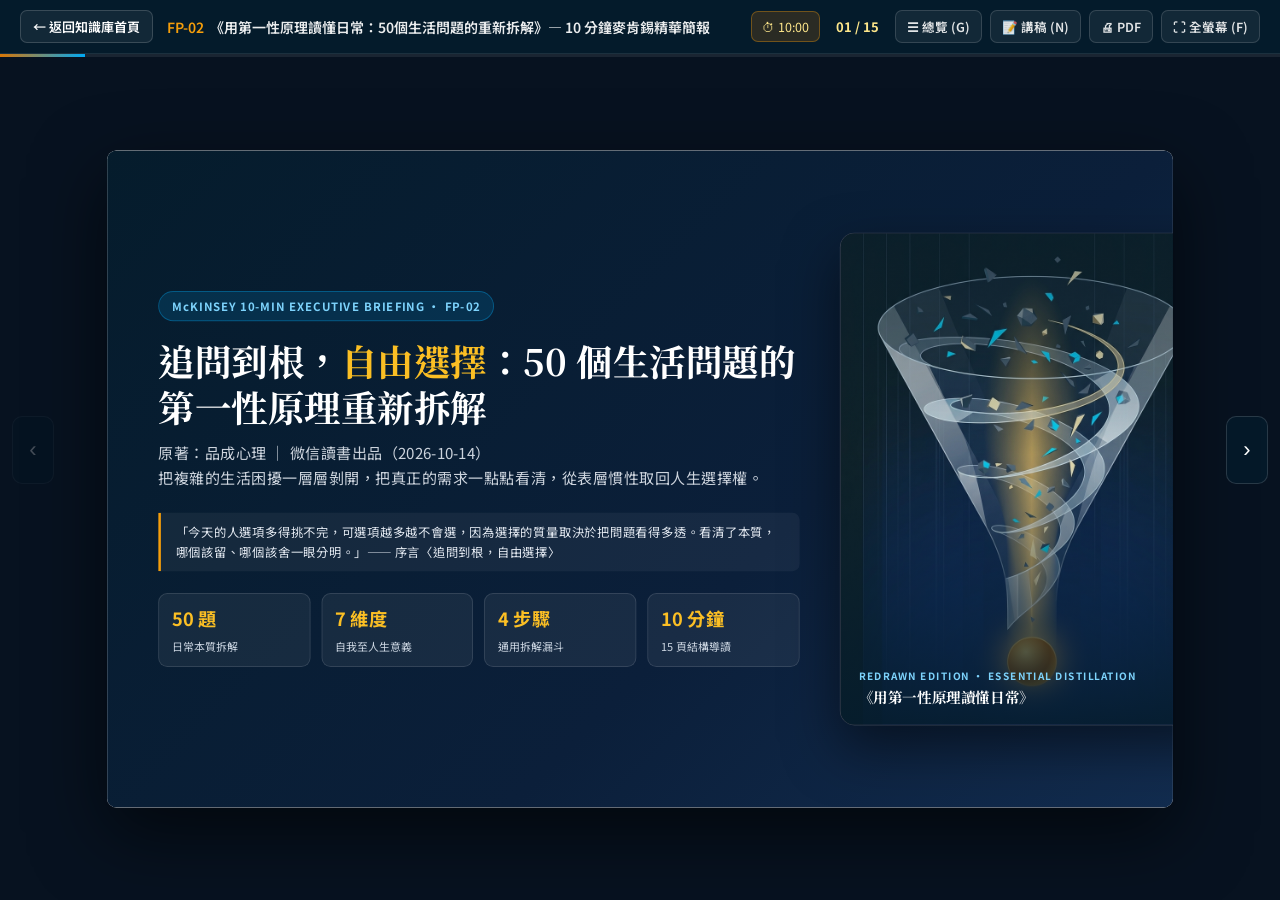
<file: decks/fp-daily-50-pincheng.html>
<!DOCTYPE html>
<html lang="zh-Hant">
<head>
  <meta charset="UTF-8" />
  <meta name="viewport" content="width=device-width, initial-scale=1.0" />
  <title>《用第一性原理讀懂日常》10 分鐘麥肯錫精華簡報 ｜ 第一性原理知識庫</title>
  <link rel="preconnect" href="https://fonts.googleapis.com" />
  <link rel="preconnect" href="https://fonts.gstatic.com" crossorigin />
  <link href="https://fonts.googleapis.com/css2?family=Noto+Sans+TC:wght@400;500;600;700;800&family=Noto+Serif+TC:wght@600;700&display=swap" rel="stylesheet" />
  <link rel="stylesheet" href="../assets/css/deck.css" />
</head>
<body>
  <!-- Top Toolbar -->
  <header class="deck-topbar">
    <div class="deck-left">
      <a href="../index.html" class="btn-back-home">← 返回知識庫首頁</a>
      <div class="deck-title-bar"><span>FP-02</span>《用第一性原理讀懂日常：50個生活問題的重新拆解》— 10 分鐘麥肯錫精華簡報</div>
    </div>
    <div class="deck-controls">
      <span class="timer-pill" id="timer-pill" title="點擊開始/暫停 10 分鐘演講計時（雙擊重置）">⏱ 10:00</span>
      <span class="slide-counter" id="slide-counter">01 / 15</span>
      <button type="button" class="ctrl-btn" id="btn-grid" title="縮圖總覽與頁內檢索 (G)">☰ 總覽 (G)</button>
      <button type="button" class="ctrl-btn" id="btn-notes" title="切換三段式講者備忘稿 (N)">📝 講稿 (N)</button>
      <button type="button" class="ctrl-btn" id="btn-print" title="列印或匯出 PDF">🖨 PDF</button>
      <button type="button" class="ctrl-btn" id="btn-fullscreen" title="全螢幕簡報 (F)">⛶ 全螢幕 (F)</button>
    </div>
  </header>

  <div class="progress-track"><div class="progress-fill" id="progress-fill"></div></div>

  <button type="button" class="nav-arrow prev" id="btn-prev" aria-label="上一頁">‹</button>
  <button type="button" class="nav-arrow next" id="btn-next" aria-label="下一頁">›</button>

  <main class="stage-wrapper" id="stage-wrapper">
    <div class="stage-scaler" id="stage-scaler">

      <!-- ==================== SLIDE 1: COVER ==================== -->
      <section class="slide cover-slide active" id="slide-1" data-kicker="封面與核心主張" data-title="追問到根，自由選擇：拆解七大人生維度五十個日常難題"
        data-note-conclusion="品成心理《用第一性原理讀懂日常》的核心主張是「追問到根，自由選擇」——現代人選項極多卻越選越焦慮，根源在於看不清問題本質。"
        data-note-evidence="全書由微信讀書出品（2026年10月），涵蓋七個生活維度共 50 個高頻命題，每題都以「本質是 X，不是 Y」的對立結構呈現，並結合東西方經典與現代心理/經濟學實證。"
        data-note-transition="第 2 頁先用一張全書結構骨架圖，看懂這 50 個問題是如何從內在自我一路展開到終極人生意義。">
        <div class="cover-grid">
          <div>
            <div class="cover-eyebrow">McKINSEY 10-MIN EXECUTIVE BRIEFING · FP-02</div>
            <h1 class="cover-title">追問到根，<span>自由選擇</span>：50 個生活問題的第一性原理重新拆解</h1>
            <p class="cover-subtitle">
              原著：品成心理 ｜ 微信讀書出品（2026-10-14）<br>
              把複雜的生活困擾一層層剝開，把真正的需求一點點看清，從表層慣性取回人生選擇權。
            </p>
            <div class="cover-quote">
              「今天的人選項多得挑不完，可選項越多越不會選，因為選擇的質量取決於把問題看得多透。看清了本質，哪個該留、哪個該舍一眼分明。」—— 序言〈追問到根，自由選擇〉
            </div>
            <div class="cover-metrics">
              <div class="cover-metric-box"><strong>50 題</strong><span>日常本質拆解</span></div>
              <div class="cover-metric-box"><strong>7 維度</strong><span>自我至人生意義</span></div>
              <div class="cover-metric-box"><strong>4 步驟</strong><span>通用拆解漏斗</span></div>
              <div class="cover-metric-box"><strong>10 分鐘</strong><span>15 頁結構導讀</span></div>
            </div>
          </div>
          <div class="cover-art-frame">
            <img src="../assets/images/book-fp-daily-50-cover.jpg" alt="《用第一性原理讀懂日常》重新繪製封面插畫：螺旋漏斗萃取黃金本質核心" />
            <div class="cover-art-scrim"></div>
            <div class="cover-art-caption">
              <span class="tag">REDRAWN EDITION · ESSENTIAL DISTILLATION</span>
              <strong>《用第一性原理讀懂日常》</strong>
            </div>
          </div>
        </div>
      </section>

      <!-- ==================== SLIDE 2: ARCHITECTURE ==================== -->
      <section class="slide" id="slide-2" data-kicker="全書邏輯骨架" data-title="四步追問法貫穿七大人生維度，從自我內核走向選擇自由"
        data-note-conclusion="全書架構不是隨機的 50 篇散文，而是由內而外、由基礎到意義的七層同心圓展開，每一條都套用同一套「四步追問法」。"
        data-note-evidence="序言確立四步方法論與馬斯克/蘇格拉底/《大學》源頭；第一至七部分依序涵蓋：自我成長(11條)、思維認知(8條)、事業成就(6條)、財富金錢(5條)、關係情感(10條)、健康身體(5條)、人生意義(5條)，合計 50 條。"
        data-note-transition="先掌握全書地圖後，第 3 頁我們解剖這把「追問之刀」本身：第一性原理四步法如何把火箭發射成本砍掉 92%？">
        <div class="slide-header">
          <div>
            <div class="slide-kicker">01 · 全書架構總覽 <span class="archetype-badge">版型 2 + 4：結構骨架圖</span></div>
            <h2 class="action-title">全書以「四步追問法」為總引擎，由內而外重新校準 7 大人生維度的 50 個底層定義</h2>
          </div>
          <div class="slide-page-badge">P02 / 15</div>
        </div>
        <div class="slide-body">
          <div class="svg-box" style="flex:1;">
            <svg viewBox="0 0 1120 390" xmlns="http://www.w3.org/2000/svg" aria-label="七大人生維度與四步引擎骨架圖">
              <!-- Top Engine -->
              <rect x="20" y="14" width="1080" height="72" rx="10" fill="#051C2C"/>
              <text x="42" y="42" fill="#FBBF24" font-size="15" font-weight="700">序言 · 總方法論引擎：第一性原理四步法（馬斯克 SpaceX 2% 原材料 ✕ 蘇格拉底反詰法 ✕ 《大學》物有本末）</text>
              <text x="42" y="68" fill="#CBD5E1" font-size="12.5">① 拋開大家習慣的做法 ➔ ② 連問為什麼直到無法再分（本質） ➔ ③ 鎖定必須滿足的條件 ➔ ④ 重建滿足該條件的新解法</text>

              <!-- 7 Dimension Cards -->
              <rect x="20" y="108" width="144" height="205" rx="8" fill="#F8FAFC" stroke="#1E3A8A" stroke-width="1.8"/>
              <rect x="20" y="108" width="144" height="32" rx="6" fill="#1E3A8A"/>
              <text x="92" y="129" text-anchor="middle" fill="#fff" font-size="12.5" font-weight="700">一、自我與成長</text>
              <text x="92" y="162" text-anchor="middle" fill="#D97706" font-size="18" font-weight="800">#1–#11</text>
              <text x="30" y="188" fill="#334155" font-size="11.5">• 自律＝習慣</text>
              <text x="30" y="208" fill="#334155" font-size="11.5">• 專注＝放棄</text>
              <text x="30" y="228" fill="#334155" font-size="11.5">• 情緒＝接納</text>
              <text x="30" y="248" fill="#334155" font-size="11.5">• 反內耗＝行動</text>
              <text x="30" y="268" fill="#334155" font-size="11.5">• 鬆弛＝放執念</text>
              <text x="30" y="294" fill="#1E3A8A" font-size="11" font-weight="700">（11 條內在秩序）</text>

              <rect x="176" y="108" width="144" height="205" rx="8" fill="#F8FAFC" stroke="#1E3A8A" stroke-width="1.8"/>
              <rect x="176" y="108" width="144" height="32" rx="6" fill="#1E3A8A"/>
              <text x="248" y="129" text-anchor="middle" fill="#fff" font-size="12.5" font-weight="700">二、思維與認知</text>
              <text x="248" y="162" text-anchor="middle" fill="#D97706" font-size="18" font-weight="800">#12–#19</text>
              <text x="186" y="188" fill="#334155" font-size="11.5">• 升級＝換框架</text>
              <text x="186" y="208" fill="#334155" font-size="11.5">• 祛魅＝看真實</text>
              <text x="186" y="228" fill="#334155" font-size="11.5">• 學習＝應用</text>
              <text x="186" y="248" fill="#334155" font-size="11.5">• 決策＝目的</text>
              <text x="186" y="268" fill="#334155" font-size="11.5">• 覆盤＝提規律</text>
              <text x="186" y="294" fill="#1E3A8A" font-size="11" font-weight="700">（8 條認知工具）</text>

              <rect x="332" y="108" width="144" height="205" rx="8" fill="#F8FAFC" stroke="#00A9F4" stroke-width="1.8"/>
              <rect x="332" y="108" width="144" height="32" rx="6" fill="#0369A1"/>
              <text x="404" y="129" text-anchor="middle" fill="#fff" font-size="12.5" font-weight="700">三、事業與成就</text>
              <text x="404" y="162" text-anchor="middle" fill="#D97706" font-size="18" font-weight="800">#20–#25</text>
              <text x="342" y="188" fill="#334155" font-size="11.5">• 職場＝價值</text>
              <text x="342" y="208" fill="#334155" font-size="11.5">• 長期＝複利</text>
              <text x="342" y="228" fill="#334155" font-size="11.5">• 管理＝成就人</text>
              <text x="342" y="248" fill="#334155" font-size="11.5">• 反脆弱＝用波動</text>
              <text x="342" y="268" fill="#334155" font-size="11.5">• 匠心＝合道</text>
              <text x="342" y="294" fill="#0369A1" font-size="11" font-weight="700">（6 條產出槓桿）</text>

              <rect x="488" y="108" width="144" height="205" rx="8" fill="#FFFDF7" stroke="#D97706" stroke-width="1.8"/>
              <rect x="488" y="108" width="144" height="32" rx="6" fill="#B45309"/>
              <text x="560" y="129" text-anchor="middle" fill="#fff" font-size="12.5" font-weight="700">四、財富與金錢</text>
              <text x="560" y="162" text-anchor="middle" fill="#B45309" font-size="18" font-weight="800">#26–#30</text>
              <text x="498" y="188" fill="#334155" font-size="11.5">• 投資＝風控</text>
              <text x="498" y="208" fill="#334155" font-size="11.5">• 斷舍離＝留重要</text>
              <text x="498" y="228" fill="#334155" font-size="11.5">• 營銷＝價值交換</text>
              <text x="498" y="248" fill="#334155" font-size="11.5">• 保險＝互助</text>
              <text x="498" y="268" fill="#334155" font-size="11.5">• 財富＝資產</text>
              <text x="498" y="294" fill="#B45309" font-size="11" font-weight="700">（5 條存量守則）</text>

              <rect x="644" y="108" width="144" height="205" rx="8" fill="#F8FAFC" stroke="#00A9F4" stroke-width="1.8"/>
              <rect x="644" y="108" width="144" height="32" rx="6" fill="#0369A1"/>
              <text x="716" y="129" text-anchor="middle" fill="#fff" font-size="12.5" font-weight="700">五、關係與情感</text>
              <text x="716" y="162" text-anchor="middle" fill="#D97706" font-size="18" font-weight="800">#31–#40</text>
              <text x="654" y="188" fill="#334155" font-size="11.5">• 家庭＝責任</text>
              <text x="654" y="208" fill="#334155" font-size="11.5">• 親子＝陪伴</text>
              <text x="654" y="228" fill="#334155" font-size="11.5">• 社交＝品質</text>
              <text x="654" y="248" fill="#334155" font-size="11.5">• 邊界＝分你我</text>
              <text x="654" y="268" fill="#334155" font-size="11.5">• 情緒價值＝接納</text>
              <text x="654" y="294" fill="#0369A1" font-size="11" font-weight="700">（10 條關係契約）</text>

              <rect x="800" y="108" width="144" height="205" rx="8" fill="#F0FDFA" stroke="#0F766E" stroke-width="1.8"/>
              <rect x="800" y="108" width="144" height="32" rx="6" fill="#0F766E"/>
              <text x="872" y="129" text-anchor="middle" fill="#fff" font-size="12.5" font-weight="700">六、健康與身體</text>
              <text x="872" y="162" text-anchor="middle" fill="#0F766E" font-size="18" font-weight="800">#41–#45</text>
              <text x="810" y="188" fill="#334155" font-size="11.5">• 健康＝身心愉悅</text>
              <text x="810" y="208" fill="#334155" font-size="11.5">• 減肥＝攝入&lt;消耗</text>
              <text x="810" y="228" fill="#334155" font-size="11.5">• 睡眠＝規律</text>
              <text x="810" y="248" fill="#334155" font-size="11.5">• 飲食＝均衡</text>
              <text x="810" y="268" fill="#334155" font-size="11.5">• 運動＝可持續</text>
              <text x="810" y="294" fill="#0F766E" font-size="11" font-weight="700">（5 條生理秩序）</text>

              <rect x="956" y="108" width="144" height="205" rx="8" fill="#051C2C"/>
              <rect x="956" y="108" width="144" height="32" rx="6" fill="#D97706"/>
              <text x="1028" y="129" text-anchor="middle" fill="#fff" font-size="12.5" font-weight="700">七、人生與意義</text>
              <text x="1028" y="162" text-anchor="middle" fill="#FBBF24" font-size="18" font-weight="800">#46–#50</text>
              <text x="966" y="188" fill="#E2E8F0" font-size="11.5">• 幸福＝意義</text>
              <text x="966" y="208" fill="#E2E8F0" font-size="11.5">• 心流＝投入</text>
              <text x="966" y="228" fill="#E2E8F0" font-size="11.5">• 實現＝成自己</text>
              <text x="966" y="248" fill="#E2E8F0" font-size="11.5">• 自洽＝一致</text>
              <text x="966" y="268" fill="#FBBF24" font-size="11.5" font-weight="700">• 自由＝能選擇</text>
              <text x="966" y="294" fill="#7DD3FC" font-size="11" font-weight="700">（5 條終極歸宿）</text>

              <!-- Bottom convergence -->
              <rect x="20" y="330" width="1080" height="46" rx="8" fill="#FEF3C7" stroke="#F59E0B"/>
              <text x="560" y="358" text-anchor="middle" fill="#92400E" font-size="13.5" font-weight="700">最終收斂：每一條都遵循「是 X，不是 Y」結構 ➔ 看清根源之後，在選項過剩的時代為自己拿回專屬選擇權（#50 自由）</text>
            </svg>
          </div>
        </div>
        <div class="source-footer"><span>來源：《用第一性原理讀懂日常：50個生活問題的重新拆解》目錄與序言</span><span>McKinsey Architecture Map</span></div>
      </section>

      <!-- ==================== SLIDE 3: METHOD & SPACEX ==================== -->
      <section class="slide" id="slide-3" data-kicker="序言 · 方法論源流" data-title="類比思維困於高價慣性，第一性四步法看穿 2% 原材料降本 92%"
        data-note-conclusion="類比思維看別人怎麼做就跟著做；第一性原理四步法追問到不可再分的基本事實（如火箭原料僅佔售價約 2%），砍掉中間冗餘重建系統，實現 92% 成本降幅。"
        data-note-evidence="2001 年馬斯克赴俄買退役彈道導彈，報價從 800 萬漲到 1800 萬美元；當時傳統近地軌道發射均價約 $18,500/kg。馬斯克拆解鋁/鈦/銅/碳纖維原料約佔 2%（對比特斯拉汽車原料佔 20-25%），發現貴在「未上天零件不用」舊規矩、4-5 層外包加價、與政府成本加成合同。SpaceX 自製＋回收佔整枚價約 3/4 的一級火箭，將獵鷹 9 號降至 $2,700/kg、重型獵鷹降至 $1,400/kg（降幅達 92%）。"
        data-note-transition="掌握這套四步拆解漏斗後，第 4 頁起我們正式進入第一維度「自我與成長」（#1–#6）。">
        <div class="slide-header">
          <div>
            <div class="slide-kicker">02 · 序言：第一性原理四步拆解法 <span class="archetype-badge">版型 1 + 6：標竿實證與對立</span></div>
            <h2 class="action-title">破除「向來如此」的類比惰性：SpaceX 看穿原料僅 2% 實現單位發射成本降 92%</h2>
          </div>
          <div class="slide-page-badge">P03 / 15</div>
        </div>
        <div class="slide-body">
          <div class="split-55-45">
            <div class="svg-box">
              <svg viewBox="0 0 610 400" xmlns="http://www.w3.org/2000/svg" aria-label="SpaceX 入軌成本降幅與火箭價格結構拆解">
                <text x="18" y="26" fill="#051C2C" font-size="14.5" font-weight="700">SpaceX 第一性原理實證：近地軌道每公斤載荷發射成本對比</text>
                <!-- Bar chart -->
                <rect x="20" y="46" width="570" height="175" rx="8" fill="#F8FAFC" stroke="#CBD5E1"/>
                <text x="36" y="76" fill="#475569" font-size="12.5" font-weight="700">傳統航天均價</text>
                <rect x="145" y="58" width="380" height="26" rx="4" fill="#94A3B8"/>
                <text x="532" y="76" fill="#334155" font-size="12.5" font-weight="700">$18,500 / kg</text>

                <text x="36" y="122" fill="#1E3A8A" font-size="12.5" font-weight="700">獵鷹 9 號</text>
                <rect x="145" y="104" width="56" height="26" rx="4" fill="#00A9F4"/>
                <text x="210" y="122" fill="#0369A1" font-size="12.5" font-weight="700">~$2,700 / kg</text>

                <text x="36" y="168" fill="#B45309" font-size="12.5" font-weight="700">重型獵鷹</text>
                <rect x="145" y="150" width="29" height="26" rx="4" fill="#D97706"/>
                <text x="184" y="168" fill="#B45309" font-size="13" font-weight="800">$1,400 / kg（整體降幅 92%！）</text>

                <text x="36" y="205" fill="#475569" font-size="11.5">拆解真相：鋁/鈦/銅/碳纖維原料僅佔 ~2%（汽車 20–25%）；98% 貴在 4–5 層外包、60年代零件與成本加成合同</text>

                <!-- 4 steps funnel -->
                <rect x="20" y="238" width="570" height="150" rx="10" fill="#051C2C"/>
                <text x="38" y="264" fill="#FBBF24" font-size="13.5" font-weight="700">通用四步操作法（本書 50 個生活問題全部套用此漏斗）</text>
                <rect x="36" y="280" width="128" height="92" rx="6" fill="#132E52"/>
                <text x="48" y="302" fill="#7DD3FC" font-size="12.5" font-weight="700">1. 放下慣例</text>
                <text x="48" y="324" fill="#E2E8F0" font-size="11">擱置別人怎麼做，</text>
                <text x="48" y="342" fill="#E2E8F0" font-size="11">問這件事本身是什麼</text>

                <rect x="174" y="280" width="134" height="92" rx="6" fill="#1E3A8A" stroke="#F59E0B"/>
                <text x="186" y="302" fill="#FBBF24" font-size="12.5" font-weight="700">2. 追問至底 ★</text>
                <text x="186" y="324" fill="#fff" font-size="11">連問為什麼到無可再</text>
                <text x="186" y="342" fill="#fff" font-size="11">問（不可再分的事實）</text>

                <rect x="318" y="280" width="128" height="92" rx="6" fill="#132E52"/>
                <text x="330" y="302" fill="#7DD3FC" font-size="12.5" font-weight="700">3. 鎖定條件</text>
                <text x="330" y="324" fill="#E2E8F0" font-size="11">先不急找答案，問它</text>
                <text x="330" y="342" fill="#E2E8F0" font-size="11">「必須滿足什麼條件」</text>

                <rect x="456" y="280" width="118" height="92" rx="6" fill="#0F766E"/>
                <text x="468" y="302" fill="#FDE68A" font-size="12.5" font-weight="700">4. 重建解法</text>
                <text x="468" y="324" fill="#fff" font-size="11">找滿足條件之物，</text>
                <text x="468" y="342" fill="#fff" font-size="11">如自製＋回收一級</text>
              </svg>
            </div>
            <div style="display:flex;flex-direction:column;gap:11px;">
              <div class="mck-card red">
                <h4>類比思維 vs. 第一性原理</h4>
                <ul class="mck-list">
                  <li><strong>類比思維：</strong>看見別人賣千萬美元就認定火箭本來這麼貴，只能在價格與細節微調打轉。</li>
                  <li><strong>第一性原理：</strong>砍掉中間商並回收佔整枚約 3/4 價格的一級火箭，透過複用攤薄固定成本。</li>
                </ul>
              </div>
              <div class="mck-card gold">
                <h4>三大哲學思想源流匯聚</h4>
                <ul class="mck-list">
                  <li><strong>亞里士多德：</strong>系統中存在無法由其他命題推導、不可違背或刪除的最基本前提。</li>
                  <li><strong>蘇格拉底（助產術）：</strong>不給現成答案，用連續追問逼出對方自己想明白的本質。</li>
                  <li><strong>《大學》：</strong>「物有本末，事有終始，知所先後，則近道矣。」</li>
                </ul>
              </div>
              <div class="callout-navy">
                <strong>本方法最難的一步：</strong>第 2 步「往下追問」——多數人停在別人給的表象名詞，唯有問到根，才擁有自由選擇的底氣。
              </div>
            </div>
          </div>
        </div>
        <div class="source-footer"><span>來源：《用第一性原理讀懂日常》序言〈追問到根，自由選擇〉（含 SpaceX 公開數據）</span><span>Methodological Foundation</span></div>
      </section>

      <!-- ==================== SLIDE 4: DIM 1A (#1-6) ==================== -->
      <section class="slide" id="slide-4" data-kicker="一 · 自我與成長 (#1–#6)" data-title="別跟有限意志力硬扛：用習慣、物理隔離、情緒疏導與內驅立序"
        data-note-conclusion="自我管理的前六條共同破除「硬扛意志力」迷思：自律靠習慣、專注靠放棄、情緒靠疏導接納、興趣靠無酬內驅、慎獨靠不自欺。"
        data-note-evidence="#1 鮑邁斯特蘿蔔與巧克力實驗＆《掌控習慣》＆村上春樹作息；#2 杜威「我們從對經驗的反思中學習」＆曾子三省＆王陽明事上磨鍊；#3 喬布斯回蘋果把 300 多型號砍到 10 個；#4 韋格納白熊實驗＆ACT接納承諾療法＆大禹疏導治水；#5 德西實驗（給錢再撤錢，參與時間反短於無報酬組）；#6 《大學》毋自欺＆東漢楊震「四知」拒金。"
        data-note-transition="打通自律與情緒底座後，第 5 頁處理現代人最痛的五題：中庸、反內耗、自我價值、鬆弛感與無為 (#7–#11)。">
        <div class="slide-header">
          <div>
            <div class="slide-kicker">03 · 維度一：自我與成長 A (#1–#6) <span class="archetype-badge">版型 6：六組本質對照表</span></div>
            <h2 class="action-title">高能量自我秩序不靠咬牙硬扛，而在設計習慣、隔離誘惑、接納情緒與不自欺</h2>
          </div>
          <div class="slide-page-badge">P04 / 15</div>
        </div>
        <div class="slide-body">
          <table class="mck-table">
            <thead>
              <tr>
                <th style="width:14%;">議題</th>
                <th style="width:20%;">第一性原理（是 X）</th>
                <th style="width:16%;">常見誤區（不是 Y）</th>
                <th style="width:28%;">關鍵實證與東西方印證</th>
                <th style="width:22%;">立即可用最小行動</th>
              </tr>
            </thead>
            <tbody>
              <tr>
                <td><strong>#1 自律</strong></td>
                <td class="hl">習慣（低能耗重複）</td>
                <td>意志力硬撐</td>
                <td>鮑邁斯特自我損耗實驗；村上春樹四點起床不用鬧鐘之數十年固定作息</td>
                <td>目標拆成飯後 5 個俯臥撐，固定時間做滿 1 個月</td>
              </tr>
              <tr>
                <td><strong>#2 成長</strong></td>
                <td class="hl">反思（提煉養分）</td>
                <td>堆疊經歷</td>
                <td>杜威：不從經驗學，從對經驗的反思學；曾子吾日三省；王陽明事上磨鍊</td>
                <td>每件事後記一句：這件事教會我什麼？贏在運氣或實力？</td>
              </tr>
              <tr>
                <td><strong>#3 專注</strong></td>
                <td class="hl">放棄（排除選項）</td>
                <td>在誘惑旁剋制</td>
                <td>逐二兔不得一兔；喬布斯回蘋果大砍 300 多型號至 10 個，決定不做更重要</td>
                <td>手機移出房間關通知，只保留眼前唯一要事</td>
              </tr>
              <tr>
                <td><strong>#4 情緒管理</strong></td>
                <td class="hl">接納（疏導出口）</td>
                <td>壓制控制</td>
                <td>韋格納白熊實驗（越禁想越想）；大禹治水疏導勝鯀堵水；接納承諾療法 ACT</td>
                <td>先為狀態命名（「我現在很生氣」），讓情緒自然流出</td>
              </tr>
              <tr>
                <td><strong>#5 興趣</strong></td>
                <td class="hl">內在驅動（樂之者）</td>
                <td>短暫喜歡</td>
                <td>德西實驗（中途給錢又撤錢，熱情反低於未領錢組）；孔子好之不如樂之者</td>
                <td>自問：無人點贊也無報酬時，我還願投入精力嗎？</td>
              </tr>
              <tr>
                <td><strong>#6 慎獨</strong></td>
                <td class="hl">不自欺（對己誠實）</td>
                <td>人後硬守規矩</td>
                <td>《大學》毋自欺；東漢楊震「天知地知你知我知」拒深夜送金</td>
                <td>獨處時自問：沒人看見我還這樣做嗎？不開第一個口子</td>
              </tr>
            </tbody>
          </table>
          <div class="callout-gold">
            <strong>貫穿 #1–#6 的底層邏輯：</strong>意志力與剋制都是會枯竭的高耗能動作；真正穩固的自我秩序，是透過「習慣自動化、物理隔離、疏導接納與內在誠實」將摩擦降到最低。
          </div>
        </div>
        <div class="source-footer"><span>來源：《用第一性原理讀懂日常》第一部分〈自我與成長〉第 1–6 節</span><span>Dimension 1A: Self-Regulation</span></div>
      </section>

      <!-- ==================== SLIDE 5: DIM 1B (#7-11) ==================== -->
      <section class="slide" id="slide-5" data-kicker="一 · 自我與成長 (#7–#11)" data-title="以實體行動終結大腦內耗，在控制二分法與順道而為中找回真鬆弛"
        data-note-conclusion="內耗源自「拿想替代做」讓默認模式網絡 (DMN) 空轉；鬆弛感不是躺平，而是把「能控制的準備」與「不能控制的結果」徹底切分。"
        data-note-evidence="#7 中庸非平庸，乃《中庸》執兩用中與亞里士多德黃金中道（勇氣介於魯莽與膽小之間）；#8 反內耗引《為學》窮富和尚、腦科學默認模式網絡 (DMN) 及卡里爾三步法（問最壞→接受→把力氣花在改善）；#9 阿德勒課題分離與孔子「人不知而不慍」；#10 2022 機場行李案例、愛比克泰德控制二分法、曾國藩莫問收穫；#11 老子治大國若烹小鮮、宋人拔苗助長、亞當·斯密看不見的手。"
        data-note-transition="安頓好自我內在之後，第 6 頁進入第二維度「思維與認知」（#12–#19）：為什麼一年讀一百本書認知卻沒升級？">
        <div class="slide-header">
          <div>
            <div class="slide-kicker">04 · 維度一：自我與成長 B (#7–#11) <span class="archetype-badge">版型 8 + 6：控制矩陣與機制圖</span></div>
            <h2 class="action-title">用「最小實體行動」切斷大腦 DMN 空轉，分清可控與不可控獲得真鬆弛</h2>
          </div>
          <div class="slide-page-badge">P05 / 15</div>
        </div>
        <div class="slide-body">
          <div class="split-55-45">
            <div class="svg-box">
              <svg viewBox="0 0 600 400" xmlns="http://www.w3.org/2000/svg" aria-label="反內耗行動橋與鬆弛感控制二分矩陣">
                <text x="16" y="24" fill="#051C2C" font-size="14.5" font-weight="700">#8 反內耗機制：想與做脫節 ➔ DMN 空轉（《為學》＋卡里爾三步）</text>
                <rect x="16" y="42" width="276" height="122" rx="8" fill="#FEF2F2" stroke="#FCA5A5"/>
                <text x="32" y="68" fill="#B91C1C" font-size="13.5" font-weight="700">內耗迴圈：拿「想」替代「做」</text>
                <text x="32" y="92" fill="#334155" font-size="12">• 富和尚籌劃僱船數年仍在原地</text>
                <text x="32" y="112" fill="#334155" font-size="12">• 發呆空想激活默認模式網絡 (DMN)</text>
                <text x="32" y="132" fill="#334155" font-size="12">• 想通是偽命題，越安全原地打轉越焦慮</text>

                <rect x="308" y="42" width="276" height="122" rx="8" fill="#F0FDFA" stroke="#5EEAD4"/>
                <text x="324" y="68" fill="#0F766E" font-size="13.5" font-weight="700">破局橋樑：卡里爾三步 ➔ 做通</text>
                <text x="324" y="92" fill="#0F172A" font-size="12">1. 問最壞結果是什么？ 2. 接受最壞結果</text>
                <text x="324" y="112" fill="#0F172A" font-size="12">3. 騰出腦力投入補救（窮和尚一瓶一缽赴南海）</text>
                <text x="324" y="136" fill="#0F766E" font-size="12" font-weight="700">專注動手做小步 ➔ 直接壓低 DMN 活躍</text>

                <!-- #10 Controllable vs Uncontrollable -->
                <text x="16" y="196" fill="#051C2C" font-size="14.5" font-weight="700">#10 鬆弛感本質：把可控與不可控重新分開（愛比克泰德 ✕ 曾國藩）</text>
                <rect x="16" y="212" width="276" height="172" rx="8" fill="#051C2C"/>
                <text x="34" y="240" fill="#7DD3FC" font-size="13.5" font-weight="700">✓ 我能控制的（全力抓牢）</text>
                <text x="34" y="266" fill="#E2E8F0" font-size="12">• 事前準備、行動態度、應對突發補救</text>
                <text x="34" y="288" fill="#E2E8F0" font-size="12">• 曾國藩「但問耕耘」：訂正錯題、聯絡寄箱</text>
                <text x="34" y="316" fill="#FBBF24" font-size="12" font-weight="700">真正鬆弛＝對能管的事負起全責</text>
                <text x="34" y="340" fill="#94A3B8" font-size="11.5">反例：撒手不管嘴上隨緣＝「躺平逃避」</text>

                <rect x="308" y="212" width="276" height="172" rx="8" fill="#FFFDF7" stroke="#F59E0B"/>
                <text x="326" y="240" fill="#B45309" font-size="13.5" font-weight="700">✕ 我不能控制的（果斷鬆手）</text>
                <text x="326" y="266" fill="#334155" font-size="12">• 別人點贊評價、孩子本次分數、上司批否</text>
                <text x="326" y="288" fill="#334155" font-size="12">• 愛比克泰德：身體、財產、名譽非己決定</text>
                <text x="326" y="316" fill="#B91C1C" font-size="12" font-weight="700">執念＝死盯管不了的結果 ➔ 越盯越慌</text>
                <text x="326" y="340" fill="#475569" font-size="11.5">放下執念 ➔ 心裡平靜不與規律對抗</text>
              </svg>
            </div>
            <div style="display:flex;flex-direction:column;gap:11px;">
              <div class="mck-card">
                <h4>#7 中庸是恰到好處，不是平庸</h4>
                <p>開會不表態推說「性格內向」是逃責的平庸；真中庸是「過猶不及」與亞里士多德黃金中道——在說話速度、情緒強弱上拿捏精準<strong>分寸感</strong>。</p>
              </div>
              <div class="mck-card gold">
                <h4>#9 自我價值是內在確認，不是外在認可</h4>
                <p>他人嘴巴隨情緒起落；落實阿德勒「課題分離」與孔子「人不知而不慍」。列出 3 件自己做過但無人知曉的好事，拿回自我定價權。</p>
              </div>
              <div class="mck-card cyan">
                <h4>#11 無為是不妄為，不是無所作為</h4>
                <p>「無」是不要而非沒有。反對宋人拔苗助長式瞎用力；如老子「治大國若烹小鮮」與亞當·斯密「看不見的手」，看清事物規律後順勢而行。</p>
              </div>
            </div>
          </div>
        </div>
        <div class="source-footer"><span>來源：《用第一性原理讀懂日常》第一部分〈自我與成長〉第 7–11 節</span><span>Dimension 1B: Inner Freedom</span></div>
      </section>

      <!-- ==================== SLIDE 6: DIM 2 COGNITION (#12-19) ==================== -->
      <section class="slide" id="slide-6" data-kicker="二 · 思維與認知 (#12–#19)" data-title="停止往舊框架填書：更新評價坐標、落實 24 小時最小應用與以目的定決策"
        data-note-conclusion="認知升級不在讀了幾百本書，而在是否更換底層「框架」；學習與知行合一的檢驗標準只有一個：24 小時內能否變成手上動作與可複用規律。"
        data-note-evidence="#12 哥白尼未增觀測數據，只將地球中心換為太陽中心，便取代托勒密 80 多個本輪；芒格警惕「手裡只有錘子看什麼都像釘子」。#13 韋伯祛魅＆荀子《解蔽》＆羅曼羅蘭：否定是另一種美化。#14 24 小時最小應用分水嶺；#15 孔子學而不思則罔＆閱讀三問；#16 《大學》知止而後有定＆巴菲特 20 孔打孔卡；#17 柳傳志覆盤四步＆豐田五問；#18 王陽明知是行之始＆行為激活療法；#19 懷特海《教育的目的》＆《學記》記問之學不足以為人師。"
        data-note-transition="看清思考與認知工具後，第 7 頁進入第三維度「事業與成就」（#20–#25）：職場、管理與長期主義的本質是什麼？">
        <div class="slide-header">
          <div>
            <div class="slide-kicker">05 · 維度二：思維與認知 (#12–#19) <span class="archetype-badge">版型 5 + 6：框架躍遷與認知閉環</span></div>
            <h2 class="action-title">資料不變、框架一換結論全變：以目的篩選項、以 24H 最小應用打通「知行一體」</h2>
          </div>
          <div class="slide-page-badge">P06 / 15</div>
        </div>
        <div class="slide-body">
          <div class="split-45-55">
            <div class="svg-box">
              <svg viewBox="0 0 510 400" xmlns="http://www.w3.org/2000/svg" aria-label="哥白尼框架置換與知行一體閉環">
                <text x="16" y="24" fill="#051C2C" font-size="14" font-weight="700">#12 認知升級：換框架，不堆知識（哥白尼 vs 托勒密）</text>
                <rect x="16" y="42" width="228" height="128" rx="8" fill="#F1F5F9" stroke="#CBD5E1"/>
                <text x="30" y="68" fill="#475569" font-size="13" font-weight="700">舊框架裡拼命塞書</text>
                <text x="30" y="92" fill="#334155" font-size="11.5">• 托勒密地心說疊加 80+ 本輪</text>
                <text x="30" y="112" fill="#334155" font-size="11.5">• 讀幾十本 K 線書仍追漲殺跌</text>
                <text x="30" y="132" fill="#B91C1C" font-size="11.5" font-weight="700">經驗越厚框架越死 ➔ 越學越虧</text>

                <rect x="262" y="42" width="232" height="128" rx="8" fill="#051C2C"/>
                <text x="276" y="68" fill="#FBBF24" font-size="13" font-weight="700">哥白尼式框架置換</text>
                <text x="276" y="92" fill="#E2E8F0" font-size="11.5">• 同樣觀測數據，只換太陽為中心</text>
                <text x="276" y="112" fill="#E2E8F0" font-size="11.5">• 80 本輪壓縮為一句話說透</text>
                <text x="276" y="132" fill="#7DD3FC" font-size="11.5" font-weight="700">芒格：多學科模型替換單一錘子</text>

                <!-- #14-#18 Action Loop -->
                <text x="16" y="200" fill="#051C2C" font-size="14" font-weight="700">#14–#18 知識轉化能力四關卡（打通瀏覽與空想的鴻溝）</text>
                <rect x="16" y="218" width="478" height="168" rx="10" fill="#FFFDF7" stroke="#F59E0B"/>
                <text x="34" y="246" fill="#B45309" font-size="13" font-weight="700">1. 閱讀三問 (#15)：這節說什麼？對不對？我同意嗎？（防代思考）</text>
                <text x="34" y="276" fill="#051C2C" font-size="13" font-weight="700">2. 24H 最小應用 (#14)：學完 24 小時內講一遍或真實場景用一次</text>
                <text x="34" y="306" fill="#1E3A8A" font-size="13" font-weight="700">3. 知行一體 (#18)：行動才是知的完成形態（行為激活：先動再等情緒）</text>
                <text x="34" y="336" fill="#0F766E" font-size="13" font-weight="700">4. 覆盤提煉規律 (#17)：柳傳志四步＋豐田五問 ➔ 寫出一條下次可用規則</text>
                <text x="34" y="366" fill="#475569" font-size="11.5">註：拒絕流水帳日報（「上午開會下午改稿」），只留未來參照規則！</text>
              </svg>
            </div>
            <div style="display:flex;flex-direction:column;gap:10px;">
              <div class="mck-card">
                <h4>#13 祛魅是看清真實，不是全盤否定</h4>
                <p>偶像或伴侶濾鏡碎裂後破口大罵，只是從「美化」掉入另一種「貶低」。依韋伯與荀子《解蔽》，去掉幻想看清真實本相仍願愛它，才是成熟底氣。</p>
              </div>
              <div class="mck-card gold">
                <h4>#16 決策是目的，不是選項優缺點表</h4>
                <p>選項本身沒有答案。先依《大學》「知止而後有定」寫清當下唯一核心目的（金錢/成長/穩定），再像巴菲特「20 孔打孔卡」一樣按標準一秒篩掉不符選項。</p>
              </div>
              <div class="mck-card cyan">
                <h4>#19 教育是培養能力，不是分數高低</h4>
                <p>分數只抽樣「記憶與熟練」，抽不出解決無考綱問題的本事（《學記》記問之學不足為師；懷特海：掌握運用知識的藝術）。減半刷題時間做無標準答案實作。</p>
              </div>
            </div>
          </div>
        </div>
        <div class="source-footer"><span>來源：《用第一性原理讀懂日常》第二部分〈思維與認知〉第 12–19 節</span><span>Dimension 2: Mental Models &amp; Execution</span></div>
      </section>

      <!-- ==================== SLIDE 7: DIM 3 CAREER (#20-25) ==================== -->
      <section class="slide" id="slide-7" data-kicker="三 · 事業與成就 (#20–#25)" data-title="職場只為外部成果付費：靠複利積累、成就他人、槓鈴反脆弱與合道匠心突圍"
        data-note-conclusion="組織不存在內部成果，只為外部交付的價值買單；事業長青靠的不是苦熬時間或管死下屬，而是複利疊代、成就團隊、槓鈴抗波動與摸透事物規律的「合道」。"
        data-note-evidence="#20 德魯克「成果全在組織外部」與《論語》君子務本；#21 1.01 的 365 次方約 37 倍、巴菲特溼雪長坡、貝索斯 1997 股東信把利潤投回物流與體驗；#22 德魯克讓長處發揮、老子太上下知有之、杜魯門桌牌「責任止於此」；#23 塔勒布 2012《反脆弱》三態、九頭蛇、肌肉微撕裂、槓鈴策略（極穩保底＋小額高風險試錯）；#24 艾森豪威爾四象限「重要不緊急」與柯維以終為始、時間押注；#25 莊子庖丁解牛 19 年不換刀（以神遇而不以目視）、小野二郎壽司。"
        data-note-transition="看完事業與組織槓桿後，第 8 頁進入第四維度「財富與金錢」（#26–#30）：如何守住本金並將收入轉化為生錢資產？">
        <div class="slide-header">
          <div>
            <div class="slide-kicker">06 · 維度三：事業與成就 (#20–#25) <span class="archetype-badge">版型 2 + 8：事業六支柱與槓鈴圖</span></div>
            <h2 class="action-title">沒有功勞的苦勞不值錢：以價值交付、複利疊代與反脆弱槓鈴驅動事業躍遷</h2>
          </div>
          <div class="slide-page-badge">P07 / 15</div>
        </div>
        <div class="slide-body">
          <div class="grid-3">
            <div class="mck-card">
              <h4>#20 職場＝價值交付（非苦勞）</h4>
              <p><strong>誤區：</strong>把工時與抄送郵件當成果。<br><strong>本質：</strong>德魯克指出「成果全在組織外部」。每天自問從「忙不忙」改為「交出了什麼對客戶/同事有用的成果」。</p>
            </div>
            <div class="mck-card gold">
              <h4>#21 長期主義＝複利（非熬時間）</h4>
              <p><strong>誤區：</strong>把 1 年經驗重複用 10 年。<br><strong>本質：</strong>站在昨天肩膀疊加（1.01³⁶⁵≈37倍）；像巴菲特找「溼雪長坡」與貝索斯再投資，每天留下一點可複用沉澱。</p>
            </div>
            <div class="mck-card navy">
              <h4>#22 管理＝成就他人（非管住人）</h4>
              <p><strong>誤區：</strong>逐字改方案使下屬失能、主管過勞住院。<br><strong>本質：</strong>解決會做/願做/有資源三條件；老子「百姓皆謂我自然」，功勞歸夥伴、依杜魯門「責任止於此」擔責。</p>
            </div>
            <div class="mck-card">
              <h4>#24 時間管理＝目標（非效率）</h4>
              <p><strong>誤區：</strong>滿日程高效率卻做「緊急不重要」救火。<br><strong>本質：</strong>艾森豪威爾矩陣優先「重要但不緊急」，每天開工前花 20 分鐘對齊年度目標再時間押注。</p>
            </div>
            <div class="mck-card cyan">
              <h4>#25 匠心＝合道（非熟能生巧）</h4>
              <p><strong>誤區：</strong>錯誤方向重複二十年只是手熟。<br><strong>本質：</strong>如《莊子》庖丁一把刀用 19 年、小野二郎摸透魚米規律——先問決定好壞的「道」，練一次頂盲練十次。</p>
            </div>
            <div class="svg-box" style="padding:10px;">
              <svg viewBox="0 0 360 190" xmlns="http://www.w3.org/2000/svg" aria-label="塔勒布反脆弱槓鈴策略">
                <text x="10" y="20" fill="#051C2C" font-size="13" font-weight="700">#23 反脆弱＝從波動受益（槓鈴策略）</text>
                <rect x="14" y="42" width="110" height="86" rx="8" fill="#051C2C"/>
                <text x="69" y="72" text-anchor="middle" fill="#7DD3FC" font-size="13" font-weight="700">極穩保底端</text>
                <text x="69" y="94" text-anchor="middle" fill="#E2E8F0" font-size="11">守住現金流與</text>
                <text x="69" y="110" text-anchor="middle" fill="#E2E8F0" font-size="11">核心底氣不倒</text>

                <rect x="124" y="78" width="112" height="16" fill="#CBD5E1"/>
                <text x="180" y="70" text-anchor="middle" fill="#B91C1C" font-size="10.5" font-weight="700">忌全壓中間溫水檔</text>

                <rect x="236" y="42" width="110" height="86" rx="8" fill="#D97706"/>
                <text x="291" y="72" text-anchor="middle" fill="#FFFFFF" font-size="13" font-weight="700">小額試錯端</text>
                <text x="291" y="94" text-anchor="middle" fill="#FFFBEB" font-size="11">主動接納波動</text>
                <text x="291" y="110" text-anchor="middle" fill="#FFFBEB" font-size="11">博非對稱躍遷</text>

                <text x="14" y="156" fill="#334155" font-size="11">「風吹滅蠟燭，也能點燃山火」— 保底是為了</text>
                <text x="14" y="174" fill="#334155" font-size="11">敢於在波動中長本事（九頭蛇/免疫系統邏輯）</text>
              </svg>
            </div>
          </div>
        </div>
        <div class="source-footer"><span>來源：《用第一性原理讀懂日常》第三部分〈事業與成就〉第 20–25 節</span><span>Dimension 3: Value, Compounding &amp; Antifragility</span></div>
      </section>

      <!-- ==================== SLIDE 8: DIM 4 WEALTH (#26-30) ==================== -->
      <section class="slide" id="slide-8" data-kicker="四 · 財富與金錢 (#26–#30)" data-title="守住本金活下來、保障與理財分帳、並優先將工資流量轉化為生錢資產"
        data-note-conclusion="財富領域五條核心全部打破表象誘惑：投資核心在先不虧本金；保險是互助分攤池非理財；財富衡量存量資產而非月薪高低。"
        data-note-evidence="#26 虧損 50% 需翻倍回本，巴菲特兩條鐵律與 1969 年解散合夥基金，《孫子兵法》先為不可勝，四道防線（不懂不投/留生活費/分散/安全邊際）；#27 山下英子 2009《斷舍離》主角是人非物、莊子鷦鷯一枝；#28 科特勒《營銷管理》價值交換、同仁堂 1706 樂鳳鳴堂規；#29 2024 年國家金融監管總局交強險 3.72 億輛/保費 2710.6 億/賠付 2262.8 億/車均 762.5 元，平安人壽 2024 重疾件均賠僅約 8 萬，返還型保費為消費型 2 倍且保障低一半、前 5 年退保現金價值不足 20-30%，引隋朝長孫平義倉；#30 月薪 3 萬月光族 vs 月賺 5 千有三套房老張、《富爸爸窮爸爸》與《史記·貨殖列傳》以末致財用本守之。"
        data-note-transition="打理好事業與財富後，第 9 頁起進入第五維度「關係與情感」（#31–#40）。">
        <div class="slide-header">
          <div>
            <div class="slide-kicker">07 · 維度四：財富與金錢 (#26–#30) <span class="archetype-badge">版型 1 + 6：數據對照與四防線</span></div>
            <h2 class="action-title">先守本金與真實價值交換：把「月薪流量」優先轉換為睡覺也在生錢的「資產存量」</h2>
          </div>
          <div class="slide-page-badge">P08 / 15</div>
        </div>
        <div class="slide-body">
          <div class="split-55-45">
            <div class="svg-box">
              <svg viewBox="0 0 600 400" xmlns="http://www.w3.org/2000/svg" aria-label="保險互助本質對比與財富流量存量轉換">
                <text x="16" y="24" fill="#051C2C" font-size="14" font-weight="700">#29 保險實證對比：消費型互助保障 vs. 返還型「理財」陷阱</text>
                <rect x="16" y="42" width="568" height="156" rx="8" fill="#F8FAFC" stroke="#CBD5E1"/>
                <text x="32" y="66" fill="#1E3A8A" font-size="12.5" font-weight="700">2024 實證數據：返還型重疾險同保額總保費是消費型的 2 倍！</text>
                <rect x="32" y="84" width="250" height="44" rx="6" fill="#051C2C"/>
                <text x="44" y="104" fill="#7DD3FC" font-size="12" font-weight="700">純消費型保險（回歸大數互助池）</text>
                <text x="44" y="120" fill="#E2E8F0" font-size="11">保費低一半 ➔ 買足治療大病兜底保額</text>

                <rect x="304" y="84" width="264" height="44" rx="6" fill="#FEF2F2" stroke="#FCA5A5"/>
                <text x="316" y="104" fill="#B91C1C" font-size="12" font-weight="700">返還型保險（兼顧返本反兩頭空）</text>
                <text x="316" y="120" fill="#475569" font-size="11">同保費保額低一半＋前5年退保僅返20–30%</text>

                <text x="32" y="154" fill="#334155" font-size="11.5">• 平安人壽 2024 重疾件均賠僅約 8 萬元（多數人為返本壓低了保額）</text>
                <text x="32" y="174" fill="#334155" font-size="11.5">• 2024 交強險 3.72 億輛車均保費 762.5 元互助分攤；隋朝長孫平「義倉」同理</text>

                <!-- #30 Flow vs Stock -->
                <text x="16" y="226" fill="#051C2C" font-size="14" font-weight="700">#30 財富本質：月薪是流量，能生錢的資產才是存量</text>
                <rect x="16" y="242" width="568" height="142" rx="10" fill="#051C2C"/>
                <rect x="34" y="262" width="160" height="96" rx="8" fill="#132E52"/>
                <text x="114" y="290" text-anchor="middle" fill="#CBD5E1" font-size="13" font-weight="700">月薪收入（流量）</text>
                <text x="114" y="314" text-anchor="middle" fill="#94A3B8" font-size="11">停工即斷・花光歸零</text>
                <text x="114" y="334" text-anchor="middle" fill="#FCA5A5" font-size="11">例：月薪3萬房車貸月光</text>

                <line x1="202" y1="310" x2="254" y2="310" stroke="#FBBF24" stroke-width="3"/>
                <polygon points="254,304 266,310 254,316" fill="#FBBF24"/>
                <text x="230" y="296" text-anchor="middle" fill="#FBBF24" font-size="11" font-weight="700">先轉存</text>

                <rect x="270" y="262" width="296" height="96" rx="8" fill="#1E3A8A" stroke="#F59E0B"/>
                <text x="288" y="290" fill="#FBBF24" font-size="13.5" font-weight="700">生錢資產（存量 / 果樹）</text>
                <text x="288" y="314" fill="#FFFFFF" font-size="11.5">股息、租金、自運轉生意（睡覺也在生錢）</text>
                <text x="288" y="336" fill="#7DD3FC" font-size="11.5">鐵律：先買資產再消費（《史記》用本守之）</text>
              </svg>
            </div>
            <div style="display:flex;flex-direction:column;gap:11px;">
              <div class="mck-card">
                <h4>#26 投資是風險控制，不是高回報</h4>
                <p>虧 50% 須翻倍回本。守住巴菲特兩條鐵律與<strong>四道防線</strong>：① 不懂不投 ② 備足生活費不影響生活 ③ 分散配置 ④ 價格遠低於價值的安全邊際。</p>
              </div>
              <div class="mck-card gold">
                <h4>#27 斷舍離是留下重要，不是扔東西</h4>
                <p>只比誰扔得多，購物車很快又滿。核心是以山下英子「當下有用與心動」篩出真正重要物件，主角是人而非伺候物品。</p>
              </div>
              <div class="mck-card cyan">
                <h4>#28 營銷是價值交換，不是定位噱頭</h4>
                <p>廣告佔心智只是放大器；同仁堂 1706 年「炮製雖繁必不敢省人工」與科特勒核心指出：先替顧客真解決問題，交換才成立。</p>
              </div>
            </div>
          </div>
        </div>
        <div class="source-footer"><span>來源：《用第一性原理讀懂日常》第四部分〈財富與金錢〉第 26–30 節（含 2024 保險公開統計）</span><span>Dimension 4: Capital Preservation &amp; Assets</span></div>
      </section>

      <!-- ==================== SLIDE 9: DIM 5A RELATIONSHIPS (#31-35) ==================== -->
      <section class="slide" id="slide-9" data-kicker="五 · 關係與情感 A (#31–#35)" data-title="關係的根基不是浪漫、報班或千人點贊，而是責任、承諾、陪伴與五人深圈"
        data-note-conclusion="人際關係前五條揭示：所有長久親密與社群支持的底座都不是熱鬧或情緒激情，而是不可外包的責任、陪伴與有限精力聚焦少數高品質深交。"
        data-note-evidence="#31 《詩經》死生契闊與婚禮誓言；#32 斯滕伯格 1986 愛情三角（親密、激情、承諾，缺承諾僅叫浪漫的愛）、《上邪》與秦觀《鵲橋仙》；#33 父母牽絆只有十幾年，技能可外包報班而安全感不能外包，鮑爾比依戀安全基地理論與《顏氏家訓》骨肉之愛不可以簡；#34 亞里士多德《尼各馬可倫理學》三類友誼（有用/好玩/認同人格）、管仲鮑叔牙、莊子淡如水；#35 鄧巴數 150 人（核心貼心僅 5 人→15人→50人）、二八定律、孟嘗君三千食客走盡僅馮諼留。"
        data-note-transition="看懂親密與社群結構後，第 10 頁處理關係中的進階難題：識人、原生家庭、追問、邊界感與情緒價值 (#36–#40)。">
        <div class="slide-header">
          <div>
            <div class="slide-kicker">08 · 維度五：關係與情感 A (#31–#35) <span class="archetype-badge">版型 2 + 7：結構三角與鄧巴圈層</span></div>
            <h2 class="action-title">親密與人脈的穩定靠「承諾、陪伴與深度」：把有限心力投給核心五人圈</h2>
          </div>
          <div class="slide-page-badge">P09 / 15</div>
        </div>
        <div class="slide-body">
          <div class="split-45-55">
            <div class="svg-box">
              <svg viewBox="0 0 520 400" xmlns="http://www.w3.org/2000/svg" aria-label="斯滕伯格愛情三角與鄧巴數社交圈層">
                <text x="16" y="24" fill="#051C2C" font-size="14" font-weight="700">#32 斯滕伯格愛情三角 &amp; #35 鄧巴數社交同心圓</text>
                <!-- Triangle -->
                <rect x="16" y="40" width="488" height="162" rx="8" fill="#F8FAFC" stroke="#CBD5E1"/>
                <polygon points="150,62 65,176 235,176" fill="#E0F2FE" stroke="#1E3A8A" stroke-width="2"/>
                <text x="150" y="56" text-anchor="middle" fill="#1E3A8A" font-size="12" font-weight="700">親密</text>
                <text x="52" y="192" text-anchor="middle" fill="#64748B" font-size="12" font-weight="700">激情（易冷）</text>
                <text x="242" y="192" text-anchor="middle" fill="#B45309" font-size="12.5" font-weight="800">承諾（根基★）</text>
                <text x="285" y="92" fill="#051C2C" font-size="12.5" font-weight="700">缺「承諾」的愛叫「浪漫的愛」</text>
                <text x="285" y="116" fill="#475569" font-size="11.5">• 浪漫是甜美外殼，終會消逝</text>
                <text x="285" y="138" fill="#475569" font-size="11.5">• 承諾是低谷/變老仍坐回同桌</text>
                <text x="285" y="160" fill="#B45309" font-size="11.5" font-weight="700">• 秦觀：兩情若是久長時…</text>

                <!-- Dunbar circles -->
                <rect x="16" y="216" width="488" height="170" rx="8" fill="#051C2C"/>
                <circle cx="140" cy="302" r="74" fill="none" stroke="#475569" stroke-dasharray="4,3"/>
                <circle cx="140" cy="302" r="56" fill="none" stroke="#64748B"/>
                <circle cx="140" cy="302" r="38" fill="#132E52" stroke="#00A9F4"/>
                <circle cx="140" cy="302" r="20" fill="#D97706"/>
                <text x="140" y="306" text-anchor="middle" fill="#fff" font-size="11" font-weight="800">5人</text>
                <text x="140" y="275" text-anchor="middle" fill="#7DD3FC" font-size="10">15</text>
                <text x="140" y="256" text-anchor="middle" fill="#94A3B8" font-size="10">50</text>
                <text x="140" y="236" text-anchor="middle" fill="#CBD5E1" font-size="10">150 上限</text>

                <text x="242" y="250" fill="#FBBF24" font-size="13.5" font-weight="700">#35 鄧巴數 × 二八定律</text>
                <text x="242" y="276" fill="#E2E8F0" font-size="12">• 大腦穩定關係上限約 150 人</text>
                <text x="242" y="298" fill="#E2E8F0" font-size="12">• 最貼心核心層僅約 <tspan fill="#FBBF24" font-weight="700">5 個人</tspan></text>
                <text x="242" y="320" fill="#E2E8F0" font-size="12">• 孟嘗君食客三千散盡，唯馮諼留</text>
                <text x="242" y="344" fill="#7DD3FC" font-size="11.5">➔ 砍掉無效酒桌應酬，深耕少數摯友</text>
              </svg>
            </div>
            <div style="display:flex;flex-direction:column;gap:11px;">
              <div class="mck-card">
                <h4>#31 家庭是責任，不是對錯</h4>
                <p>家裡沒有法官，贏了辯論只會輸掉關係。吵架時先停翻舊賬，改問「為了這個家繼續過下去，我現在能承擔什麼（倒杯水、先讓步）」。</p>
              </div>
              <div class="mck-card gold">
                <h4>#33 親子是陪伴，不是報班</h4>
                <p>技能可外包培訓班，鮑爾比「安全基地」只有父母能給。坐在客廳刷手機不算陪；砍掉過密興趣班，孩子說話時眼睛看著他認真聽。</p>
              </div>
              <div class="mck-card cyan">
                <h4>#34 友情是靠得住，不是玩得來</h4>
                <p>亞里士多德分三類友誼：圖有用、圖好玩、認同人格本身。如管仲與鮑叔牙，真正的朋友不在順境酒桌熱乎，而在跌倒借錢生病時伸手。</p>
              </div>
            </div>
          </div>
        </div>
        <div class="source-footer"><span>來源：《用第一性原理讀懂日常》第五部分〈關係與情感〉第 31–35 節</span><span>Dimension 5A: Commitments &amp; Core Ties</span></div>
      </section>

      <!-- ==================== SLIDE 10: DIM 5B (#36-40) ==================== -->
      <section class="slide" id="slide-10" data-kicker="五 · 關係與情感 B (#36–#40)" data-title="在兩難代價中看人品、分清你我邊界，並以「先接納情緒」給出真正的情緒價值"
        data-note-conclusion="關係進階五題全部指向「去表象、定邊界、真實承接」：不聽承諾聽代價、不怪父母認清可塑性、不靠話術靠分清課題、不急著哄而是先承認對方痛苦是真的。"
        data-note-evidence="#36 薩繆爾森「顯示性偏好」（拿真金白銀與時間怎麼選）＆孔子「歲寒然後知松柏之後凋」；#37 神經可塑性、阿德勒目的論（出生病弱差等生卻創個體心理學）＆北宋歐陽修母以蘆葦畫沙識字；#38 《中庸》學問思辨行、笛卡爾普遍懷疑「我思故我在」、豐田五問、防 AI 變淺；#39 克勞德《過猶不及》身體/心理/情緒「可呼吸柵欄」＆岸見一郎《被討厭的勇氣》課題分離；#40 戈特曼「情緒協調」、羅傑斯無條件積極關注（共情 vs 同情）、海底撈等候服務與一句道歉。"
        data-note-transition="看清自我、思維、事業、財富與關係之後，第 11 頁回到物理載體：第六維度「健康與身體」（#41–#45）。">
        <div class="slide-header">
          <div>
            <div class="slide-kicker">09 · 維度五：關係與情感 B (#36–#40) <span class="archetype-badge">版型 2 + 6：關係進階五維</span></div>
            <h2 class="action-title">看穿表層話術與越界纏繞：以「代價識人、課題分界、情緒接納」重構高品質互動</h2>
          </div>
          <div class="slide-page-badge">P10 / 15</div>
        </div>
        <div class="slide-body">
          <div class="grid-2">
            <div style="display:flex;flex-direction:column;gap:10px;">
              <div class="mck-card">
                <h4>#36 識人看人品，不是聽言語</h4>
                <p>薩繆爾森「顯示性偏好」：嘴上承諾零成本，兩難時刻的真實代價（利益面前讓不讓、出錯認不認、對無用之人客不客氣）才顯露真實人品（歲寒知松柏）。</p>
              </div>
              <div class="mck-card">
                <h4>#37 原生家庭是起點，不是宿命</h4>
                <p>童年給予自我認知、關係模板與情緒反應三項初始參數，但大腦有神經可塑性。依阿德勒目的論三步破局：<strong>認下起點 ➔ 區分舊模板 ➔ 用自主選擇重新養育自己</strong>。</p>
              </div>
              <div class="mck-card gold">
                <h4>#38 提問是追問，不是要答案</h4>
                <p>AI 一秒給百條答案反而讓思維變淺。學笛卡爾懷疑與豐田五問法：拿到回答後再追問原因與前提，向內追問「我為何這樣想」才是最高階提問。</p>
              </div>
            </div>
            <div style="display:flex;flex-direction:column;gap:10px;">
              <div class="svg-box" style="flex:1;">
                <svg viewBox="0 0 540 245" xmlns="http://www.w3.org/2000/svg" aria-label="邊界感可呼吸柵欄與課題分離">
                  <text x="14" y="22" fill="#051C2C" font-size="13.5" font-weight="700">#39 邊界感＝分清你我（克勞德可呼吸柵欄 ✕ 課題分離）</text>
                  <rect x="14" y="38" width="230" height="190" rx="8" fill="#051C2C"/>
                  <text x="129" y="64" text-anchor="middle" fill="#7DD3FC" font-size="13" font-weight="700">我的課題（我做主擔責）</text>
                  <text x="28" y="92" fill="#E2E8F0" font-size="11.5">• 身體界限：保護身體不越界</text>
                  <text x="28" y="114" fill="#E2E8F0" font-size="11.5">• 心理界限：想法與選擇權歸我</text>
                  <text x="28" y="136" fill="#E2E8F0" font-size="11.5">• 情緒界限：我的時間與原則</text>
                  <text x="28" y="172" fill="#FBBF24" font-size="11.5" font-weight="700">分清你我後，「幫不了」</text>
                  <text x="28" y="190" fill="#FBBF24" font-size="11.5" font-weight="700">不須背話術自然脫口而出</text>

                  <line x1="270" y1="42" x2="270" y2="224" stroke="#D97706" stroke-width="3" stroke-dasharray="6,4"/>
                  <text x="270" y="238" text-anchor="middle" fill="#B45309" font-size="10.5" font-weight="700">可呼吸柵欄：善進・惡擋</text>

                  <rect x="296" y="38" width="230" height="190" rx="8" fill="#F8FAFC" stroke="#CBD5E1"/>
                  <text x="411" y="64" text-anchor="middle" fill="#475569" font-size="13" font-weight="700">別人的課題（不越權插手）</text>
                  <text x="310" y="92" fill="#334155" font-size="11.5">• 好友的戀愛衝突（案例）</text>
                  <text x="310" y="114" fill="#334155" font-size="11.5">• 他人的期待、評價與焦慮</text>
                  <text x="310" y="136" fill="#334155" font-size="11.5">• 己所不欲，勿施於人</text>
                  <text x="310" y="172" fill="#B91C1C" font-size="11.5" font-weight="700">忌：未分歸屬只練拒絕，</text>
                  <text x="310" y="190" fill="#B91C1C" font-size="11.5" font-weight="700">變成該擔責的推、不該拒的拒</text>
                </svg>
              </div>
              <div class="mck-card navy">
                <h4>#40 情緒價值是接納情緒，不是哄人開心</h4>
                <p>一句「別想那麼多去散步」直接否決了對方委屈。先壓住給建議的衝動，接一句<strong>「換作誰都會難受」</strong>（戈特曼情緒協調＆羅傑斯共情），待情緒落地再談解方。</p>
              </div>
            </div>
          </div>
        </div>
        <div class="source-footer"><span>來源：《用第一性原理讀懂日常》第五部分〈關係與情感〉第 36–40 節</span><span>Dimension 5B: Discernment, Boundaries &amp; Empathy</span></div>
      </section>

      <!-- ==================== SLIDE 11: DIM 6 HEALTH (#41-45) ==================== -->
      <section class="slide" id="slide-11" data-kicker="六 · 健康與身體 (#41–#45)" data-title="健康是三維活力：守住熱量缺口、460nm 藍光生物鐘、均衡三餐與長期可持續運動"
        data-note-conclusion="身體健康的五條原理全部指向物理能量與生物節律：熱量進少出多才會減脂、晝夜節律比睡幾小時關鍵、營養網靠雜食而非補藥、運動靠恢復期持續積累。"
        data-note-evidence="#41 扁鵲三兄弟「治未病」與 WHO 生理/心理/社會三維定義；#42 跑 5km 約耗 300kcal，喝一杯奶茶補回數百kcal，成年女性躺著基礎代謝 1200-1300kcal，一碗米飯兩百多kcal需跑20分、奶油蛋糕需跑40分（七分吃三分練）；#43 晚上十點開始分泌褪黑素、凌晨兩三點最高峰，手機 460-480nm 藍光看 2 小時使褪黑素減半且入睡推後 1.5 小時，MRI 顯示作息不規律者大腦注意判斷連接較差；#44 《黃帝內經》五穀為養及膳食指南每日 ≥12 種／每週 ≥25 種食物；#45 華佗五禽戲「不當使極」與吳普九十歲耳聰牙固，WHO 建議每週 150 分鐘中等強度或 75 分鐘高強度。"
        data-note-transition="照顧好身體這個載體後，第 12 頁攀上本書最高層：第七維度「人生與意義」（#46–#50）。">
        <div class="slide-header">
          <div>
            <div class="slide-kicker">10 · 維度六：健康與身體 (#41–#45) <span class="archetype-badge">版型 1 + 2：生理節律與能量帳本</span></div>
            <h2 class="action-title">破除「保健品、猛跑與補眠」迷思：順應能量守恆與生物鐘的五項日常鐵律</h2>
          </div>
          <div class="slide-page-badge">P11 / 15</div>
        </div>
        <div class="slide-body">
          <div class="split-55-45">
            <div class="svg-box">
              <svg viewBox="0 0 600 400" xmlns="http://www.w3.org/2000/svg" aria-label="減肥能量缺口與睡前藍光對褪黑素影響">
                <text x="16" y="24" fill="#051C2C" font-size="14" font-weight="700">#42 減肥能量帳本：吃進遠快於練出（七分吃・三分練）</text>
                <rect x="16" y="40" width="568" height="148" rx="8" fill="#F8FAFC" stroke="#CBD5E1"/>
                <text x="32" y="64" fill="#334155" font-size="12" font-weight="700">跑 5 公里消耗 ≈ 300 kcal</text>
                <rect x="235" y="50" width="120" height="20" rx="4" fill="#0F766E"/>
                <text x="364" y="64" fill="#0F766E" font-size="11.5" font-weight="700">運動僅佔總消耗小頭（基礎代謝為主）</text>

                <text x="32" y="96" fill="#334155" font-size="12" font-weight="700">一塊炸雞 / 一杯奶茶 ≈ 300–400+ kcal</text>
                <rect x="275" y="82" width="150" height="20" rx="4" fill="#D97706"/>
                <text x="434" y="96" fill="#B45309" font-size="11.5" font-weight="700">跑步成果一口歸零</text>

                <text x="32" y="128" fill="#334155" font-size="12" font-weight="700">一頓火鍋 ≈ 1,000+ kcal</text>
                <rect x="235" y="114" width="325" height="20" rx="4" fill="#B91C1C"/>

                <text x="32" y="168" fill="#051C2C" font-size="11.5" font-weight="700">解法：減含糖飲料 ➔ 先吃菜肉後吃主食 ➔ 不拿運動當大餐獎勵</text>

                <!-- #43 Melatonin -->
                <text x="16" y="216" fill="#051C2C" font-size="14" font-weight="700">#43 睡眠是規律，不是時長（晝夜節律 &amp; 460–480nm 藍光實驗）</text>
                <rect x="16" y="232" width="568" height="156" rx="10" fill="#051C2C"/>
                <text x="36" y="258" fill="#7DD3FC" font-size="12.5" font-weight="700">正常生物鐘：22:00 分泌褪黑素 ➔ 02:00–03:00 達高峰 ➔ 天亮消失</text>
                <!-- curve -->
                <path d="M 45,356 Q 160,350 220,284 Q 270,264 340,352" fill="none" stroke="#00A9F4" stroke-width="3"/>
                <path d="M 45,356 Q 210,356 285,324 Q 340,316 400,356" fill="none" stroke="#FCA5A5" stroke-width="2.5" stroke-dasharray="5,4"/>
                <text x="200" y="274" fill="#7DD3FC" font-size="10.5">無藍光高峰</text>
                <text x="310" y="314" fill="#FCA5A5" font-size="10.5">睡前看屏 2h：減半＋延後 1.5h</text>

                <text x="410" y="294" fill="#FBBF24" font-size="12" font-weight="700">撥正時鐘三動作：</text>
                <text x="410" y="316" fill="#E2E8F0" font-size="11.5">1. 先固定起床時間</text>
                <text x="410" y="336" fill="#E2E8F0" font-size="11.5">2. 晨起開簾曬太陽</text>
                <text x="410" y="356" fill="#E2E8F0" font-size="11.5">3. 睡前 1 小時調暗遠屏</text>
              </svg>
            </div>
            <div style="display:flex;flex-direction:column;gap:11px;">
              <div class="mck-card">
                <h4>#41 健康是身心愉悅，不是不生病</h4>
                <p>指標正常卻疲倦失眠叫「亞健康」。WHO 定義健康須含生理、心理與社會聯結三維；效法扁鵲大哥「治未病」，每日追蹤晨起活力與心情而非只看體檢單。</p>
              </div>
              <div class="mck-card gold">
                <h4>#44 飲食是均衡，不是進補</h4>
                <p>保健品只是網破時的補丁，三餐才是整張營養網。《黃帝內經》五穀為養；膳食指南規定<strong>每天 ≥12 種、每週 ≥25 種食材</strong>，明確缺乏才在醫囑下針對補。</p>
              </div>
              <div class="mck-card teal">
                <h4>#45 運動是長期可持續，不是強度</h4>
                <p>身體變強發生在訓練後的恢復期。華佗「不當使極」讓吳普活到九十歲；WHO 建議每週 150 分鐘中等強度，選每天快走 20 分鐘不傷膝蓋最能長期複利。</p>
              </div>
            </div>
          </div>
        </div>
        <div class="source-footer"><span>來源：《用第一性原理讀懂日常》第六部分〈健康與身體〉第 41–45 節</span><span>Dimension 6: Energy Balance &amp; Circadian Rhythm</span></div>
      </section>

      <!-- ==================== SLIDE 12: DIM 7 MEANING (#46-50) ==================== -->
      <section class="slide" id="slide-12" data-kicker="七 · 人生與意義 (#46–#50)" data-title="跳出享樂跑步機與選擇悖論，以意義、心流與內在一致抵達選擇自由"
        data-note-conclusion="物質只能帶來三個月的短暫快樂（享樂跑步機）；持久幸福源自可控制的四成空間（意義與溫暖關係），而人生自由的終極定義是在看透本質後能自主做主。"
        data-note-evidence="#46 塞利格曼幸福公式 H=S+C+V（柳博米爾斯基估計先天 50%、環境僅 10%、可控達 40%）；1978 布里克曼彩票得主與癱瘓者對照研究；哈佛大學 1938 年起追蹤七百多人八十年（瓦爾丁格）：溫暖關係勝過金錢地位；弗蘭克爾三條意義之路；#47 契克森米哈賴 1975/1990《心流》挑戰匹配技能與莊子粘蟬老人；#48 馬斯洛需求五層＆約拿情結（害怕自身潛能）＆阿德勒追求優越 vs 社會興趣；#49 費斯廷格 1957 認知失調實驗、榮格人格面具、蘇格拉底飲鴆守一致；#50 巴里·施瓦茨《選擇悖論》：超市 24 種果醬購買率僅 3% vs 6 種果醬達 30%，追求最優者起薪雖高 20% 滿意度卻更低，喬布斯固定穿衣減決策焦慮；孔子七十從心所欲不逾矩、莊子無待、伯林兩種自由。"
        data-note-transition="50 條人生原理至此全部呈現完畢。第 13 頁我們來看它們如何收斂成一個統一的底層閉環。">
        <div class="slide-header">
          <div>
            <div class="slide-kicker">11 · 維度七：人生與意義 (#46–#50) <span class="archetype-badge">版型 1 + 8：實證模型與心流通道</span></div>
            <h2 class="action-title">破除「享樂跑步機」與「24 種果醬焦慮」：在意義、心流與三維自洽中贏得選擇自由</h2>
          </div>
          <div class="slide-page-badge">P12 / 15</div>
        </div>
        <div class="slide-body">
          <div class="grid-2">
            <div class="svg-box">
              <svg viewBox="0 0 560 400" xmlns="http://www.w3.org/2000/svg" aria-label="幸福公式占比與心流及選擇悖論實證">
                <text x="16" y="24" fill="#051C2C" font-size="14" font-weight="700">#46 幸福公式 H = S + C + V（環境僅 10%，個人可控達 40%）</text>
                <rect x="16" y="38" width="528" height="46" rx="8" fill="#F8FAFC" stroke="#CBD5E1"/>
                <rect x="28" y="48" width="250" height="26" fill="#64748B"/>
                <text x="153" y="65" text-anchor="middle" fill="#fff" font-size="11.5" font-weight="700">先天遺傳 S ≈ 50%</text>
                <rect x="278" y="48" width="52" height="26" fill="#94A3B8"/>
                <text x="304" y="65" text-anchor="middle" fill="#fff" font-size="10.5" font-weight="700">環境 10%</text>
                <rect x="330" y="48" width="202" height="26" fill="#D97706"/>
                <text x="431" y="65" text-anchor="middle" fill="#fff" font-size="11.5" font-weight="700">個人可控 V ≈ 40% ★</text>

                <!-- Flow chart -->
                <text x="16" y="112" fill="#051C2C" font-size="14" font-weight="700">#47 心流＝投入（挑戰略高於現有技能）</text>
                <rect x="16" y="126" width="260" height="145" rx="8" fill="#F8FAFC" stroke="#CBD5E1"/>
                <line x1="42" y1="252" x2="255" y2="252" stroke="#475569" stroke-width="1.5"/>
                <line x1="42" y1="252" x2="42" y2="140" stroke="#475569" stroke-width="1.5"/>
                <polygon points="42,252 225,142 252,165 72,252" fill="#E0F2FE" stroke="#00A9F4"/>
                <text x="88" y="168" fill="#B91C1C" font-size="11.5" font-weight="700">太難 ➔ 焦慮</text>
                <text x="150" y="205" fill="#0369A1" font-size="12" font-weight="800" transform="rotate(-28 150 205)">心流通道</text>
                <text x="180" y="242" fill="#64748B" font-size="11.5" font-weight="700">太易 ➔ 無聊</text>

                <!-- Choice paradox -->
                <text x="292" y="112" fill="#051C2C" font-size="14" font-weight="700">#50 選擇悖論：果醬購買率</text>
                <rect x="292" y="126" width="252" height="145" rx="8" fill="#051C2C"/>
                <text x="310" y="156" fill="#CBD5E1" font-size="12">提供 24 種口味果醬：</text>
                <rect x="310" y="166" width="22" height="20" rx="3" fill="#94A3B8"/>
                <text x="340" y="181" fill="#FCA5A5" font-size="12.5" font-weight="700">購買率僅 3%</text>
                <text x="310" y="212" fill="#CBD5E1" font-size="12">精簡為 6 種口味果醬：</text>
                <rect x="310" y="222" width="170" height="20" rx="3" fill="#F59E0B"/>
                <text x="488" y="237" fill="#FBBF24" font-size="13" font-weight="800">30%!</text>

                <rect x="16" y="286" width="528" height="100" rx="8" fill="#FFFDF7" stroke="#F59E0B"/>
                <text x="32" y="312" fill="#B45309" font-size="13" font-weight="700">#46 哈佛 80 年追蹤（1938 起 700+ 人）結論：</text>
                <text x="32" y="336" fill="#0F172A" font-size="12">讓人過得舒坦的不是金錢地位（月薪翻十倍爽感僅維持 3 個月），</text>
                <text x="32" y="358" fill="#0F172A" font-size="12">而是溫暖人際關係＋弗蘭克爾三路意義（關愛他人/創造價值/勇對苦難）。</text>
              </svg>
            </div>
            <div style="display:flex;flex-direction:column;gap:11px;">
              <div class="mck-card">
                <h4>#48 自我實現是成為自己，不是變優秀</h4>
                <p>「變優秀」拿社會外部標準無限攀比；成為自己是把內在潛能活出來（克服逃避使命的「約拿情結」）。每天留一段「不打卡、不給人看」的時間給順手熱愛之事。</p>
              </div>
              <div class="mck-card gold">
                <h4>#49 自洽是內在一致，不是自我和解</h4>
                <p>嘴說「放下了」轉頭醉酒，只是情緒止痛藥。費斯廷格認知失調理論指出：唯有<strong>認知、情感、行為三樣對得上</strong>（如蘇格拉底拒逃守一致），面具才不再勒痛自己。</p>
              </div>
              <div class="mck-card navy">
                <h4>#50 自由是能選擇，不是沒人管</h4>
                <p>受制於手機與惰性的人就算沒人管也不自由。伯林區分「無限制」與「成為自己主人」；孔子七十從心所欲不逾矩——看透前面 49 條本質，才擁有不被選項綁架的真自由。</p>
              </div>
            </div>
          </div>
        </div>
        <div class="source-footer"><span>來源：《用第一性原理讀懂日常》第七部分〈人生與意義〉第 46–50 節</span><span>Dimension 7: Meaning, Flow &amp; Autonomy</span></div>
      </section>

      <!-- ==================== SLIDE 13: SYNTHESIS ==================== -->
      <section class="slide" id="slide-13" data-kicker="全書邏輯收斂" data-title="50 條原理收斂為一條黃金主幹：追問出本質，方得選擇自由"
        data-note-conclusion="第 1 至 49 條示範了不同領域的剝離過程，第 50 條揭曉最終總答案：人生苦於亂選，唯有習慣追問到根，方能自主選擇。"
        data-note-evidence="從自我控制二分、認知框架、價值交付、風控資產、邊界接納到能量節律，全部都在做同一件事——撕掉社會流行定義，找到「不可再分的條件」，把注意力從「選項挑花眼」拉回「核心目的與必要條件」。"
        data-note-transition="第 14 頁提煉團隊與個人今日即可落地的五大高槓桿切換動作。">
        <div class="slide-header">
          <div>
            <div class="slide-kicker">12 · 全書論證收斂 <span class="archetype-badge">版型 3：收斂歸納金字塔</span></div>
            <h2 class="action-title">50 個生活難題的最終答案高度一致：看透底層本質，就能在任何選項前自由取捨</h2>
          </div>
          <div class="slide-page-badge">P13 / 15</div>
        </div>
        <div class="slide-body">
          <div class="svg-box" style="flex:1;">
            <svg viewBox="0 0 1120 390" xmlns="http://www.w3.org/2000/svg" aria-label="七大維度收斂至自由選擇金字塔">
              <rect x="200" y="16" width="720" height="68" rx="10" fill="#051C2C"/>
              <text x="560" y="45" text-anchor="middle" fill="#FBBF24" font-size="16.5" font-weight="700">終極歸宿 (#50)：真正的自由 ＝ 看透本質後「成為自己主人」的選擇能力</text>
              <text x="560" y="69" text-anchor="middle" fill="#CBD5E1" font-size="12">不被他人點贊、表層話術、AI 上百條建議與過多選項綁架（從心所欲不逾矩）</text>

              <line x1="250" y1="115" x2="400" y2="88" stroke="#D97706" stroke-width="2.5"/>
              <line x1="560" y1="115" x2="560" y2="88" stroke="#D97706" stroke-width="2.5"/>
              <line x1="870" y1="115" x2="720" y2="88" stroke="#D97706" stroke-width="2.5"/>

              <rect x="36" y="118" width="330" height="126" rx="10" fill="#F8FAFC" stroke="#1E3A8A" stroke-width="2"/>
              <text x="54" y="146" fill="#1E3A8A" font-size="14" font-weight="700">內核層：自我、認知與意義</text>
              <text x="54" y="170" fill="#334155" font-size="12">• 習慣＋行動＋控制二分法安頓自己 (#1–#11)</text>
              <text x="54" y="192" fill="#334155" font-size="12">• 換框架＋定目的看清真實 (#12–#19)</text>
              <text x="54" y="214" fill="#B45309" font-size="12" font-weight="700">• 意義＋心流＋三維自洽託底人生 (#46–#49)</text>

              <rect x="395" y="118" width="330" height="126" rx="10" fill="#FFFDF7" stroke="#D97706" stroke-width="2"/>
              <text x="413" y="146" fill="#B45309" font-size="14" font-weight="700">交換層：事業、財富與身體</text>
              <text x="413" y="170" fill="#334155" font-size="12">• 外部價值交付＋複利＋反脆弱槓鈴 (#20–#25)</text>
              <text x="413" y="192" fill="#334155" font-size="12">• 風控護本＋互助保險＋生錢資產 (#26–#30)</text>
              <text x="413" y="214" fill="#0F766E" font-size="12" font-weight="700">• 熱量缺口＋生物鐘＋可持續運動 (#41–#45)</text>

              <rect x="754" y="118" width="330" height="126" rx="10" fill="#E0F2FE" stroke="#00A9F4" stroke-width="2"/>
              <text x="772" y="146" fill="#0369A1" font-size="14" font-weight="700">聯結層：關係與邊界契約</text>
              <text x="772" y="170" fill="#0F172A" font-size="12">• 責任・承諾・不可外包的陪伴 (#31–#33)</text>
              <text x="772" y="192" fill="#0F172A" font-size="12">• 靠得住摯友與鄧巴 5 人深圈 (#34–#35)</text>
              <text x="772" y="214" fill="#051C2C" font-size="12" font-weight="700">• 顯性偏好識人＋分清你我＋接納情緒 (#36–#40)</text>

              <rect x="36" y="268" width="1048" height="102" rx="10" fill="#F1F5F9" stroke="#CBD5E1"/>
              <text x="58" y="298" fill="#051C2C" font-size="14" font-weight="700">為什麼「追問到根」能一次解決 50 個貌似無關的問題？</text>
              <text x="58" y="324" fill="#334155" font-size="12.5">因為人的痛苦幾乎都源自「把手段當目的、把外殼當本質」：把刷題分數當能力、把加班苦勞當價值、把返還保費當保障、把嘴上哄人當情緒價值、把沒人管當自由。</text>
              <text x="58" y="348" fill="#B45309" font-size="12.5" font-weight="700">只要把「這件事的第一性原理是什麼」變成日常反射動作，迷霧散去，選擇自然清晰。</text>
            </svg>
          </div>
        </div>
        <div class="source-footer"><span>來源：《用第一性原理讀懂日常》全書 1–50 條邏輯統合</span><span>McKinsey Synthesis Pyramid</span></div>
      </section>

      <!-- ==================== SLIDE 14: SUMMARY & ACTION ==================== -->
      <section class="slide" id="slide-14" data-kicker="總結與日常五槓桿" data-title="今日立刻啟用五大高槓桿切換，遇事先問一句「本質是什麼」"
        data-note-conclusion="從 50 條原理中為個人與團隊提煉五個牽一髮動全身的高槓桿切換，並給出立即可執行的日常起手式。"
        data-note-evidence="所有切換皆對應書中明確建議：#8 最小一步實體行動、#16 遮住選項寫唯一目的、#20 每天改問交付了什麼外部價值、#39/#40 先分課題再先接納情緒、#42/#43 固定起床時間與先菜肉後主食。"
        data-note-transition="最後一頁（第 15 頁）附上全部 50 條「是 X，不是 Y」完整速查總表，方便隨時查閱。">
        <div class="slide-header">
          <div>
            <div class="slide-kicker">13 · 總結與立刻行動 <span class="archetype-badge">版型 2：五大高槓桿切換</span></div>
            <h2 class="action-title">讀完 50 問後的高槓桿實踐：個人與團隊今日即可落地的五個核心心智切換</h2>
          </div>
          <div class="slide-page-badge">P14 / 15</div>
        </div>
        <div class="slide-body">
          <div class="grid-2">
            <div style="display:flex;flex-direction:column;gap:10px;">
              <div class="mck-card">
                <h4>切換 1｜內耗焦慮 ➔ 先做最小一步 (#8, #10)</h4>
                <p>別在腦裡反覆「想通」或盯著不可控結果。寫下今天能做的最小實體動作，讓大腦離開 DMN 空轉。</p>
              </div>
              <div class="mck-card">
                <h4>切換 2｜選擇困難 ➔ 遮住選項先寫「目的」 (#16, #50)</h4>
                <p>不被 24 種果醬或 AI 百條建議淹沒，先問清現階段唯一目的與必要條件，再一刀篩掉不符選項。</p>
              </div>
              <div class="mck-card">
                <h4>切換 3｜忙碌勤奮 ➔ 每日盤點「外部交付價值」 (#20, #22)</h4>
                <p>工作結束前問自己「今天幫客戶／夥伴解決了什麼真問題」，管理者放手讓團隊自己找路。</p>
              </div>
              <div class="mck-card">
                <h4>切換 4｜溝通摩擦 ➔ 分清課題 ＋ 先接納情緒 (#39, #40)</h4>
                <p>分清你我責任邊界；對方傾訴委屈時先壓住建議衝動，先承認感受合理再共創解方。</p>
              </div>
            </div>
            <div class="mck-card navy" style="justify-content:space-between;padding:22px 24px;">
              <div>
                <h4 style="font-size:17px;margin-bottom:10px;">切換 5｜立刻應用的一件事：每天遇事套用四步問句</h4>
                <p style="font-size:13.5px;color:#E2E8F0;margin-bottom:14px;">不論個人生活、健康作息（固定起床時間 #43）或團隊討論卡關，立刻打開首頁「四步拆解工作台」跑這四句：</p>
                <ul class="mck-list" style="gap:11px;">
                  <li><strong style="color:#FBBF24;">① 拋開慣例：</strong>別人習慣的做法是什麼？先擱在一邊。</li>
                  <li><strong style="color:#7DD3FC;">② 連問五個為什麼：</strong>一直追問到「沒有為什麼」的那個不可再分事實。</li>
                  <li><strong style="color:#6EE7B7;">③ 鎖定必要條件：</strong>要成立這件事，它必須滿足哪一兩個硬條件？</li>
                  <li><strong style="color:#FDE68A;">④ 重建最小動作：</strong>用最直接滿足該條件的方式，24 小時內動手做一次。</li>
                </ul>
              </div>
              <div style="background:rgba(255,255,255,0.08);border-radius:8px;padding:12px 14px;border-left:3px solid #FBBF24;font-size:12.5px;color:#FDE68A;">
                下一步：前往第 15 頁查閱 50 條全表，或返回首頁使用關鍵字檢索與團隊四步拆解紀錄同步。
              </div>
            </div>
          </div>
        </div>
        <div class="source-footer"><span>來源：《用第一性原理讀懂日常》序言與全書重點實操匯整</span><span>Actionable Executive Summary</span></div>
      </section>

      <!-- ==================== SLIDE 15: APPENDIX 50 TABLE ==================== -->
      <section class="slide" id="slide-15" data-kicker="附錄 · 50 問速查總表" data-title="附錄：七大人生維度 50 個生活問題「是 X，不是 Y」完整速查總覽"
        data-note-conclusion="本頁完整收錄《用第一性原理讀懂日常》全部 50 條「第一性原理（是 X）vs. 常見誤區（不是 Y）」標題，供團隊與個人即時對照檢索。"
        data-note-evidence="50 條標題完全忠於原書目錄 1–50 條文字，零增刪改寫。"
        data-note-transition="簡報結束；點擊左上角返回知識庫首頁，即可在互動版「50 生活問題速查矩陣」依維度或關鍵字展開詳細東西方印證與行動方案！">
        <div class="slide-header">
          <div>
            <div class="slide-kicker">14 · 附錄全表 <span class="archetype-badge">50 個生活問題完整速查</span></div>
            <h2 class="action-title">附錄：《用第一性原理讀懂日常》全部 50 條「本質是 X，不是 Y」一覽表</h2>
          </div>
          <div class="slide-page-badge">P15 / 15</div>
        </div>
        <div class="slide-body">
          <div class="grid-50">
            <div class="chip-50"><span class="no">01</span><strong>自律是習慣</strong><span class="vs">不是意志力</span></div>
            <div class="chip-50"><span class="no">02</span><strong>成長是反思</strong><span class="vs">不是經歷</span></div>
            <div class="chip-50"><span class="no">03</span><strong>專注是放棄</strong><span class="vs">不是剋制</span></div>
            <div class="chip-50"><span class="no">04</span><strong>情緒管理是接納</strong><span class="vs">不是控制</span></div>
            <div class="chip-50"><span class="no">05</span><strong>興趣是內在驅動</strong><span class="vs">不是喜歡</span></div>
            <div class="chip-50"><span class="no">06</span><strong>慎獨是不自欺</strong><span class="vs">不是自律</span></div>
            <div class="chip-50"><span class="no">07</span><strong>中庸是恰到好處</strong><span class="vs">不是平庸</span></div>
            <div class="chip-50"><span class="no">08</span><strong>反內耗是行動</strong><span class="vs">不是想通</span></div>
            <div class="chip-50"><span class="no">09</span><strong>自我價值是內在確認</strong><span class="vs">不是外在認可</span></div>
            <div class="chip-50"><span class="no">10</span><strong>鬆弛感是放下執念</strong><span class="vs">不是躺平</span></div>
            <div class="chip-50"><span class="no">11</span><strong>無為是不妄為</strong><span class="vs">不是無所作為</span></div>
            <div class="chip-50"><span class="no">12</span><strong>認知升級是更新框架</strong><span class="vs">不是堆積知識</span></div>
            <div class="chip-50"><span class="no">13</span><strong>祛魅是看清真實</strong><span class="vs">不是全盤否定</span></div>
            <div class="chip-50"><span class="no">14</span><strong>學習是應用</strong><span class="vs">不是記憶</span></div>
            <div class="chip-50"><span class="no">15</span><strong>閱讀是思考</strong><span class="vs">不是瀏覽數量</span></div>
            <div class="chip-50"><span class="no">16</span><strong>決策是目的</strong><span class="vs">不是選項</span></div>
            <div class="chip-50"><span class="no">17</span><strong>覆盤是提煉規律</strong><span class="vs">不是複述經過</span></div>
            <div class="chip-50"><span class="no">18</span><strong>知行合一是知行一體</strong><span class="vs">不是先知後行</span></div>
            <div class="chip-50"><span class="no">19</span><strong>教育是培養能力</strong><span class="vs">不是分數</span></div>
            <div class="chip-50"><span class="no">20</span><strong>職場是價值</strong><span class="vs">不是努力</span></div>
            <div class="chip-50"><span class="no">21</span><strong>長期主義是複利積累</strong><span class="vs">不是熬時間</span></div>
            <div class="chip-50"><span class="no">22</span><strong>管理是成就他人</strong><span class="vs">不是管住人</span></div>
            <div class="chip-50"><span class="no">23</span><strong>反脆弱是從波動受益</strong><span class="vs">不是規避風險</span></div>
            <div class="chip-50"><span class="no">24</span><strong>時間管理是目標</strong><span class="vs">不是效率</span></div>
            <div class="chip-50"><span class="no">25</span><strong>匠心是合道</strong><span class="vs">不是熟能生巧</span></div>
            <div class="chip-50"><span class="no">26</span><strong>投資是風險控制</strong><span class="vs">不是高回報</span></div>
            <div class="chip-50"><span class="no">27</span><strong>斷舍離是留下重要</strong><span class="vs">不是扔東西</span></div>
            <div class="chip-50"><span class="no">28</span><strong>營銷是價值交換</strong><span class="vs">不是定位</span></div>
            <div class="chip-50"><span class="no">29</span><strong>保險是互助</strong><span class="vs">不是理財</span></div>
            <div class="chip-50"><span class="no">30</span><strong>財富是資產</strong><span class="vs">不是收入</span></div>
            <div class="chip-50"><span class="no">31</span><strong>家庭是責任</strong><span class="vs">不是對錯</span></div>
            <div class="chip-50"><span class="no">32</span><strong>愛情是承諾</strong><span class="vs">不是浪漫</span></div>
            <div class="chip-50"><span class="no">33</span><strong>親子是陪伴</strong><span class="vs">不是報班</span></div>
            <div class="chip-50"><span class="no">34</span><strong>友情是靠得住</strong><span class="vs">不是玩得來</span></div>
            <div class="chip-50"><span class="no">35</span><strong>社交是品質</strong><span class="vs">不是數量</span></div>
            <div class="chip-50"><span class="no">36</span><strong>識人是看人品</strong><span class="vs">不是聽言語</span></div>
            <div class="chip-50"><span class="no">37</span><strong>原生家庭是起點</strong><span class="vs">不是宿命</span></div>
            <div class="chip-50"><span class="no">38</span><strong>提問是追問</strong><span class="vs">不是要答案</span></div>
            <div class="chip-50"><span class="no">39</span><strong>邊界感是分清你我</strong><span class="vs">不是學會說不</span></div>
            <div class="chip-50"><span class="no">40</span><strong>情緒價值是接納情緒</strong><span class="vs">不是哄人開心</span></div>
            <div class="chip-50"><span class="no">41</span><strong>健康是身心愉悅</strong><span class="vs">不是不生病</span></div>
            <div class="chip-50"><span class="no">42</span><strong>減肥是攝入低於消耗</strong><span class="vs">不是運動量</span></div>
            <div class="chip-50"><span class="no">43</span><strong>睡眠是規律</strong><span class="vs">不是時長</span></div>
            <div class="chip-50"><span class="no">44</span><strong>飲食是均衡</strong><span class="vs">不是進補</span></div>
            <div class="chip-50"><span class="no">45</span><strong>運動是長期可持續</strong><span class="vs">不是強度</span></div>
            <div class="chip-50"><span class="no">46</span><strong>幸福是意義</strong><span class="vs">不是擁有</span></div>
            <div class="chip-50"><span class="no">47</span><strong>心流是投入</strong><span class="vs">不是專注</span></div>
            <div class="chip-50"><span class="no">48</span><strong>自我實現是成為自己</strong><span class="vs">不是變優秀</span></div>
            <div class="chip-50"><span class="no">49</span><strong>自洽是內在一致</strong><span class="vs">不是自我和解</span></div>
            <div class="chip-50" style="background:#FFFBEB;border-color:#F59E0B;"><span class="no">50</span><strong>自由是能選擇</strong><span class="vs">不是沒人管</span></div>
          </div>
          <div class="callout-gold" style="padding:7px 12px;font-size:11.8px;">
            <strong>延伸互動：</strong>返回首頁「50 生活問題速查矩陣」，可依 7 大維度或關鍵字篩選每條的東西方印證與行動方案，並一鍵跳回本簡報對應頁面。
          </div>
        </div>
        <div class="source-footer"><span>來源：《用第一性原理讀懂日常：50個生活問題的重新拆解》品成心理（微信讀書出品）</span><span>End of Deck · FP-02</span></div>
      </section>

    </div>
  </main>

  <!-- 3-Part Speaker Notes Drawer -->
  <aside class="notes-drawer" id="notes-drawer" aria-label="講者三段式備忘稿">
    <div class="notes-header">
      <span id="notes-slide-label">Slide 01 / 15</span>
      <span>講者提示：按 [N] 收合講稿 · [G] 總覽檢索 · [T] 10 分鐘倒數計時 · [←/→] 翻頁</span>
    </div>
    <div class="notes-grid">
      <div class="note-col"><strong>① 本頁結論</strong><span id="note-conclusion"></span></div>
      <div class="note-col"><strong>② 補充說明（忠於原著）</strong><span id="note-evidence"></span></div>
      <div class="note-col"><strong>③ 下一頁轉場</strong><span id="note-transition"></span></div>
    </div>
  </aside>

  <!-- Thumbnail Overview & In-Deck Search Overlay -->
  <div class="grid-overlay" id="grid-overlay" aria-label="投影片縮圖總覽">
    <div class="grid-overlay-bar">
      <input type="search" id="grid-filter" class="grid-filter-input" placeholder="頁內關鍵字篩選投影片（例：SpaceX、反內耗、邊界感、褪黑素、選擇悖論）..." />
      <button type="button" class="ctrl-btn" id="btn-close-grid">✕ 關閉 (Esc)</button>
    </div>
    <div class="thumbs-grid" id="thumbs-grid"></div>
  </div>

  <script src="../assets/js/deck.js"></script>
</body>
</html>
</file>
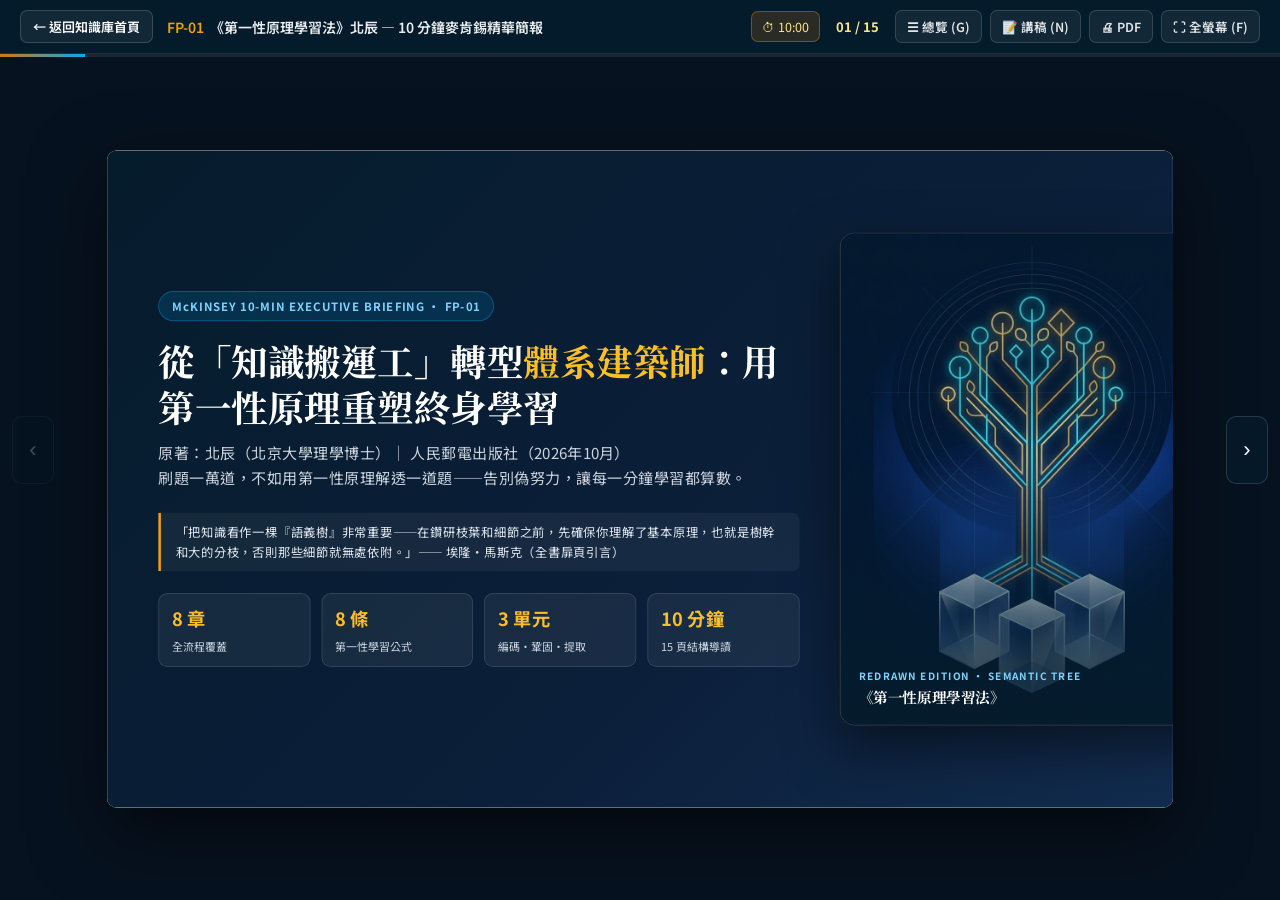
<file: decks/fp-learning-beichen.html>
<!DOCTYPE html>
<html lang="zh-Hant">
<head>
  <meta charset="UTF-8" />
  <meta name="viewport" content="width=device-width, initial-scale=1.0" />
  <title>《第一性原理學習法》10 分鐘麥肯錫精華簡報 ｜ 第一性原理知識庫</title>
  <link rel="preconnect" href="https://fonts.googleapis.com" />
  <link rel="preconnect" href="https://fonts.gstatic.com" crossorigin />
  <link href="https://fonts.googleapis.com/css2?family=Noto+Sans+TC:wght@400;500;600;700;800&family=Noto+Serif+TC:wght@600;700&display=swap" rel="stylesheet" />
  <link rel="stylesheet" href="../assets/css/deck.css" />
</head>
<body>
  <!-- Top Toolbar -->
  <header class="deck-topbar">
    <div class="deck-left">
      <a href="../index.html" class="btn-back-home">← 返回知識庫首頁</a>
      <div class="deck-title-bar"><span>FP-01</span>《第一性原理學習法》北辰 — 10 分鐘麥肯錫精華簡報</div>
    </div>
    <div class="deck-controls">
      <span class="timer-pill" id="timer-pill" title="點擊開始/暫停 10 分鐘計時（雙擊重置）">⏱ 10:00</span>
      <span class="slide-counter" id="slide-counter">01 / 15</span>
      <button type="button" class="ctrl-btn" id="btn-grid" title="縮圖總覽與頁內檢索 (G)">☰ 總覽 (G)</button>
      <button type="button" class="ctrl-btn" id="btn-notes" title="切換三段式講者備忘稿 (N)">📝 講稿 (N)</button>
      <button type="button" class="ctrl-btn" id="btn-print" title="列印或匯出 PDF">🖨 PDF</button>
      <button type="button" class="ctrl-btn" id="btn-fullscreen" title="全螢幕簡報 (F)">⛶ 全螢幕 (F)</button>
    </div>
  </header>

  <div class="progress-track"><div class="progress-fill" id="progress-fill"></div></div>

  <button type="button" class="nav-arrow prev" id="btn-prev" aria-label="上一頁">‹</button>
  <button type="button" class="nav-arrow next" id="btn-next" aria-label="下一頁">›</button>

  <main class="stage-wrapper" id="stage-wrapper">
    <div class="stage-scaler" id="stage-scaler">

      <!-- ==================== SLIDE 1: COVER ==================== -->
      <section class="slide cover-slide active" id="slide-1" data-kicker="封面與核心主張" data-title="學習不是往腦袋裝知識，而是長出可遷移的體系"
        data-note-conclusion="北辰《第一性原理學習法》指出：多數人學不好不是不夠努力，而是用「搬運工心態」學習；真正有效的學習是回到本質，讓大腦長出知識體系。"
        data-note-evidence="全書引馬斯克「知識語義樹」名言：在鑽研枝葉細節前，先理解樹幹與大分枝（基本原理）。原書 58 千字共 8 章，涵蓋方向校準、理解、記憶、運用、系統、考試、學科規律與 AI 賦能。"
        data-note-transition="接下來第 2 頁我們先用一張全景骨架圖，看懂這套 8 章 8 公式的學習系統如何互相支撐。">
        <div class="cover-grid">
          <div>
            <div class="cover-eyebrow">McKINSEY 10-MIN EXECUTIVE BRIEFING · FP-01</div>
            <h1 class="cover-title">從「知識搬運工」轉型<span>體系建築師</span>：用第一性原理重塑終身學習</h1>
            <p class="cover-subtitle">
              原著：北辰（北京大學理學博士）｜ 人民郵電出版社（2026年10月）<br>
              刷題一萬道，不如用第一性原理解透一道題——告別偽努力，讓每一分鐘學習都算數。
            </p>
            <div class="cover-quote">
              「把知識看作一棵『語義樹』非常重要——在鑽研枝葉和細節之前，先確保你理解了基本原理，也就是樹幹和大的分枝，否則那些細節就無處依附。」—— 埃隆·馬斯克（全書扉頁引言）
            </div>
            <div class="cover-metrics">
              <div class="cover-metric-box"><strong>8 章</strong><span>全流程覆蓋</span></div>
              <div class="cover-metric-box"><strong>8 條</strong><span>第一性學習公式</span></div>
              <div class="cover-metric-box"><strong>3 單元</strong><span>編碼・鞏固・提取</span></div>
              <div class="cover-metric-box"><strong>10 分鐘</strong><span>15 頁結構導讀</span></div>
            </div>
          </div>
          <div class="cover-art-frame">
            <img src="../assets/images/book-fp-learning-cover.jpg" alt="《第一性原理學習法》重新繪製封面插畫：語義樹與三大基石" />
            <div class="cover-art-scrim"></div>
            <div class="cover-art-caption">
              <span class="tag">REDRAWN EDITION · SEMANTIC TREE</span>
              <strong>《第一性原理學習法》</strong>
            </div>
          </div>
        </div>
      </section>

      <!-- ==================== SLIDE 2: ARCHITECTURE ==================== -->
      <section class="slide" id="slide-2" data-kicker="全書邏輯骨架" data-title="四階八章八公式構成完整學習閉環"
        data-note-conclusion="全書並非零散技巧集，而是「校準方向 → 三步核心動作 → 系統與輸出引擎 → 跨科與 AI 進化」的四階段邏輯骨架。"
        data-note-evidence="原書序言明確劃分：第 1 章校準方向；第 2-4 章對應知識從陌生到融入大腦的三步（理解、記憶、運用）；第 5-6 章是高效運轉引擎（系統、考試）；第 7-8 章則是跨學科遷移與面向 AI 的持續迭代。"
        data-note-transition="看清全書藍圖後，第 3 頁我們立刻切入第 1 章：為什麼大多數人的努力只是「廉價的自我感動」？">
        <div class="slide-header">
          <div>
            <div class="slide-kicker">01 · 全書架構圖 <span class="archetype-badge">版型 4：連鎖論法 Flow</span></div>
            <h2 class="action-title">全書以「四階八章八公式」串聯方向校準、三步動作、系統引擎與 AI 時代賦能</h2>
          </div>
          <div class="slide-page-badge">P02 / 15</div>
        </div>
        <div class="slide-body">
          <div class="svg-box" style="flex:1;">
            <svg viewBox="0 0 1160 400" xmlns="http://www.w3.org/2000/svg" aria-label="全書四階八章八公式架構圖">
              <defs>
                <marker id="arr-navy" markerWidth="8" markerHeight="8" refX="7" refY="4" orient="auto">
                  <path d="M0,0 L8,4 L0,8 Z" fill="#1E3A8A"/>
                </marker>
                <marker id="arr-gold" markerWidth="8" markerHeight="8" refX="7" refY="4" orient="auto">
                  <path d="M0,0 L8,4 L0,8 Z" fill="#D97706"/>
                </marker>
              </defs>
              <!-- Stage 1 -->
              <rect x="20" y="30" width="250" height="330" rx="12" fill="#051C2C"/>
              <text x="40" y="64" fill="#7DD3FC" font-size="13" font-weight="700">STAGE 1 · 底層校準</text>
              <text x="40" y="92" fill="#FFFFFF" font-size="19" font-weight="700">Ch1 重新認識學習</text>
              <line x1="40" y1="108" x2="250" y2="108" stroke="#1E3A8A" stroke-width="1.5"/>
              <text x="40" y="136" fill="#CBD5E1" font-size="13">• 破除偽努力三大陷阱</text>
              <text x="40" y="162" fill="#CBD5E1" font-size="13">• 搬運工 ➔ 建築師（三問法）</text>
              <text x="40" y="188" fill="#CBD5E1" font-size="13">• 學習三單元：編碼/鞏固/提取</text>
              <text x="40" y="214" fill="#CBD5E1" font-size="13">• 固化思維 ➔ 成長思維</text>
              <rect x="38" y="290" width="214" height="50" rx="8" fill="#132E52" stroke="#F59E0B"/>
              <text x="145" y="321" text-anchor="middle" fill="#FDE68A" font-size="15" font-weight="700">方向 × 方法 ＞ 努力</text>

              <line x1="276" y1="195" x2="310" y2="195" stroke="#D97706" stroke-width="3" marker-end="url(#arr-gold)"/>

              <!-- Stage 2 -->
              <rect x="316" y="30" width="265" height="330" rx="12" fill="#F8FAFC" stroke="#CBD5E1" stroke-width="1.5"/>
              <rect x="316" y="30" width="265" height="8" rx="4" fill="#1E3A8A"/>
              <text x="336" y="64" fill="#1E3A8A" font-size="13" font-weight="700">STAGE 2 · 三步核心動作</text>
              <text x="336" y="92" fill="#051C2C" font-size="18" font-weight="700">Ch2–4 內化閉環</text>
              <rect x="336" y="114" width="225" height="68" rx="8" fill="#FFFFFF" stroke="#E2E8F0"/>
              <text x="348" y="138" fill="#051C2C" font-size="14" font-weight="700">Ch2 理解知識</text>
              <text x="348" y="160" fill="#475569" font-size="12">三步拆解・知識地圖</text>
              <text x="548" y="140" text-anchor="end" fill="#D97706" font-size="12" font-weight="700">拆解+聯繫</text>

              <rect x="336" y="192" width="225" height="68" rx="8" fill="#FFFFFF" stroke="#E2E8F0"/>
              <text x="348" y="216" fill="#051C2C" font-size="14" font-weight="700">Ch3 記住知識</text>
              <text x="348" y="238" fill="#475569" font-size="12">遺忘篩選・卡片長期系統</text>
              <text x="548" y="218" text-anchor="end" fill="#D97706" font-size="12" font-weight="700">提取×間隔</text>

              <rect x="336" y="270" width="225" height="68" rx="8" fill="#FFFFFF" stroke="#E2E8F0"/>
              <text x="348" y="294" fill="#051C2C" font-size="14" font-weight="700">Ch4 運用知識</text>
              <text x="348" y="316" fill="#475569" font-size="12">一題三變・手術檯錯題本</text>
              <text x="548" y="296" text-anchor="end" fill="#D97706" font-size="12" font-weight="700">應用×反思</text>

              <line x1="587" y1="195" x2="621" y2="195" stroke="#1E3A8A" stroke-width="3" marker-end="url(#arr-navy)"/>

              <!-- Stage 3 -->
              <rect x="627" y="30" width="245" height="330" rx="12" fill="#F8FAFC" stroke="#CBD5E1" stroke-width="1.5"/>
              <rect x="627" y="30" width="245" height="8" rx="4" fill="#00A9F4"/>
              <text x="647" y="64" fill="#0369A1" font-size="13" font-weight="700">STAGE 3 · 高效引擎</text>
              <text x="647" y="92" fill="#051C2C" font-size="18" font-weight="700">Ch5–6 系統與輸出</text>
              <rect x="647" y="118" width="205" height="104" rx="8" fill="#FFFFFF" stroke="#E2E8F0"/>
              <text x="659" y="144" fill="#051C2C" font-size="14" font-weight="700">Ch5 建立學習系統</text>
              <text x="659" y="168" fill="#475569" font-size="12">規劃・執行・總結三部曲</text>
              <text x="659" y="190" fill="#475569" font-size="12">5 招微習慣・每月重構框架</text>
              <text x="659" y="210" fill="#D97706" font-size="12.5" font-weight="700">公式：效率 ＝ 系統 × 習慣</text>

              <rect x="647" y="236" width="205" height="104" rx="8" fill="#FFFFFF" stroke="#E2E8F0"/>
              <text x="659" y="262" fill="#051C2C" font-size="14" font-weight="700">Ch6 穩定應對考試</text>
              <text x="659" y="286" fill="#475569" font-size="12">三段節奏・止損點・分區草稿</text>
              <text x="659" y="308" fill="#475569" font-size="12">卡尼曼均值回歸・決策覆盤</text>
              <text x="659" y="328" fill="#D97706" font-size="12.5" font-weight="700">公式：成績 ＝ 知識 × 輸出</text>

              <line x1="878" y1="195" x2="912" y2="195" stroke="#D97706" stroke-width="3" marker-end="url(#arr-gold)"/>

              <!-- Stage 4 -->
              <rect x="918" y="30" width="222" height="330" rx="12" fill="#FFFDF7" stroke="#F59E0B" stroke-width="1.8"/>
              <text x="936" y="64" fill="#B45309" font-size="13" font-weight="700">STAGE 4 · 遷移與進化</text>
              <text x="936" y="92" fill="#051C2C" font-size="18" font-weight="700">Ch7–8 終身槓桿</text>
              <rect x="936" y="118" width="186" height="104" rx="8" fill="#FFFFFF" stroke="#FDE68A"/>
              <text x="948" y="144" fill="#051C2C" font-size="14" font-weight="700">Ch7 五大學科本質</text>
              <text x="948" y="168" fill="#475569" font-size="12">語數英・理化守恆・史政因果</text>
              <text x="948" y="190" fill="#B45309" font-size="12" font-weight="700">高手 ＝ 找規律 × 建連接</text>
              <text x="948" y="208" fill="#B45309" font-size="12" font-weight="700">× 能遷移</text>

              <rect x="936" y="236" width="186" height="104" rx="8" fill="#051C2C"/>
              <text x="948" y="262" fill="#7DD3FC" font-size="14" font-weight="700">Ch8 AI 時代學習力</text>
              <text x="948" y="286" fill="#CBD5E1" font-size="12">4 種 AI 教練角色</text>
              <text x="948" y="306" fill="#CBD5E1" font-size="12">三週學習方法迭代循環</text>
              <text x="948" y="328" fill="#FBBF24" font-size="12" font-weight="700">競爭力 ＝ 第一性思考 × AI</text>
            </svg>
          </div>
          <div class="callout-gold">
            <strong>核心轉換：</strong>普通人把時間全花在「上課＋看書」的被動輸入端；《第一性原理學習法》將重心移往<strong>拆解結構、主動提取、系統運行與三週反饋迭代</strong>。
          </div>
        </div>
        <div class="source-footer"><span>來源：《第一性原理學習法》北辰（序言「這本書該怎麼用」及第 1–8 章）</span><span>McKinsey Pyramid Synthesis</span></div>
      </section>

      <!-- ==================== SLIDE 3: CH1 PART 1 ==================== -->
      <section class="slide" id="slide-3" data-kicker="第1章 · 方向校準" data-title="方向×方法＞努力：用三問法破除偽努力陷阱"
        data-note-conclusion="第 1 章公式「方向 × 方法 ＞ 努力」：多數人並非不勤奮，而是陷入拼時長、湊數量與抄筆記三大「廉價努力」陷阱。"
        data-note-evidence="書中「小A」整理六本工整錯題集卻僅排中等，因全無錯誤原因與考查要點思考。思想實驗：分散挖三個共約七米深坑仍無水，對準地下水源深挖八米即可見水。解方是「三問法」：一句話概括、連結舊知識近親、解決現實問題（如奶茶定價 $17.5 導數求極值）。"
        data-note-transition="校準完方向後，第 4 頁將學習剝離至最底層的三個不可再分基本單元。">
        <div class="slide-header">
          <div>
            <div class="slide-kicker">02 · 第 1 章：方向 × 方法 ＞ 努力 <span class="archetype-badge">版型 6：對立論法 Opposition</span></div>
            <h2 class="action-title">停止用「身體忙碌」代替「頭腦思考」：以三問法完成從搬運工到建築師的躍遷</h2>
          </div>
          <div class="slide-page-badge">P03 / 15</div>
        </div>
        <div class="slide-body">
          <div class="split-55-45">
            <div class="svg-box">
              <svg viewBox="0 0 620 410" xmlns="http://www.w3.org/2000/svg" aria-label="挖井思想實驗：分散偽努力 vs 第一性深挖">
                <text x="20" y="26" fill="#051C2C" font-size="15" font-weight="700">思想實驗：挖井理論（同樣 7–8 米深度，結果天壤之別）</text>
                <!-- Left: 3 shallow pits -->
                <rect x="20" y="45" width="280" height="240" rx="10" fill="#FEF2F2" stroke="#FCA5A5"/>
                <text x="36" y="72" fill="#B91C1C" font-size="14" font-weight="700">✗ 偽努力：分散挖三個淺坑</text>
                <line x1="36" y1="115" x2="284" y2="115" stroke="#94A3B8" stroke-width="2"/>
                <rect x="52" y="115" width="50" height="55" fill="#475569"/>
                <text x="77" y="186" text-anchor="middle" fill="#475569" font-size="11" font-weight="700">2.0 m</text>
                <rect x="135" y="115" width="50" height="70" fill="#475569"/>
                <text x="160" y="201" text-anchor="middle" fill="#475569" font-size="11" font-weight="700">2.5 m</text>
                <rect x="218" y="115" width="50" height="65" fill="#475569"/>
                <text x="243" y="196" text-anchor="middle" fill="#475569" font-size="11" font-weight="700">2.3 m</text>
                <rect x="36" y="232" width="248" height="34" rx="6" fill="#B91C1C"/>
                <text x="160" y="254" text-anchor="middle" fill="#FFFFFF" font-size="12" font-weight="700">總計近 7 米 ➔ 依然不見水源</text>

                <!-- Right: 1 deep well -->
                <rect x="318" y="45" width="282" height="240" rx="10" fill="#F0FDFA" stroke="#5EEAD4"/>
                <text x="334" y="72" fill="#0F766E" font-size="14" font-weight="700">✓ 建築師：看清地圖深挖一點</text>
                <line x1="334" y1="115" x2="584" y2="115" stroke="#94A3B8" stroke-width="2"/>
                <rect x="434" y="115" width="56" height="125" fill="#051C2C"/>
                <rect x="434" y="218" width="56" height="22" fill="#00A9F4"/>
                <text x="462" y="170" text-anchor="middle" fill="#FFFFFF" font-size="12" font-weight="700">8.0 m</text>
                <text x="515" y="233" fill="#0369A1" font-size="12" font-weight="700">湧出地下水</text>
                <rect x="334" y="246" width="250" height="28" rx="6" fill="#0F766E"/>
                <text x="459" y="265" text-anchor="middle" fill="#FFFFFF" font-size="12" font-weight="700">先看地圖找方向 ➔ 集中打穿本質</text>

                <!-- Bottom 3 questions -->
                <rect x="20" y="302" width="580" height="94" rx="10" fill="#051C2C"/>
                <text x="38" y="328" fill="#FBBF24" font-size="13.5" font-weight="700">轉型建築師的工具：「三問法」（學完任何概念立即執行）</text>
                <text x="38" y="354" fill="#FFFFFF" font-size="12.5">① 一句話概括（小學生聽懂，如導數＝變化快慢）</text>
                <text x="38" y="378" fill="#FFFFFF" font-size="12.5">② 連結舊知識近親（斜率、瞬時速度）   ③ 解決現實問題（奶茶定價 17.5 元收入最大）</text>
              </svg>
            </div>
            <div style="display:flex;flex-direction:column;gap:11px;">
              <div class="mck-card red">
                <h4>廉價努力的三大陷阱（用複製貼上麻痺自己）</h4>
                <ul class="mck-list">
                  <li><strong>陷阱 1 盲目拼時長：</strong>釘在座位好幾小時，實際專注時間極低。</li>
                  <li><strong>陷阱 2 盲目湊數量：</strong>20 題對 15 題卻全是早會的，錯的 5 題只掃一眼答案。</li>
                  <li><strong>陷阱 3 盲目記筆記：</strong>筆記如複印機般厚重（小A六本錯題本），知識卻越學越薄。</li>
                </ul>
              </div>
              <div class="mck-card gold">
                <h4>昂貴但真正有效的三件事</h4>
                <ul class="mck-list">
                  <li><strong>停下來：</strong>對錯多次的題目，坦率承認「我還不會」並追問考點。</li>
                  <li><strong>合上書：</strong>憑記憶默寫出來，寫不出處才是該投入時間之處。</li>
                  <li><strong>復盤路徑：</strong>不糾結答案對錯，反思「解題思路哪一步最關鍵」。</li>
                </ul>
              </div>
              <div class="mck-card navy">
                <h4>元認知（Metacognition）的分水嶺</h4>
                <p>普通人問「這題怎麼做」；高手問「這是最優解嗎？我為什麼卡在這一步？」——學習的本質是<strong>重新構建</strong>，而非複製粘貼。</p>
              </div>
            </div>
          </div>
        </div>
        <div class="source-footer"><span>來源：《第一性原理學習法》第 1 章第 1–2 節（頁數與案例如小A、挖井、奶茶定價皆出自原文）</span><span>Archetype: Opposition + Visual Metaphor</span></div>
      </section>

      <!-- ==================== SLIDE 4: CH1 PART 2 ==================== -->
      <section class="slide" id="slide-4" data-kicker="第1章 · 學習基本單元" data-title="學習僅由編碼、鞏固、提取三單元與成長思維驅動"
        data-note-conclusion="把學習拆到無法再分，只剩一件事：『從不知走向有知』；它由編碼、鞏固、提取三個基本單元構成，並受固化 vs 成長思維支配。"
        data-note-evidence="艾賓浩斯 1885 年實驗：記 80 音節拜倫詩句約讀 9 次，記 80 無意義音節需近 80 次（編碼效率差約 9 倍）；分散三天學習達標只需重複 38 次，集中一天學習需 68 次（間隔效應省近一半力氣）。卡羅爾·德韋克實驗證實誇『聰明』使孩子挑簡單題，誇『努力』挑難題。池塘荷葉第 48 天滿塘，前一天第 47 天才是半塘。"
        data-note-transition="理解了底層三單元，第 5 頁我們深入第一個單元『編碼與理解』：為什麼聽懂了卻做不出題？">
        <div class="slide-header">
          <div>
            <div class="slide-kicker">03 · 第 1 章：剝離表象至底層 <span class="archetype-badge">版型 1 + 2：實證與支柱</span></div>
            <h2 class="action-title">學習僅由「編碼・鞏固・提取」三單元構成，且「成長思維」決定行為複利</h2>
          </div>
          <div class="slide-page-badge">P04 / 15</div>
        </div>
        <div class="slide-body">
          <div class="split-55-45">
            <div class="svg-box">
              <svg viewBox="0 0 620 400" xmlns="http://www.w3.org/2000/svg" aria-label="艾賓浩斯雙實證對照與三基本單元">
                <text x="20" y="24" fill="#051C2C" font-size="14.5" font-weight="700">艾賓浩斯 1885 經典實驗：意義編碼（9倍差）與間隔效應（省近半重複）</text>
                <!-- Chart 1: Encoding -->
                <rect x="20" y="42" width="282" height="170" rx="8" fill="#F8FAFC" stroke="#E2E8F0"/>
                <text x="34" y="64" fill="#1E3A8A" font-size="13" font-weight="700">實驗 A：80 音節記憶所需次數</text>
                <rect x="40" y="88" width="210" height="28" rx="4" fill="#94A3B8"/>
                <text x="48" y="107" fill="#fff" font-size="12" font-weight="700">無意義音節 (BIV/ZOK) ≈ 80 次</text>
                <rect x="40" y="132" width="26" height="28" rx="4" fill="#D97706"/>
                <text x="74" y="151" fill="#B45309" font-size="12.5" font-weight="700">拜倫《唐璜》詩句 ≈ 9 次（快近 9 倍）</text>
                <text x="34" y="192" fill="#475569" font-size="11.5">結論：大腦是「意義處理器」而非錄像機</text>

                <!-- Chart 2: Spacing -->
                <rect x="316" y="42" width="284" height="170" rx="8" fill="#F8FAFC" stroke="#E2E8F0"/>
                <text x="330" y="64" fill="#1E3A8A" font-size="13" font-weight="700">實驗 B：12 音節隔日準確背出次數</text>
                <rect x="336" y="88" width="220" height="28" rx="4" fill="#94A3B8"/>
                <text x="344" y="107" fill="#fff" font-size="12" font-weight="700">集中一天突擊：68 次</text>
                <rect x="336" y="132" width="123" height="28" rx="4" fill="#00A9F4"/>
                <text x="466" y="151" fill="#0369A1" font-size="12.5" font-weight="700">分散三天：38 次</text>
                <text x="330" y="192" fill="#475569" font-size="11.5">結論：間隔拉開重新激活，省力近一半</text>

                <!-- 3 Fundamental Units -->
                <rect x="20" y="228" width="580" height="162" rx="10" fill="#051C2C"/>
                <text x="38" y="254" fill="#FBBF24" font-size="13.5" font-weight="700">學習不可再分的三大基本單元（任何無效學習必卡在其中一環）</text>
                <rect x="38" y="270" width="170" height="104" rx="7" fill="#132E52"/>
                <text x="50" y="294" fill="#7DD3FC" font-size="13.5" font-weight="700">1. 編碼 Encoding</text>
                <text x="50" y="316" fill="#E2E8F0" font-size="11.5">賦予意義與連結舊知。</text>
                <text x="50" y="336" fill="#94A3B8" font-size="11">卡點：看多遍仍不懂</text>
                <text x="50" y="356" fill="#FDE68A" font-size="11">➔ 少頁深嚼勝過走神翻十頁</text>

                <rect x="225" y="270" width="170" height="104" rx="7" fill="#132E52"/>
                <text x="237" y="294" fill="#7DD3FC" font-size="13.5" font-weight="700">2. 鞏固 Consolidation</text>
                <text x="237" y="316" fill="#E2E8F0" font-size="11.5">消退後隔天重捏濕沙成塊。</text>
                <text x="237" y="336" fill="#94A3B8" font-size="11">卡點：當場懂過兩天忘</text>
                <text x="237" y="356" fill="#FDE68A" font-size="11">➔ 隔幾天自推勝連看五遍</text>

                <rect x="412" y="270" width="170" height="104" rx="7" fill="#1E3A8A" stroke="#F59E0B"/>
                <text x="424" y="294" fill="#FBBF24" font-size="13.5" font-weight="700">3. 提取 Retrieval</text>
                <text x="424" y="316" fill="#FFFFFF" font-size="11.5">費力拉扯加固神經通路。</text>
                <text x="424" y="336" fill="#CBD5E1" font-size="11">卡點：聽懂卻做不出題</text>
                <text x="424" y="356" fill="#7DD3FC" font-size="11">➔ 測試效應：想不出是好信號</text>
              </svg>
            </div>
            <div style="display:flex;flex-direction:column;gap:11px;">
              <div class="mck-card">
                <h4>為什麼學校教育容易失效？</h4>
                <p>課堂講授、看書、看網課全集中在<strong>「編碼」</strong>一環；鞏固與提取被丟給學生摸索，多數人只好用題海與死記硬背硬撐，到了高中大學知識指數爆炸便觸頂失靈。</p>
              </div>
              <div class="mck-card gold">
                <h4>德韋克實驗：固化思維 vs. 成長思維</h4>
                <ul class="mck-list">
                  <li><strong>被誇「很聰明」：</strong>擔心暴露缺陷 ➔ 多選保證成功的簡單題。</li>
                  <li><strong>被誇「很努力」：</strong>視困難為變強契機 ➔ 主動挑戰有難度的題目。</li>
                  <li><strong>一句話重構：</strong>把「我真笨」換成「我的卡點在哪裡」。</li>
                </ul>
              </div>
              <div class="mck-card cyan">
                <h4>指數思維警鐘：荷葉第 47 天</h4>
                <p>荷葉每天翻倍、第 48 天鋪滿池塘，覆蓋一半不是第 24 天，而是<strong>第 47 天</strong>——學習改變的正是看待增長與追問「為什麼」的底層思維本能。</p>
              </div>
            </div>
          </div>
        </div>
        <div class="source-footer"><span>來源：《第一性原理學習法》第 1 章第 3–4 節（艾賓浩斯、測試效應、德韋克實驗、荷葉問題）</span><span>Formula: 方向 × 方法 ＞ 努力</span></div>
      </section>

      <!-- ==================== SLIDE 5: CH2 UNDERSTANDING ==================== -->
      <section class="slide" id="slide-5" data-kicker="第2章 · 理解 ＝ 拆解 ＋ 聯繫" data-title="理解不是聽懂流暢感，而是深層語義加工與三步拆解"
        data-note-conclusion="第 2 章公式「理解 ＝ 拆解 ＋ 聯繫」：聽懂課只是坐在副駕駛座的流暢感錯覺；真正的理解必須自己走一遍，並達到複述、舉例或遷移層次。"
        data-note-evidence="1975 年克雷克與圖爾文實驗：比較單詞大寫（外觀）、押韻（發音）、填入句子語境（含義），第三組記憶遠高出數倍。費曼五分鐘錄音法能立刻照出假懂卡點。複雜知識用「劃定邊界→找到支點→自己複述」拆解（如光合作用支點為能量轉化，牛頓第二定律支點為力改變運動狀態）。"
        data-note-transition="當知識被拆解理解後，下一步是第 6 頁（第 3 章）：如何讓大腦主動把真正重要的知識留下來？">
        <div class="slide-header">
          <div>
            <div class="slide-kicker">04 · 第 2 章：理解 ＝ 拆解 ＋ 聯繫 <span class="archetype-badge">版型 4 + 5：階梯與拆解流</span></div>
            <h2 class="action-title">破除「聽懂了」的副駕錯覺：用三步拆解法與知識地圖完成深層加工</h2>
          </div>
          <div class="slide-page-badge">P05 / 15</div>
        </div>
        <div class="slide-body">
          <div class="grid-2">
            <div class="svg-box">
              <svg viewBox="0 0 570 400" xmlns="http://www.w3.org/2000/svg" aria-label="1975 加工深度實驗與理解三層次">
                <text x="18" y="26" fill="#051C2C" font-size="14.5" font-weight="700">1975 Craik &amp; Tulving 實驗：加工深度決定留存率</text>
                <rect x="20" y="46" width="530" height="44" rx="6" fill="#F1F5F9"/>
                <text x="32" y="73" fill="#475569" font-size="13" font-weight="700">L1 淺層外觀（是大寫字母嗎？）</text>
                <rect x="340" y="56" width="52" height="24" rx="4" fill="#94A3B8"/>
                <text x="402" y="73" fill="#64748B" font-size="12">寥寥無幾</text>

                <rect x="20" y="100" width="530" height="44" rx="6" fill="#F1F5F9"/>
                <text x="32" y="127" fill="#334155" font-size="13" font-weight="700">L2 中層發音（與 TRAIN 押韻嗎？）</text>
                <rect x="340" y="110" width="110" height="24" rx="4" fill="#00A9F4"/>
                <text x="460" y="127" fill="#0369A1" font-size="12">明顯增多</text>

                <rect x="20" y="154" width="530" height="48" rx="6" fill="#FEF3C7" stroke="#F59E0B"/>
                <text x="32" y="183" fill="#051C2C" font-size="13" font-weight="700">L3 深層語義（適合填入句子嗎？）</text>
                <rect x="340" y="166" width="190" height="24" rx="4" fill="#D97706"/>
                <text x="435" y="183" text-anchor="middle" fill="#fff" font-size="12" font-weight="700">高出數倍！</text>

                <text x="18" y="232" fill="#051C2C" font-size="14.5" font-weight="700">檢驗真懂的三層階梯（多數人停在記憶層，至少須達 L2）</text>
                <rect x="20" y="250" width="166" height="134" rx="8" fill="#F8FAFC" stroke="#CBD5E1"/>
                <text x="34" y="276" fill="#1E3A8A" font-size="13.5" font-weight="700">① 能夠複述</text>
                <text x="34" y="300" fill="#475569" font-size="12">完全不用書本術語，</text>
                <text x="34" y="318" fill="#475569" font-size="12">用自己的話講給小學</text>
                <text x="34" y="336" fill="#475569" font-size="12">生聽（5分鐘錄音法）</text>

                <rect x="202" y="250" width="166" height="134" rx="8" fill="#E0F2FE" stroke="#00A9F4"/>
                <text x="216" y="276" fill="#0369A1" font-size="13.5" font-weight="700">② 能夠舉例</text>
                <text x="216" y="300" fill="#0F172A" font-size="12">舉出課本沒有的個人</text>
                <text x="216" y="318" fill="#0F172A" font-size="12">生活實例（如用教小</text>
                <text x="216" y="336" fill="#0F172A" font-size="12">朋友認貓類比機器學習）</text>

                <rect x="384" y="250" width="166" height="134" rx="8" fill="#051C2C"/>
                <text x="398" y="276" fill="#FBBF24" font-size="13.5" font-weight="700">③ 能夠遷移</text>
                <text x="398" y="300" fill="#E2E8F0" font-size="12">跨場景應用（如將物</text>
                <text x="398" y="318" fill="#E2E8F0" font-size="12">理「熵增」遷移到房</text>
                <text x="398" y="336" fill="#E2E8F0" font-size="12">間未整理必變亂）</text>
              </svg>
            </div>
            <div style="display:flex;flex-direction:column;gap:11px;">
              <div class="mck-card gold">
                <h4>抓內核雙工具：五個為什麼 × 核心三問</h4>
                <ul class="mck-list">
                  <li><strong>連續追問到不可再拆：</strong>從「物價漲」連問 5 層到「錢多商品沒變多」的供需底層；或從機器停轉連問到「未裝過濾器」。</li>
                  <li><strong>3 分鐘核心三問：</strong>① 一句話極簡定義（DNA＝遺傳信息存儲載體）② 它解決什麼問題 ③ 與哪個舊知識相似。</li>
                </ul>
              </div>
              <div class="mck-card">
                <h4>複雜知識塊「三步拆解法」</h4>
                <ul class="mck-list">
                  <li><strong>Step 1 劃定邊界：</strong>歸屬領域、核心功能、幾大部分（如光合作用＝光反應＋暗反應）。</li>
                  <li><strong>Step 2 找到支點：</strong>追問出唯一支點（如「能量轉化」或「力改變運動狀態」），由此推導全部公式與細節。</li>
                  <li><strong>Step 3 自己複述：</strong>合書從支點講起，卡處回翻重講直至流暢。</li>
                </ul>
              </div>
              <div class="mck-card cyan">
                <h4>從知識點升級為「知識地圖」</h4>
                <p>不按課本順序抄筆記，而是拿白紙把核心問題放中央向外連接，問三題：<strong>關聯何物？解何問題？何處再逢？</strong>（如用近代發展道路問題串聯洋務、戊戌、辛亥、新文化）。</p>
              </div>
            </div>
          </div>
        </div>
        <div class="source-footer"><span>來源：《第一性原理學習法》第 2 章（Craik &amp; Tulving 1975、核心三問、三步拆解法、知識地圖）</span><span>Formula: 理解 ＝ 拆解 ＋ 聯繫</span></div>
      </section>

      <!-- ==================== SLIDE 6: CH3 MEMORY ==================== -->
      <section class="slide" id="slide-6" data-kicker="第3章 · 記憶 ＝ 提取 × 間隔" data-title="遺忘是智能篩選器，卡片系統讓記憶自動駕駛"
        data-note-conclusion="第 3 章公式「記憶 ＝ 提取 × 間隔」：遺忘不是大腦漏水的洞，而是清理雜訊的篩選系統；用低門檻卡片系統替代消耗性的意志力。"
        data-note-evidence="大腦記憶三大規律：① 強弱取決於提取次數而非輸入次數（開關在輸出端）；② 最佳提取點是「快忘未忘時」（學完當晚、次日、一週後）；③ 偏愛有意義的信息。低門檻起步：每天只做 3 張卡片（正面問題／背面答案）花 5 分鐘，記住就拉長間隔、卡住則放回第 3 天堆。"
        data-note-transition="記住之後如何轉化為解決陌生難題的能力？第 7 頁進入第 4 章「運用與反思」。">
        <div class="slide-header">
          <div>
            <div class="slide-kicker">05 · 第 3 章：記憶 ＝ 提取 × 間隔 <span class="archetype-badge">版型 4 + 2：循環系統圖</span></div>
            <h2 class="action-title">別與大腦天性對抗：順應「遺忘篩選」機制，以 3 張卡片啟動長期記憶系統</h2>
          </div>
          <div class="slide-page-badge">P06 / 15</div>
        </div>
        <div class="slide-body">
          <div class="split-45-55">
            <div style="display:flex;flex-direction:column;gap:12px;">
              <div class="mck-card navy">
                <h4>顛覆常識：遺忘是設計，不是漏洞</h4>
                <p>若大腦把看過的每張臉、每雙鞋全記住，將塞滿雜物無法調用關鍵訊息。<strong>遺忘幫你過濾雜音</strong>：被你反覆提取使用的知識會被打上「重要」高優先標籤保留；只輸入一次就丟著的自動清理。</p>
              </div>
              <div class="mck-card">
                <h4>大腦記憶的三大底層鐵律</h4>
                <ul class="mck-list">
                  <li><strong>開關在輸出端：</strong>看十遍不如合書用力提取一次，考場糾結過的題記多年就是明證。</li>
                  <li><strong>間隔激活勝突擊：</strong>考前灌滿一週後漏光；在快忘未忘時回想（當晚→次日→一週）最省力。</li>
                  <li><strong>意義編碼入網絡：</strong>大腦不存孤立隨機數，喜歡與舊知識掛鉤的意義網。</li>
                </ul>
              </div>
              <div class="callout-gold">
                <strong>耐力系統 ＞ 爆發意志力：</strong>意志力用一點少一點；系統只需每天 5 分鐘、3 張卡片就能自動運轉。
              </div>
            </div>
            <div class="svg-box">
              <svg viewBox="0 0 600 400" xmlns="http://www.w3.org/2000/svg" aria-label="長期記憶卡片系統閉環">
                <defs>
                  <marker id="arr-c" markerWidth="8" markerHeight="8" refX="7" refY="4" orient="auto">
                    <path d="M0,0 L8,4 L0,8 Z" fill="#00A9F4"/>
                  </marker>
                </defs>
                <text x="20" y="26" fill="#051C2C" font-size="14.5" font-weight="700">低門檻卡片長期記憶系統（每天 3 張卡 × 5 分鐘自動駕駛）</text>
                <!-- Step 1 -->
                <rect x="30" y="55" width="160" height="120" rx="10" fill="#F8FAFC" stroke="#1E3A8A" stroke-width="2"/>
                <text x="110" y="84" text-anchor="middle" fill="#1E3A8A" font-size="14" font-weight="700">1. 收集 Collect</text>
                <text x="110" y="110" text-anchor="middle" fill="#475569" font-size="12">從今日學習內容</text>
                <text x="110" y="130" text-anchor="middle" fill="#475569" font-size="12">精選 3 個最核心點</text>
                <text x="110" y="152" text-anchor="middle" fill="#0369A1" font-size="11.5" font-weight="700">零厚重筆記壓力</text>

                <line x1="195" y1="115" x2="225" y2="115" stroke="#00A9F4" stroke-width="2.5" marker-end="url(#arr-c)"/>

                <!-- Step 2 -->
                <rect x="230" y="55" width="160" height="120" rx="10" fill="#FFFDF7" stroke="#D97706" stroke-width="2"/>
                <text x="310" y="84" text-anchor="middle" fill="#B45309" font-size="14" font-weight="700">2. 加工 Process</text>
                <text x="310" y="110" text-anchor="middle" fill="#0F172A" font-size="12">正面：寫一個問題</text>
                <text x="310" y="130" text-anchor="middle" fill="#0F172A" font-size="12">背面：寫精煉答案</text>
                <text x="310" y="152" text-anchor="middle" fill="#B45309" font-size="11.5" font-weight="700">提問本身即深加工</text>

                <line x1="395" y1="115" x2="425" y2="115" stroke="#00A9F4" stroke-width="2.5" marker-end="url(#arr-c)"/>

                <!-- Step 3 -->
                <rect x="430" y="55" width="150" height="120" rx="10" fill="#051C2C"/>
                <text x="505" y="84" text-anchor="middle" fill="#FBBF24" font-size="14" font-weight="700">3. 調度 Schedule</text>
                <text x="505" y="110" text-anchor="middle" fill="#E2E8F0" font-size="12">先看正面努力回想</text>
                <text x="505" y="130" text-anchor="middle" fill="#7DD3FC" font-size="12">記起 ➔ 延長間隔</text>
                <text x="505" y="150" text-anchor="middle" fill="#FCA5A5" font-size="12">卡住 ➔ 縮短間隔</text>

                <!-- Dynamic spacing branches -->
                <rect x="30" y="205" width="550" height="175" rx="10" fill="#F8FAFC" stroke="#CBD5E1"/>
                <text x="50" y="232" fill="#051C2C" font-size="13.5" font-weight="700">動態間隔提取時間軸（在「快忘記的臨界點」重啟神經連結）</text>
                <circle cx="80" cy="285" r="24" fill="#1E3A8A"/>
                <text x="80" y="290" text-anchor="middle" fill="#fff" font-size="12" font-weight="700">Day 0</text>
                <text x="80" y="328" text-anchor="middle" fill="#475569" font-size="11">當晚首次提取</text>

                <line x1="108" y1="285" x2="182" y2="285" stroke="#1E3A8A" stroke-width="2" marker-end="url(#arr-c)"/>
                <circle cx="212" cy="285" r="24" fill="#00A9F4"/>
                <text x="212" y="290" text-anchor="middle" fill="#fff" font-size="12" font-weight="700">Day 1</text>
                <text x="212" y="328" text-anchor="middle" fill="#475569" font-size="11">次日開工前過卡</text>

                <line x1="240" y1="285" x2="314" y2="285" stroke="#00A9F4" stroke-width="2" marker-end="url(#arr-c)"/>
                <circle cx="344" cy="285" r="24" fill="#0F766E"/>
                <text x="344" y="290" text-anchor="middle" fill="#fff" font-size="12" font-weight="700">Day 3</text>
                <text x="344" y="328" text-anchor="middle" fill="#475569" font-size="11">失敗者回流此堆</text>

                <line x1="372" y1="285" x2="446" y2="285" stroke="#D97706" stroke-width="2" marker-end="url(#arr-c)"/>
                <circle cx="480" cy="285" r="28" fill="#D97706"/>
                <text x="480" y="290" text-anchor="middle" fill="#fff" font-size="12" font-weight="700">Day 7+</text>
                <text x="480" y="328" text-anchor="middle" fill="#B45309" font-size="11" font-weight="700">成功者進長時記憶</text>
              </svg>
            </div>
          </div>
        </div>
        <div class="source-footer"><span>來源：《第一性原理學習法》第 3 章（遺忘機制、三大規律、三張卡片系統）</span><span>Formula: 記憶 ＝ 提取 × 間隔</span></div>
      </section>

      <!-- ==================== SLIDE 7: CH4 APPLICATION ==================== -->
      <section class="slide" id="slide-7" data-kicker="第4章 · 能力 ＝ 應用 × 反思" data-title="以一題三變抽離題目骨架，把錯題本變越做越薄的手術檯"
        data-note-conclusion="第 4 章公式「能力 ＝ 應用 × 反思」：刷題不是體力活完成任務，而是暴露弱點、一題三變榨乾價值，並把錯題消滅讓錯題本越來越薄。"
        data-note-evidence="高效刷題五步：限時→標記拿不準→核對（只看存疑與錯題）→寫錯因三要點→隔天重做。一題三變：換數值、調條件（如兩直角邊改斜邊求邊）、交換條件結論（判斷直角三角形）。錯題本三誤區：抄寫式、收藏式、囤積式；替代法為直接在原卷畫圈與塗黑。"
        data-note-transition="打通理解、記憶與運用後，第 8 頁看第 5 章：學霸如何用「系統與微習慣」讓學習天天自動運轉？">
        <div class="slide-header">
          <div>
            <div class="slide-kicker">06 · 第 4 章：能力 ＝ 應用 × 反思 <span class="archetype-badge">版型 5：診斷與結構抽離</span></div>
            <h2 class="action-title">刷 10 道透徹題勝過盲刷 100 道：剝離「數字血肉」提煉可遷移骨架</h2>
          </div>
          <div class="slide-page-badge">P07 / 15</div>
        </div>
        <div class="slide-body">
          <div class="grid-3">
            <div class="mck-card">
              <h4>高效刷題五步閉環</h4>
              <ul class="mck-list">
                <li><strong>1. 限時實戰：</strong>到點停筆（如選擇 40 分），逼出真實抗壓水平。</li>
                <li><strong>2. 標記存疑：</strong>猶豫或蒙對的題皆做記號。</li>
                <li><strong>3. 精準核對：</strong>做對且穩的免看解析，精力全投錯題與存疑題。</li>
                <li><strong>4. 三要點分析：</strong>錯在哪・正確思路・下次注意點。</li>
                <li><strong>5. 隔天蓋住重做：</strong>驗證是否破除「看解析懂了」的假掌握。</li>
              </ul>
            </div>
            <div class="mck-card gold">
              <h4>一道題學出三道題：三種變法</h4>
              <ul class="mck-list">
                <li><strong>① 更換數值：</strong>3-4-5 改為 5-12-13 或 8-15-17，練熟計算。</li>
                <li><strong>② 調整條件：</strong>已知兩直角邊求斜邊 ➔ 改給斜邊 13 與一邊 5 求另一邊（逆向用 c²-a²=b²）。</li>
                <li><strong>③ 互換條件結論：</strong>改問「5, 12, 13 能否構成直角三角形？」從計算升級為邏輯判斷。</li>
              </ul>
            </div>
            <div class="mck-card navy">
              <h4>錯題本是手術檯，不是收藏室</h4>
              <ul class="mck-list">
                <li><strong>避開三誤區：</strong>抄寫式練字、收藏式看解析、囤積式越抄越厚不想翻。</li>
                <li><strong>錯題四步手術：</strong>還原錯誤思路 → 區分知識性/方法性/習慣性錯誤 → 立即重做 → 隔天複查。</li>
                <li><strong>極簡原卷法：</strong>題號旁畫紅圈寫一句錯因；隔天重做通過就<strong>把圈塗黑</strong>，三個月消滅至只剩一兩道頑固題。</li>
              </ul>
            </div>
          </div>
          <div class="svg-box" style="height:175px;">
            <svg viewBox="0 0 1120 155" xmlns="http://www.w3.org/2000/svg" aria-label="舉一反三：剝離外層血肉，提煉內層骨架">
              <rect x="15" y="14" width="310" height="126" rx="10" fill="#F1F5F9" stroke="#CBD5E1"/>
              <text x="34" y="42" fill="#475569" font-size="13.5" font-weight="700">外層血肉（千變萬化的包裝）</text>
              <text x="34" y="68" fill="#334155" font-size="12.5">• 靜止自由墜落 3 秒求速度</text>
              <text x="34" y="90" fill="#334155" font-size="12.5">• 汽車 20 m/s 剎車 2 秒求速度</text>
              <text x="34" y="112" fill="#334155" font-size="12.5">• 10 m/s 豎直上拋 1 秒求速度</text>

              <line x1="335" y1="77" x2="395" y2="77" stroke="#D97706" stroke-width="3"/>
              <polygon points="395,71 407,77 395,83" fill="#D97706"/>
              <text x="371" y="62" text-anchor="middle" fill="#B45309" font-size="11" font-weight="700">剝離數值</text>

              <rect x="412" y="14" width="300" height="126" rx="10" fill="#051C2C"/>
              <text x="562" y="44" text-anchor="middle" fill="#FBBF24" font-size="14" font-weight="700">內層骨架（穩定不變的底層模型）</text>
              <text x="562" y="82" text-anchor="middle" fill="#FFFFFF" font-size="22" font-weight="800">v = v₀ + a·t</text>
              <text x="562" y="112" text-anchor="middle" fill="#7DD3FC" font-size="12">已知初速度、加速度與時間求末速度</text>

              <line x1="722" y1="77" x2="782" y2="77" stroke="#00A9F4" stroke-width="3"/>
              <polygon points="782,71 794,77 782,83" fill="#00A9F4"/>
              <text x="758" y="62" text-anchor="middle" fill="#0369A1" font-size="11" font-weight="700">替換要素</text>

              <rect x="800" y="14" width="305" height="126" rx="10" fill="#FFFDF7" stroke="#F59E0B" stroke-width="1.5"/>
              <text x="820" y="42" fill="#B45309" font-size="13.5" font-weight="700">跨題遷移（舉一反三能力）</text>
              <text x="820" y="68" fill="#0F172A" font-size="12.5">• 改勻加速為變加速 ➔ 積分思維</text>
              <text x="820" y="90" fill="#0F172A" font-size="12.5">• 三角形內角和 180° 骨架 ➔ 推導</text>
              <text x="820" y="112" fill="#0F172A" font-size="12.5">  n 邊形內角和 (n−2) × 180°</text>
            </svg>
          </div>
        </div>
        <div class="source-footer"><span>來源：《第一性原理學習法》第 4 章（五步刷題、一題三變、手術檯錯題本、骨架與血肉）</span><span>Formula: 能力 ＝ 應用 × 反思</span></div>
      </section>

      <!-- ==================== SLIDE 8: CH5 SYSTEM & HABITS ==================== -->
      <section class="slide" id="slide-8" data-kicker="第5章 · 效率 ＝ 系統 × 習慣" data-title="把決策前置為行動指南與五招微習慣，消除啟動內耗"
        data-note-conclusion="第 5 章公式「效率 ＝ 系統 × 習慣」：學霸不是意志力更強，而是透過系統把「今天該做什麼」的決策提前完成，再用低阻力習慣自動執行。"
        data-note-evidence="小林同學案例：寫「高數複習」在書桌前猶豫十分鐘玩起手機；改為「19:00-19:40 做完第三章第 1-8 題」立刻零焦慮執行。知識體系四步：搭框架→用為什麼銜接（如歐姆定律推力與阻力）→解決認知衝突（真空羽毛與鐵球）→每月重構（如按土地賦役制度重串朝代）。習慣五招：絕不失敗小目標（5個單詞/1道題）、啟動開關、允許每週偷懶額度、日曆連勝鏈條、提前攤開書本減阻力。"
        data-note-transition="系統平時運轉順暢後，第 9 頁看第 6 章：如何在高壓考場把已會的知識 100% 穩定輸出？">
        <div class="slide-header">
          <div>
            <div class="slide-kicker">07 · 第 5 章：效率 ＝ 系統 × 習慣 <span class="archetype-badge">版型 2 + 4：系統引擎架構</span></div>
            <h2 class="action-title">執行比臨時做決定省力十倍：以「明日行動指南＋五招微習慣」打造自動飛輪</h2>
          </div>
          <div class="slide-page-badge">P08 / 15</div>
        </div>
        <div class="slide-body">
          <div class="grid-2">
            <div style="display:flex;flex-direction:column;gap:11px;">
              <div class="mck-card">
                <h4>學習系統三部曲 &amp; 有效計劃三原則</h4>
                <ul class="mck-list">
                  <li><strong>規劃（不是許願單）：</strong>把「學高數」改寫為「19:00–19:40 做第三章第 1–8 題」。</li>
                  <li><strong>三原則：</strong>① 只寫明天的事 ② 設截止時間（到點停）③ 留 0.5–1 小時機動緩衝。</li>
                  <li><strong>執行與總結：</strong>兩分鐘即可上手；每晚花 10 分鐘覆盤優化明日流程。</li>
                </ul>
              </div>
              <div class="mck-card cyan">
                <h4>個人知識體系四步搭建法</h4>
                <ul class="mck-list">
                  <li><strong>1. 先搭書架：</strong>找章節高頻詞畫關係圖（如「力改變物體運動」）。</li>
                  <li><strong>2. 用「為什麼」接通：</strong>從歐姆定律 I=U/R 追問到電壓推力與電阻碰撞。</li>
                  <li><strong>3. 擁抱認知衝突：</strong>用思想實驗解開「鐵球與羽毛真空同時落地」。</li>
                  <li><strong>4. 每月主題重構：</strong>把朝代時間線重構為「井田→均田→一條鞭法」專題線。</li>
                </ul>
              </div>
            </div>
            <div class="svg-box">
              <svg viewBox="0 0 560 400" xmlns="http://www.w3.org/2000/svg" aria-label="不用硬撐的五招習慣設計">
                <text x="16" y="26" fill="#051C2C" font-size="14.5" font-weight="700">不靠意志力的 5 招習慣工程（把堅持設計成一場遊戲）</text>
                <rect x="16" y="46" width="528" height="60" rx="8" fill="#051C2C"/>
                <text x="34" y="72" fill="#FBBF24" font-size="13.5" font-weight="700">① 縮小到「絕不可能失敗」</text>
                <text x="34" y="94" fill="#E2E8F0" font-size="12">背 5 個單詞 / 做 1 道題 / 跑 10 分鐘 ➔ 零心理壓力自然超額完成</text>

                <rect x="16" y="116" width="528" height="60" rx="8" fill="#F8FAFC" stroke="#CBD5E1"/>
                <text x="34" y="142" fill="#1E3A8A" font-size="13.5" font-weight="700">② 配上「啟動開關」消除猶豫</text>
                <text x="34" y="164" fill="#475569" font-size="12">固定時間（18:00 鬧鐘）或行為觸發（洗完澡開書）➔ 坐下即跨過最難一關</text>

                <rect x="16" y="186" width="528" height="60" rx="8" fill="#F8FAFC" stroke="#CBD5E1"/>
                <text x="34" y="212" fill="#1E3A8A" font-size="13.5" font-weight="700">③ 允許自己擁有「偷懶額度」</text>
                <text x="34" y="234" fill="#475569" font-size="12">破除非黑即白完美主義：每週留 1–2 天緩衝，反而走得更久不斷鏈</text>

                <rect x="16" y="256" width="528" height="60" rx="8" fill="#FFFDF7" stroke="#F59E0B"/>
                <text x="34" y="282" fill="#B45309" font-size="13.5" font-weight="700">④ 視覺化「連勝鏈條」即時反饋</text>
                <text x="34" y="304" fill="#334155" font-size="12">日曆打勾或畫叉連成鏈子（Don't Break the Chain），捨不得讓連勝斷掉</text>

                <rect x="16" y="326" width="528" height="60" rx="8" fill="#E0F2FE" stroke="#00A9F4"/>
                <text x="34" y="352" fill="#0369A1" font-size="13.5" font-weight="700">⑤ 降低環境阻力 × 隱藏干擾源</text>
                <text x="34" y="374" fill="#0F172A" font-size="12">睡前把明日練習冊翻好放桌中央；手機放另一間房，坐下即啟動</text>
              </svg>
            </div>
          </div>
        </div>
        <div class="source-footer"><span>來源：《第一性原理學習法》第 5 章（小林計劃案例、知識體系四步、五招習慣）</span><span>Formula: 效率 ＝ 系統 × 習慣</span></div>
      </section>

      <!-- ==================== SLIDE 9: CH6 EXAM OUTPUT ==================== -->
      <section class="slide" id="slide-9" data-kicker="第6章 · 成績 ＝ 知識 × 輸出" data-title="把考試當高壓穩定輸出：三段式節奏與均值回歸覆盤"
        data-note-conclusion="第 6 章公式「成績 ＝ 知識 × 輸出」：『平時會、考試廢』源於缺乏限時閉卷混合訓練與臨場節奏控管；覆盤核心是把『運氣』與『實力』徹底分開。"
        data-note-evidence="李明案例：五張考卷每張至少 15 分本來會做卻因計算、漏條件與時間失衡丟分。臨場四招：20 題讀前半句練條件反射、考前掃卷預熱、草稿紙摺疊分區標題號（少丟 5-10 分）、4-7-8 呼吸法。三段式節奏：開局 1/5 熱身搶分、中局 3/5 攻堅、收官 1/5 掃尾；止損點：選擇 2 分／填空 3 分／大題 5 分。引卡尼曼《思考，快與慢》飛行教官「迴歸均值」實驗，指出覆盤必須還原決策過程而非把粗心當籮筐。"
        data-note-transition="解決了通用學習引擎，第 10 頁看第 7 章：如何用第一性原理一口氣打通語、數、英、理化、史政所有學科？">
        <div class="slide-header">
          <div>
            <div class="slide-kicker">08 · 第 6 章：成績 ＝ 知識 × 輸出 <span class="archetype-badge">版型 4 + 5：節奏鏈與覆盤診斷</span></div>
            <h2 class="action-title">考場較量的是壓力下穩定輸出：設計「1/5–3/5–1/5 節奏」與三步決策覆盤</h2>
          </div>
          <div class="slide-page-badge">P09 / 15</div>
        </div>
        <div class="slide-body">
          <div class="svg-box" style="height:155px;">
            <svg viewBox="0 0 1120 138" xmlns="http://www.w3.org/2000/svg" aria-label="考試三段式節奏與止損點">
              <rect x="20" y="18" width="215" height="96" rx="8" fill="#E0F2FE" stroke="#00A9F4" stroke-width="1.5"/>
              <text x="36" y="42" fill="#0369A1" font-size="13.5" font-weight="700">開局 · 前 1/5 時間</text>
              <text x="36" y="66" fill="#051C2C" font-size="13" font-weight="700">任務：熱身 ＋ 穩拿基礎分</text>
              <text x="36" y="88" fill="#334155" font-size="11.5">開卷先掃描全卷分難度，不硬碰硬</text>
              <text x="36" y="104" fill="#0369A1" font-size="11">喚醒大腦進入狀態</text>

              <rect x="250" y="18" width="540" height="96" rx="8" fill="#051C2C"/>
              <text x="270" y="42" fill="#FBBF24" font-size="13.5" font-weight="700">中局 · 中間 3/5 黃金精力時間</text>
              <text x="270" y="66" fill="#FFFFFF" font-size="13" font-weight="700">任務：攻堅中高難度大題 ＋ 嚴格執行「止損點」跳題</text>
              <rect x="270" y="78" width="500" height="24" rx="5" fill="#132E52"/>
              <text x="520" y="94" text-anchor="middle" fill="#7DD3FC" font-size="11.5" font-weight="700">止損紀律：選擇 &gt;2 分鐘跳 │ 填空 &gt;3 分鐘跳 │ 大題 &gt;5 分鐘無思路即標記跳過</text>

              <rect x="805" y="18" width="295" height="96" rx="8" fill="#FFFDF7" stroke="#D97706" stroke-width="1.8"/>
              <text x="822" y="42" fill="#B45309" font-size="13.5" font-weight="700">收官 · 後 1/5 時間</text>
              <text x="822" y="66" fill="#051C2C" font-size="13" font-weight="700">任務：回攻標記題 ＋ 倒序核查</text>
              <text x="822" y="88" fill="#334155" font-size="11.5">由後往前或只查計算量大步驟，</text>
              <text x="822" y="104" fill="#B45309" font-size="11">破除順看視覺盲區（對照防跳步清單）</text>
            </svg>
          </div>
          <div class="grid-3">
            <div class="mck-card">
              <h4>平時「限時・閉卷・混合」模擬</h4>
              <ul class="mck-list">
                <li>消除平時無時限、隨時翻書、單任務導致的考場滑落。</li>
                <li><strong>條件反射訓練：</strong>找 20 道同類題只讀前半句，秒說解題思路省大腦帶寬。</li>
                <li><strong>分區草稿紙：</strong>摺疊分區標題號不跳步，考場少丟 5–10 分。</li>
                <li><strong>4-7-8 呼吸法：</strong>慌張時吸 4 秒・屏 7 秒・呼 8 秒降心率。</li>
              </ul>
            </div>
            <div class="mck-card red">
              <h4>別讓「粗心」當藉口：錯因三分類</h4>
              <ul class="mck-list">
                <li><strong>知識性錯誤：</strong>未學或概念混淆 ➔ 回課本重構。</li>
                <li><strong>方法性錯誤：</strong>如該用韋達定理卻用判別式 ➔ 對比標準路徑。</li>
                <li><strong>習慣性錯誤：</strong>「會做卻做錯」最該搶救！記錄心理觸發模式（急躁看錯號/疲勞算錯數/盲信跳步）。</li>
              </ul>
            </div>
            <div class="mck-card gold">
              <h4>卡尼曼「迴歸均值」與覆盤三步</h4>
              <p>飛行教官誤將自然均值回歸當成「批評比表揚有效」。覆盤須區分運氣與實力：</p>
              <ul class="mck-list">
                <li><strong>① 驗真掌握：</strong>改題目條件還能對嗎？抓出蒙對的虛假掌握。</li>
                <li><strong>② 定性分類：</strong>歸入知識/方法/習慣檔。</li>
                <li><strong>③ 還原決策：</strong>寫出「當時看到 X 就誤選 Y」的思維慣性。</li>
              </ul>
            </div>
          </div>
        </div>
        <div class="source-footer"><span>來源：《第一性原理學習法》第 6 章（李明案例、4-7-8呼吸、防跳步清單、三段節奏、卡尼曼均值回歸）</span><span>Formula: 成績 ＝ 知識 × 輸出</span></div>
      </section>

      <!-- ==================== SLIDE 10: CH7 ALL SUBJECTS ==================== -->
      <section class="slide" id="slide-10" data-kicker="第7章 · 跨學科公理圖譜" data-title="高手＝找規律×建連接×能遷移：五大主科的底層原理"
        data-note-conclusion="第 7 章公式「高手 ＝ 找規律 × 建連接 × 能遷移」：任何學科追到極致，都是極少數幾條公理、守恆律與因果鏈，學會它們即可大幅減少死記硬背。"
        data-note-evidence="語文＝邏輯（句間因果/遞進/轉折繩索）＋共情（細節替換不用空洞形容詞）；數學＝從公理（如平行公理/SSS）三步自推一切公式（如勾股定理←相似←平行公理）；英語＝先大聲朗讀 15 分鐘養語感→換詞造句→對照修錯；理化＝體重秤吸氣浮力抵消引入質能、能量、電荷、動量四大守恆宇宙總賬本；史政＝多因多果因果網取代孤立時間珠串（如鴉片戰爭與辛亥革命因果鏈）。"
        data-note-transition="打通了人腦的跨學科學習法，第 11 頁進入最關鍵的時代命題：在 AI 已經會解題寫作的今天，該如何與 AI 共學？">
        <div class="slide-header">
          <div>
            <div class="slide-kicker">09 · 第 7 章：高手 ＝ 找規律 × 建連接 × 能遷移 <span class="archetype-badge">版型 5：跨學科第一性矩陣</span></div>
            <h2 class="action-title">一切學科皆可還原為底層公理：從背幾百條規則轉為掌握五把萬能鑰匙</h2>
          </div>
          <div class="slide-page-badge">P10 / 15</div>
        </div>
        <div class="slide-body">
          <table class="mck-table">
            <thead>
              <tr>
                <th style="width:14%;">學科領域</th>
                <th style="width:24%;">第一性原理（底層本質）</th>
                <th style="width:28%;">常見低效誤區（逆向而行）</th>
                <th style="width:34%;">三步／兩步實戰操作法</th>
              </tr>
            </thead>
            <tbody>
              <tr>
                <td><strong>語文表達</strong></td>
                <td class="hl">邏輯 ＋ 共情</td>
                <td>只堆「首先其次」連接詞；只寫「好感動、很辛苦」空洞形容詞</td>
                <td><strong>句子接龍：</strong>每句與前句必須為因果/遞進/轉折關係；<strong>細節替換：</strong>用「冬天洗碗手上裂口」讓讀者自己感受</td>
              </tr>
              <tr>
                <td><strong>數學推演</strong></td>
                <td class="hl">少數公理推出一切公式</td>
                <td>孤立死背上百個公式與幾何定理，題目變形即卡死</td>
                <td><strong>三步吃透公式：</strong>① 溯源至母定理與公理 ② 蓋書從公理手推兩遍 ③ 寫路徑鏈（如勾股←相似←平行線←平行公理）</td>
              </tr>
              <tr>
                <td><strong>英語習得</strong></td>
                <td class="hl">語感先行，語法自生</td>
                <td>沒見過足夠正確句子就死背主謂賓語法條文，學了不敢開口</td>
                <td><strong>順序倒轉：</strong>① 每日大聲朗讀 200 詞短文三遍（眼嘴耳同調）② 換詞法批量造句（10組×3替換）③ 譯文對照修冠詞介詞</td>
              </tr>
              <tr>
                <td><strong>物理／化學</strong></td>
                <td class="hl">四大守恆是宇宙總賬本</td>
                <td>孤立背誦幾十個定理與化學反應現象，忽略背後的收支平衡</td>
                <td><strong>兩步記賬法：</strong>① 歸類至「質能・能量・電荷・動量」四大守恆（體重秤憋氣浮力抵消）② 用白話講清這筆賬如何平</td>
              </tr>
              <tr>
                <td><strong>歷史／政治</strong></td>
                <td class="hl">多因多果網狀因果鏈</td>
                <td>像串珠子一樣死記孤立年代與條約，答不出跨事件關聯題</td>
                <td><strong>兩件事：</strong>① 從事件往前追直接/根本原因（如工業革命逆差→鴉片→南京條約→太平天國），往後推近遠影響 ② 脫稿複述因果鏈</td>
              </tr>
            </tbody>
          </table>
          <div class="callout-navy">
            <strong>跨科共性啟示：</strong>十年後具體的課本公式都會淡忘，但數學教會你的「從公理推演」、語文教會你的「邏輯與細節」、理化教會你的「守恆視角」、史政教會你的「因果網」會成為終身可遷移的底氣。
          </div>
        </div>
        <div class="source-footer"><span>來源：《第一性原理學習法》第 7 章（語文、數學、英語、物理/化學、歷史/政治五節）</span><span>Formula: 高手 ＝ 找規律 × 建連接 × 能遷移</span></div>
      </section>

      <!-- ==================== SLIDE 11: CH8 PART 1 AI ROLES ==================== -->
      <section class="slide" id="slide-11" data-kicker="第8章 · AI 時代學習革命" data-title="拒把 AI 當搜題代寫機，升級為蘇格拉底陪練與辯手"
        data-note-conclusion="把 AI 當「加強版搜尋引擎」只會讓大腦退化；正確做法是透過提示詞約束 AI 扮演陪練、辯手、對比助手與出題老師，專門訓練思考肌肉。"
        data-note-evidence="書中給出具體提示詞與場景：陪練不直接給答案而是引導二次函數求解；辯手針對「禁止帶手機」給三條事實反駁打破確認偏誤；整理助手先自己理一遍再對比差異；出題老師加設「陷阱題」批改；以及蘇格拉底追問推導「浮力＝上下表面壓強差」與「牽手類比化學鍵」。同時警示 AI 會算錯或編造歷史，切忌過度依賴。"
        data-note-transition="除了讓 AI 陪練，第 12 頁將呈現第 8 章的最後一塊拼圖：如何用「三週循環」持續進化自己的學習方法？">
        <div class="slide-header">
          <div>
            <div class="slide-kicker">10 · 第 8 章：AI 學習搭子與思維訓練 <span class="archetype-badge">版型 8：2×2 AI 角色矩陣</span></div>
            <h2 class="action-title">AI 給得起答案卻給不了能力：把 AI 從「代寫機」重構為四大思維教練</h2>
          </div>
          <div class="slide-page-badge">P11 / 15</div>
        </div>
        <div class="slide-body">
          <div class="split-55-45">
            <div class="svg-box">
              <svg viewBox="0 0 610 400" xmlns="http://www.w3.org/2000/svg" aria-label="AI 四大高階學習角色矩陣">
                <text x="18" y="24" fill="#051C2C" font-size="14.5" font-weight="700">AI 的四種高槓桿用法（前提：由你的大腦主導思考）</text>
                <!-- Quadrant 1 -->
                <rect x="18" y="42" width="282" height="162" rx="10" fill="#051C2C"/>
                <text x="36" y="70" fill="#7DD3FC" font-size="14" font-weight="700">1. 蘇格拉底式陪練（非代寫）</text>
                <text x="36" y="96" fill="#E2E8F0" font-size="12">指令：「別直接給答案，每次問一題</text>
                <text x="36" y="114" fill="#E2E8F0" font-size="12">引導我推導，卡住時只給小提示。」</text>
                <rect x="36" y="132" width="246" height="54" rx="6" fill="#132E52"/>
                <text x="48" y="154" fill="#FBBF24" font-size="11.5" font-weight="700">訓練目標：思考與推演過程</text>
                <text x="48" y="174" fill="#CBD5E1" font-size="11">例：引導推導水深壓強差產生浮力</text>

                <!-- Quadrant 2 -->
                <rect x="312" y="42" width="280" height="162" rx="10" fill="#FFFDF7" stroke="#D97706" stroke-width="1.8"/>
                <text x="330" y="70" fill="#B45309" font-size="14" font-weight="700">2. 理性辯論對手（非附和者）</text>
                <text x="330" y="96" fill="#334155" font-size="12">指令：「針對我的觀點，站對立面給</text>
                <text x="330" y="114" fill="#334155" font-size="12">三個有事實與邏輯支撐的反駁。」</text>
                <rect x="330" y="132" width="244" height="54" rx="6" fill="#FEF3C7"/>
                <text x="342" y="154" fill="#B45309" font-size="11.5" font-weight="700">訓練目標：打破「確認偏誤」</text>
                <text x="342" y="174" fill="#475569" font-size="11">例：正反辯論校園手機與早自習存廢</text>

                <!-- Quadrant 3 -->
                <rect x="18" y="218" width="282" height="162" rx="10" fill="#F8FAFC" stroke="#1E3A8A" stroke-width="1.8"/>
                <text x="36" y="246" fill="#1E3A8A" font-size="14" font-weight="700">3. 對比整理助手（非存儲盒）</text>
                <text x="36" y="272" fill="#334155" font-size="12">動作：先自己整理一版亂筆記，再</text>
                <text x="36" y="290" fill="#334155" font-size="12">與 AI 版本比對分類與遺漏重點。</text>
                <rect x="36" y="308" width="246" height="54" rx="6" fill="#E0F2FE"/>
                <text x="48" y="330" fill="#0369A1" font-size="11.5" font-weight="700">訓練目標：對比學習結構盲點</text>
                <text x="48" y="350" fill="#0F172A" font-size="11">只記住「我與 AI 的差異點」</text>

                <!-- Quadrant 4 -->
                <rect x="312" y="218" width="280" height="162" rx="10" fill="#F0FDFA" stroke="#0F766E" stroke-width="1.8"/>
                <text x="330" y="246" fill="#0F766E" font-size="14" font-weight="700">4. 私人出題與批改官</text>
                <text x="330" y="272" fill="#334155" font-size="12">指令：「依我剛學的概念出 5 道漸</text>
                <text x="330" y="290" fill="#334155" font-size="12">進題，批改後再加一道陷阱題。」</text>
                <rect x="330" y="308" width="244" height="54" rx="6" fill="#CCFBF1"/>
                <text x="342" y="330" fill="#0F766E" font-size="11.5" font-weight="700">訓練目標：按需難度提取訓練</text>
                <text x="342" y="350" fill="#134E4A" font-size="11">隨時出題・即時反饋・不厭其煩</text>
              </svg>
            </div>
            <div style="display:flex;flex-direction:column;gap:11px;">
              <div class="mck-card">
                <h4>用 AI 鍛鍊四種核心思維習慣</h4>
                <ul class="mck-list">
                  <li><strong>① 練「追問」：</strong>蘇格拉底式逐問推導原理（例：浮力產生原因）。</li>
                  <li><strong>② 練「拆解」：</strong>請 AI 拆出 3–5 個子問題（如 AI 作文五問），自己逐一回答成文。</li>
                  <li><strong>③ 練「反駁」：</strong>主動尋找反對證據，治癒只看支持證據的偏執。</li>
                  <li><strong>④ 練「類比」：</strong>將抽象概念類比生活事物（電流＝水流；化學鍵＝兩人手拉手、強者搶手為置換反應）。</li>
                </ul>
              </div>
              <div class="mck-card red">
                <h4>必須警惕的 AI 兩大反噬風險</h4>
                <ul class="mck-list">
                  <li><strong>事實幻覺：</strong>AI 可能算錯數學題、編造歷史事件、張冠李戴。</li>
                  <li><strong>思考萎縮：</strong>過度依賴現成答案會讓自己越來越懶得動腦。</li>
                </ul>
              </div>
            </div>
          </div>
        </div>
        <div class="source-footer"><span>來源：《第一性原理學習法》第 8 章第 1–2 節（四種用法、浮力蘇格拉底對話、化學鍵類比、風險警示）</span><span>Formula: 未來競爭力 ＝ 第一性思考 × AI</span></div>
      </section>

      <!-- ==================== SLIDE 12: CH8 PART 2 ITERATION ==================== -->
      <section class="slide" id="slide-12" data-kicker="第8章 · 持續方法進化" data-title="未來競爭力＝第一性思考×AI：三週循環讓學習方法年迭代十餘版"
        data-note-conclusion="第 8 章公式「未來競爭力 ＝ 第一性思考 × AI」：不存在一勞永逸的完美方法；透過「第1週測量→第2週單點微調→第3週對比固化」的三週循環，一年即可迭代十幾個版本。"
        data-note-evidence="書中列出兩大阻礙調整的原因：改變太彆扭、以及壓根不知自己方法有問題。三週示範案例：中考學生第1週發現每天刷數學1小時正確率僅 60%（效率打2分）；第2週假設『缺複習』改為先復習例題10分鐘＋做題50分鐘，正確率升至 80%；第3週對比數據固化進方法庫。還可把低效現狀發給 AI 索取假設（如「睡前複習＋早起回憶」）。"
        data-note-transition="全書 8 章內容至此完全展開。第 13 頁我們把整本書的因果邏輯串成一條完整脈絡。">
        <div class="slide-header">
          <div>
            <div class="slide-kicker">11 · 第 8 章：三週學習方法迭代循環 <span class="archetype-badge">版型 4 + 1：PDCA 科學實驗閉環</span></div>
            <h2 class="action-title">別找「一輩子不變的方法」：以三週實驗循環＋AI 假設加速自我進化</h2>
          </div>
          <div class="slide-page-badge">P12 / 15</div>
        </div>
        <div class="slide-body">
          <div class="svg-box" style="height:215px;">
            <svg viewBox="0 0 1120 190" xmlns="http://www.w3.org/2000/svg" aria-label="三週學習方法迭代循環">
              <defs>
                <marker id="arr-it" markerWidth="8" markerHeight="8" refX="7" refY="4" orient="auto">
                  <path d="M0,0 L8,4 L0,8 Z" fill="#D97706"/>
                </marker>
              </defs>
              <!-- Week 1 -->
              <rect x="20" y="20" width="320" height="150" rx="10" fill="#F8FAFC" stroke="#1E3A8A" stroke-width="2"/>
              <text x="38" y="48" fill="#1E3A8A" font-size="15" font-weight="700">Week 1｜只記錄，不評判不改動</text>
              <text x="38" y="76" fill="#334155" font-size="12.5">睡前 3 分鐘記錄連續 7 天：</text>
              <text x="38" y="100" fill="#334155" font-size="12">1. 今天學了什麼內容？</text>
              <text x="38" y="122" fill="#334155" font-size="12">2. 每項耗時多久？</text>
              <text x="38" y="144" fill="#0369A1" font-size="12" font-weight="700">3. 效率評分（1–5 分）➔ 抓出最低分瓶頸</text>

              <line x1="346" y1="95" x2="384" y2="95" stroke="#D97706" stroke-width="3" marker-end="url(#arr-it)"/>

              <!-- Week 2 -->
              <rect x="392" y="20" width="330" height="150" rx="10" fill="#FFFDF7" stroke="#D97706" stroke-width="2"/>
              <text x="410" y="48" fill="#B45309" font-size="15" font-weight="700">Week 2｜挑最低分點，單點微調</text>
              <text x="410" y="76" fill="#334155" font-size="12.5">針對最低分點提「單一可執行假設」：</text>
              <text x="410" y="100" fill="#334155" font-size="12">• 早背單詞僅 2 分 ➔ 改為「睡前背＋早起回憶」</text>
              <text x="410" y="122" fill="#334155" font-size="12">• 數學錯題多 ➔ 改為「先複習例題10分＋做50分」</text>
              <text x="410" y="144" fill="#B45309" font-size="12" font-weight="700">可向 AI 描述現狀，獲取科學改進假設</text>

              <line x1="728" y1="95" x2="766" y2="95" stroke="#D97706" stroke-width="3" marker-end="url(#arr-it)"/>

              <!-- Week 3 -->
              <rect x="774" y="20" width="326" height="150" rx="10" fill="#051C2C"/>
              <text x="794" y="48" fill="#FBBF24" font-size="15" font-weight="700">Week 3｜數據對比，固化或重試</text>
              <text x="794" y="76" fill="#E2E8F0" font-size="12.5">把第 1 週與第 2–3 週數據並排比較：</text>
              <text x="794" y="102" fill="#7DD3FC" font-size="13" font-weight="700">• 實例：數學正確率 60% ➔ 80%</text>
              <text x="794" y="126" fill="#E2E8F0" font-size="12">有效即寫入「個人方法庫」固化；無效換假設</text>
              <text x="794" y="148" fill="#FDE68A" font-size="12" font-weight="700">3 週一循環 ➔ 一年迭代十幾個版本！</text>
            </svg>
          </div>
          <div class="grid-2">
            <div class="mck-card red">
              <h4>為什麼多數人明知低效卻不調整？</h4>
              <ul class="mck-list">
                <li><strong>改變太彆扭：</strong>寧願待在低效但熟悉踏實的舒適軌道，不願忍受幾天的調整不適應。</li>
                <li><strong>缺乏自我打量：</strong>沒人教過更好的路子，誤以為學習本來就該痛苦低效。</li>
              </ul>
            </div>
            <div class="mck-card navy">
              <h4>結語核心主張：學會學習是唯一的鐵飯碗</h4>
              <p>今天記住的課本知識，十年後多半過時或被 AI 取代；但<strong>「回到原點拆解＋三週持續迭代」</strong>的學習能力，能讓你跨入任何全新行業都擁有不可替代的底氣。</p>
            </div>
          </div>
        </div>
        <div class="source-footer"><span>來源：《第一性原理學習法》第 8 章第 3 節及結語（三週改進計劃、中考數學案例、睡前複習法）</span><span>Formula: 未來競爭力 ＝ 第一性思考 × AI</span></div>
      </section>

      <!-- ==================== SLIDE 13: SYNTHESIS ==================== -->
      <section class="slide" id="slide-13" data-kicker="全書邏輯串聯" data-title="從校準方向到動態進化，八章構成層層遞進的複利閉環"
        data-note-conclusion="全書八章不是並列清單，而是嚴密的因果推演鏈：沒有方向校準，後面的記憶和刷題全在加速走偏；沒有系統與輸出，理解就無法兌現為成果；沒有 AI 時代的三週迭代，系統就會在未來老化。"
        data-note-evidence="從第 1 章「方向×方法＞努力」破題，立下編碼-鞏固-提取三根柱子；第 2-4 章逐一將三根柱子打磨成拆解法、卡片法與一題三變；第 5-6 章把日常與考場納入系統管治；第 7-8 章則把整套機制壓縮成各學科公理與人機共進飛輪。"
        data-note-transition="看清了整本書的論證脈絡，第 14 頁我們提煉最精華的 4 條核心結論與「今晚就能做的一件事」。">
        <div class="slide-header">
          <div>
            <div class="slide-kicker">12 · 全書論證脈絡 <span class="archetype-badge">版型 3：結合論法 Pyramid Deduction</span></div>
            <h2 class="action-title">各章結論環環相扣：前一章的底層突破，正是下一章高效運轉的前提</h2>
          </div>
          <div class="slide-page-badge">P13 / 15</div>
        </div>
        <div class="slide-body">
          <div class="svg-box" style="flex:1;">
            <svg viewBox="0 0 1120 390" xmlns="http://www.w3.org/2000/svg" aria-label="全書八章因果遞進脈絡">
              <!-- Top Conclusion -->
              <rect x="210" y="14" width="700" height="62" rx="10" fill="#051C2C"/>
              <text x="560" y="42" text-anchor="middle" fill="#FBBF24" font-size="16" font-weight="700">終極產出：具備「自主構建 × 跨界遷移 × 持續迭代」的終身學習者</text>
              <text x="560" y="64" text-anchor="middle" fill="#CBD5E1" font-size="12">學會學習，比記住任何單一知識更重要（語義樹幹 ＞ 零散枝葉）</text>

              <!-- Arrows up -->
              <line x1="280" y1="108" x2="400" y2="80" stroke="#1E3A8A" stroke-width="2"/>
              <line x1="560" y1="108" x2="560" y2="80" stroke="#1E3A8A" stroke-width="2"/>
              <line x1="840" y1="108" x2="720" y2="80" stroke="#1E3A8A" stroke-width="2"/>

              <!-- Middle 3 Pillars -->
              <rect x="40" y="112" width="320" height="122" rx="10" fill="#F8FAFC" stroke="#1E3A8A" stroke-width="2"/>
              <text x="58" y="140" fill="#1E3A8A" font-size="14" font-weight="700">前提一：校正學習觀（Ch1）</text>
              <text x="58" y="164" fill="#334155" font-size="12">不先清理「搬運工思維」與三偽努力，</text>
              <text x="58" y="184" fill="#334155" font-size="12">後面越勤奮反而耗損越快。</text>
              <text x="58" y="214" fill="#B45309" font-size="12" font-weight="700">➔ 交出「三基本單元＋成長思維」前提</text>

              <rect x="400" y="112" width="320" height="122" rx="10" fill="#FFFDF7" stroke="#D97706" stroke-width="2"/>
              <text x="418" y="140" fill="#B45309" font-size="14" font-weight="700">前提二：閉環與引擎（Ch2–Ch6）</text>
              <text x="418" y="164" fill="#334155" font-size="12">拆解聯繫賦予意義（Ch2），卡片間隔提取</text>
              <text x="418" y="184" fill="#334155" font-size="12">（Ch3），手術檯錯題遷移（Ch4）構成微閉環；</text>
              <text x="418" y="214" fill="#0369A1" font-size="12" font-weight="700">➔ Ch5–6 以系統習慣與三段節奏實現穩態輸出</text>

              <rect x="760" y="112" width="320" height="122" rx="10" fill="#E0F2FE" stroke="#00A9F4" stroke-width="2"/>
              <text x="778" y="140" fill="#0369A1" font-size="14" font-weight="700">前提三：公理化與人機協同（Ch7–Ch8）</text>
              <text x="778" y="164" fill="#0F172A" font-size="12">微閉環落入具體學科，化繁為少數公理、</text>
              <text x="778" y="184" fill="#0F172A" font-size="12">守恆與因果鏈（Ch7）；</text>
              <text x="778" y="214" fill="#051C2C" font-size="12" font-weight="700">➔ Ch8 用 AI 教練＋三週循環防止方法固化老化</text>

              <!-- Foundation Layer -->
              <rect x="40" y="262" width="1040" height="108" rx="10" fill="#F1F5F9" stroke="#CBD5E1"/>
              <text x="64" y="290" fill="#051C2C" font-size="13.5" font-weight="700">貫穿全書的唯一底層方法論：第一性原理追問與重建</text>
              <text x="64" y="318" fill="#475569" font-size="12.5">• 面對概念：問「它到底是什麼？如何連回基礎公理？」（第 2、7 章）</text>
              <text x="64" y="342" fill="#475569" font-size="12.5">• 面對忘記與犯錯：問「卡在編碼/鞏固/提取哪一環？決策慣性是什麼？」（第 1、3、4、6 章）</text>
              <text x="600" y="318" fill="#475569" font-size="12.5">• 面對執行阻力：問「如何靠系統環境取代有限意志力？」（第 5 章）</text>
              <text x="600" y="342" fill="#475569" font-size="12.5">• 面對 AI 衝擊：問「如何讓機器逼我思考，而非替我思考？」（第 8 章）</text>
            </svg>
          </div>
        </div>
        <div class="source-footer"><span>來源：《第一性原理學習法》全書 1–8 章邏輯彙整</span><span>McKinsey Deductive Pyramid</span></div>
      </section>

      <!-- ==================== SLIDE 14: SUMMARY & ACTION ==================== -->
      <section class="slide" id="slide-14" data-kicker="總結與即時行動" data-title="濃縮四大核心洞察，今晚花 3 分鐘啟動明天三件事"
        data-note-conclusion="全書濃縮為四句核心法則，以及讀者今晚睡前即可啟動的最小可行動作：寫下明天具體做什麼與做多少，並清理桌面攤開書本。"
        data-note-evidence="行動來源直接出自第 3 章（三張卡片五分鐘起步）、第 5 章（今晚睡前寫下明日三件事的具體時間與題數＋把練習冊攤開在桌面）、與第 8 章（今晚開始記錄三週迭代第一週數據）。"
        data-note-transition="最後一頁（第 15 頁）提供全書 8 章第一性原理學習公式與核心實驗速查附錄。">
        <div class="slide-header">
          <div>
            <div class="slide-kicker">13 · 高階總結與行動 <span class="archetype-badge">版型 2：結論與 24H 落地</span></div>
            <h2 class="action-title">讀完本書的 4 個黃金洞察，以及「今晚就能立刻開始」的最小啟動動作</h2>
          </div>
          <div class="slide-page-badge">P14 / 15</div>
        </div>
        <div class="slide-body">
          <div class="grid-2">
            <div style="display:flex;flex-direction:column;gap:10px;">
              <div class="mck-card">
                <h4>1. 費力感才是記憶加固的信號</h4>
                <p>聽懂講解只是被動流暢感；合上書想不起來時的「用力拉扯」，才是大腦真正塑造神經通路的時刻。</p>
              </div>
              <div class="mck-card">
                <h4>2. 刷題與錯題本的目的是「消滅問題」</h4>
                <p>用「一題三變」抽離數字血肉提煉骨架；讓錯題本從厚變薄，而不是淪為自我安慰的複印收藏室。</p>
              </div>
              <div class="mck-card">
                <h4>3. 系統永遠比意志力可靠</h4>
                <p>把「我要學好」許願單改為「幾點做幾題」行動指南，搭配絕不失敗小目標與環境減阻。</p>
              </div>
              <div class="mck-card">
                <h4>4. 在 AI 時代用「追問」拉開差距</h4>
                <p>不向 AI 要現成答案，而讓它逐問引導、三點反駁，並以三週循環迭代學習方法。</p>
              </div>
            </div>
            <div class="mck-card navy" style="justify-content:space-between;padding:20px 24px;">
              <div>
                <h4 style="font-size:17px;margin-bottom:10px;">今晚立刻可做的一件事（零門檻啟動）</h4>
                <p style="font-size:13.5px;color:#E2E8F0;margin-bottom:14px;">不要等明天心血來潮，睡前只需 5 分鐘完成以下三步：</p>
                <ul class="mck-list" style="gap:12px;">
                  <li><strong style="color:#FBBF24;">Step 1 寫下明日三項具體任務：</strong>使用標準格式「幾點到幾點＋做什麼＋做多少」（例如 19:00–19:30 做第三章第 1–5 題），置於書桌。</li>
                  <li><strong style="color:#7DD3FC;">Step 2 製作 3 張空白提取卡：</strong>從今天剛學內容挑 3 個核心點，正面寫問題、背面寫答案，明早開工先抽考 5 分鐘。</li>
                  <li><strong style="color:#6EE7B7;">Step 3 攤開書本・收走手機：</strong>將明日要寫的練習冊翻到目標頁放桌中央，把手機移出書房降低啟動阻力。</li>
                </ul>
              </div>
              <div style="background:rgba(255,255,255,0.08);border-radius:8px;padding:12px 14px;border-left:3px solid #FBBF24;font-size:12.5px;color:#FDE68A;">
                團隊共學建議：可於知識庫首頁「行動打卡」同步勾選並於週會進行一次「三問法轉述測試」。
              </div>
            </div>
          </div>
        </div>
        <div class="source-footer"><span>來源：《第一性原理學習法》第 3、5、8 章實操指南</span><span>Actionable Executive Summary</span></div>
      </section>

      <!-- ==================== SLIDE 15: APPENDIX ==================== -->
      <section class="slide" id="slide-15" data-kicker="附錄 · 八大公式總表" data-title="全書八章第一性原理學習公式與實證索引"
        data-note-conclusion="本頁完整彙整《第一性原理學習法》全書 8 章作者原創學習公式與對應的核心方法實證。"
        data-note-evidence="所有公式一字不差摘自原書各章結尾「本章第一性原理學習公式」欄位。"
        data-note-transition="簡報結束；可點擊左上角返回知識庫首頁，繼續探索《用第一性原理讀懂日常：50個生活問題的重新拆解》或於團隊筆記區留存心得。">
        <div class="slide-header">
          <div>
            <div class="slide-kicker">14 · 附錄速查 <span class="archetype-badge">全書 8 章公式與檢索索引</span></div>
            <h2 class="action-title">附錄：《第一性原理學習法》全書八大公式、核心實證與立即行動總表</h2>
          </div>
          <div class="slide-page-badge">P15 / 15</div>
        </div>
        <div class="slide-body">
          <table class="mck-table">
            <thead>
              <tr>
                <th style="width:10%;">章節</th>
                <th style="width:24%;">第一性原理學習公式</th>
                <th style="width:32%;">關鍵實證／底層模型（忠於原著）</th>
                <th style="width:34%;">核心動作工具</th>
              </tr>
            </thead>
            <tbody>
              <tr>
                <td><strong>第 1 章</strong></td>
                <td class="hl">方向 × 方法 ＞ 努力</td>
                <td>挖井 7m vs 8m；艾賓浩斯 (9vs80 / 38vs68)；德韋克實驗；荷葉第 47 天</td>
                <td>辨識偽努力三陷阱、實行「三問法」、補齊編碼/鞏固/提取</td>
              </tr>
              <tr>
                <td><strong>第 2 章</strong></td>
                <td class="hl">理解 ＝ 拆解 ＋ 聯繫</td>
                <td>1975 Craik &amp; Tulving 加工深度；理解三層次（複述/舉例/遷移）</td>
                <td>5 分鐘小學生錄音檢驗、五個為什麼、核心三問、三步拆解法</td>
              </tr>
              <tr>
                <td><strong>第 3 章</strong></td>
                <td class="hl">記憶 ＝ 提取 × 間隔</td>
                <td>遺忘為大腦篩選系統；記憶開關在輸出端；快忘未忘時激活效果最佳</td>
                <td>收集-加工-調度卡片系統（每天 3 張卡 × 5 分鐘動態間隔）</td>
              </tr>
              <tr>
                <td><strong>第 4 章</strong></td>
                <td class="hl">能力 ＝ 應用 × 反思</td>
                <td>刷題目的在暴露弱點與練輸出；外層數字血肉 vs 內層公式骨架</td>
                <td>限時五步刷題、一題三變法、手術檯式/原卷塗黑消滅錯題</td>
              </tr>
              <tr>
                <td><strong>第 5 章</strong></td>
                <td class="hl">效率 ＝ 系統 × 習慣</td>
                <td>計劃非許願單而是幫大腦提前做決定（小林案例）；意志力有限會透支</td>
                <td>明日三件事計劃、四步知識體系（含每月重構）、五招微習慣</td>
              </tr>
              <tr>
                <td><strong>第 6 章</strong></td>
                <td class="hl">成績 ＝ 知識 × 輸出</td>
                <td>高壓滑落現象；卡尼曼《思考，快與慢》飛行教官迴歸均值實驗</td>
                <td>限時閉卷混合、分區草稿、4-7-8呼吸、1/5-3/5-1/5、決策覆盤</td>
              </tr>
              <tr>
                <td><strong>第 7 章</strong></td>
                <td class="hl">高手 ＝ 找規律 × 建連接 × 能遷移</td>
                <td>語文邏輯共情、數學公理鏈、英語語感、理化四大守恆、史政因果網</td>
                <td>句子接龍與細節替換、公理自推鏈、朗讀換詞、宇宙記賬本、因果鏈</td>
              </tr>
              <tr>
                <td><strong>第 8 章</strong></td>
                <td class="hl">未來競爭力 ＝ 第一性思考 × AI</td>
                <td>防把 AI 當搜題引擎致思考退化；打破確認偏誤；改變方法瓶頸期</td>
                <td>AI 四角色（陪練/辯手/對比/出題）＋ 三週測量微調對比迭代</td>
              </tr>
            </tbody>
          </table>
          <div class="callout-gold">
            <strong>知識庫聯動：</strong>點擊上方「返回知識庫首頁」，可使用 <code>Ctrl + K</code> 跨書搜尋全部條目，並與團隊成員於 Supabase 共學區同步實戰筆記。
          </div>
        </div>
        <div class="source-footer"><span>來源：《第一性原理學習法》北辰（人民郵電出版社，ISBN 9787115706874）</span><span>End of Deck · FP-01</span></div>
      </section>

    </div>
  </main>

  <!-- 3-Part Speaker Notes Drawer -->
  <aside class="notes-drawer" id="notes-drawer" aria-label="講者三段式備忘稿">
    <div class="notes-header">
      <span id="notes-slide-label">Slide 01 / 15</span>
      <span>講者提示：按 [N] 收合講稿 · [G] 總覽檢索 · [T] 10 分鐘倒數計時 · [←/→] 翻頁</span>
    </div>
    <div class="notes-grid">
      <div class="note-col"><strong>① 本頁結論</strong><span id="note-conclusion"></span></div>
      <div class="note-col"><strong>② 補充說明（忠於原著）</strong><span id="note-evidence"></span></div>
      <div class="note-col"><strong>③ 下一頁轉場</strong><span id="note-transition"></span></div>
    </div>
  </aside>

  <!-- Thumbnail Overview & In-Deck Search Overlay -->
  <div class="grid-overlay" id="grid-overlay" aria-label="投影片縮圖總覽">
    <div class="grid-overlay-bar">
      <input type="search" id="grid-filter" class="grid-filter-input" placeholder="頁內關鍵字篩選投影片（例：艾賓浩斯、三問法、錯題本、守恆、AI）..." />
      <button type="button" class="ctrl-btn" id="btn-close-grid">✕ 關閉 (Esc)</button>
    </div>
    <div class="thumbs-grid" id="thumbs-grid"></div>
  </div>

  <script src="../assets/js/deck.js"></script>
</body>
</html>
</file>
<file: assets/css/deck.css>
/* ==========================================================================
   McKinsey Executive 16:9 Presentation Engine — First Principles Hub
   Canvas: 1280 x 720 (Scaled seamlessly to viewport)
   Palette: Deep Navy (#051C2C / #0B1F3A) | Slate (#475569 / #F8FAFC) | Gold (#D97706) / Cyan (#00A9F4)
   ========================================================================== */

:root {
  --navy-950: #051C2C;
  --navy-900: #0B1F3A;
  --navy-800: #132E52;
  --navy-700: #1E3A8A;
  --cyan-500: #00A9F4;
  --cyan-100: #E0F2FE;
  --slate-900: #0F172A;
  --slate-700: #334155;
  --slate-600: #475569;
  --slate-500: #64748B;
  --slate-300: #CBD5E1;
  --slate-200: #E2E8F0;
  --slate-100: #F1F5F9;
  --slate-50: #F8FAFC;
  --gold-600: #B45309;
  --gold-500: #D97706;
  --gold-400: #F59E0B;
  --gold-100: #FEF3C7;
  --teal-700: #0F766E;
  --teal-50: #F0FDFA;
  --red-700: #B91C1C;
  --red-50: #FEF2F2;
  --font-sans: "Noto Sans TC", "PingFang TC", "Microsoft JhengHei", -apple-system, sans-serif;
  --font-serif: "Noto Serif TC", "Songti TC", Georgia, serif;
}

*, *::before, *::after { box-sizing: border-box; }

html, body {
  margin: 0;
  padding: 0;
  height: 100%;
  font-family: var(--font-sans);
  background: #071220;
  color: var(--slate-900);
  overflow: hidden;
  -webkit-font-smoothing: antialiased;
}

/* ---------- Top Deck Toolbar ---------- */
.deck-topbar {
  height: 54px;
  background: rgba(5, 28, 44, 0.96);
  border-bottom: 1px solid rgba(255, 255, 255, 0.09);
  color: #fff;
  display: flex;
  align-items: center;
  justify-content: space-between;
  padding: 0 20px;
  gap: 14px;
  position: relative;
  z-index: 40;
}

.deck-left { display: flex; align-items: center; gap: 14px; min-width: 0; }

.btn-back-home {
  display: inline-flex;
  align-items: center;
  gap: 6px;
  padding: 6px 12px;
  border-radius: 7px;
  border: 1px solid rgba(255, 255, 255, 0.16);
  background: rgba(255, 255, 255, 0.06);
  color: #fff;
  font-size: 13px;
  font-weight: 600;
  text-decoration: none;
  white-space: nowrap;
  transition: all 0.15s;
}
.btn-back-home:hover { border-color: var(--gold-400); color: var(--gold-400); }

.deck-title-bar {
  font-size: 14px;
  font-weight: 600;
  color: rgba(255, 255, 255, 0.92);
  white-space: nowrap;
  overflow: hidden;
  text-overflow: ellipsis;
}
.deck-title-bar span { color: var(--gold-400); margin-right: 6px; }
.deck-controls { display: flex; align-items: center; gap: 8px; }

.ctrl-btn {
  display: inline-flex;
  align-items: center;
  gap: 5px;
  padding: 6px 11px;
  border-radius: 7px;
  border: 1px solid rgba(255, 255, 255, 0.14);
  background: rgba(255, 255, 255, 0.06);
  color: rgba(255, 255, 255, 0.88);
  font-size: 12.5px;
  font-weight: 600;
  cursor: pointer;
  font-family: inherit;
  transition: all 0.15s;
}
.ctrl-btn:hover, .ctrl-btn.active {
  background: var(--gold-500);
  border-color: var(--gold-500);
  color: #fff;
}

.slide-counter {
  font-size: 13px;
  font-weight: 700;
  color: #FDE68A;
  padding: 0 8px;
  font-variant-numeric: tabular-nums;
}

.timer-pill {
  font-size: 12.5px;
  font-variant-numeric: tabular-nums;
  padding: 5px 10px;
  border-radius: 7px;
  background: rgba(217, 119, 6, 0.18);
  border: 1px solid rgba(245, 158, 11, 0.35);
  color: #FDE68A;
  cursor: pointer;
}

/* ---------- Progress Bar ---------- */
.progress-track { height: 3px; background: rgba(255, 255, 255, 0.08); width: 100%; position: relative; z-index: 35; }
.progress-fill { height: 100%; background: linear-gradient(90deg, var(--gold-500), var(--cyan-500)); width: 6.67%; transition: width 0.25s ease; }

/* ---------- Main Stage Viewport ---------- */
.stage-wrapper {
  height: calc(100vh - 57px);
  width: 100vw;
  display: flex;
  align-items: center;
  justify-content: center;
  position: relative;
  padding: 16px 56px;
  transition: height 0.25s ease;
}

body.notes-open .stage-wrapper { height: calc(100vh - 237px); }

.stage-scaler {
  width: 1280px;
  height: 720px;
  position: relative;
  transform-origin: center center;
  box-shadow: 0 28px 80px rgba(0, 0, 0, 0.6);
  border-radius: 10px;
  overflow: hidden;
  background: #FFFFFF;
}

.nav-arrow {
  position: fixed;
  top: 50%;
  transform: translateY(-50%);
  width: 42px;
  height: 68px;
  border-radius: 10px;
  border: 1px solid rgba(255, 255, 255, 0.14);
  background: rgba(5, 28, 44, 0.78);
  color: #fff;
  font-size: 22px;
  display: grid;
  place-items: center;
  cursor: pointer;
  z-index: 30;
  transition: all 0.15s;
}
.nav-arrow:hover { background: var(--gold-500); border-color: var(--gold-500); }
.nav-arrow:disabled { opacity: 0.25; cursor: not-allowed; }
.nav-arrow.prev { left: 12px; }
.nav-arrow.next { right: 12px; }

/* ---------- Slide Base (1280 x 720) ---------- */
.slide {
  position: absolute;
  inset: 0;
  width: 1280px;
  height: 720px;
  background: #FFFFFF;
  padding: 32px 46px 46px;
  display: none;
  flex-direction: column;
  justify-content: space-between;
  overflow: hidden;
}
.slide.active { display: flex; }

/* Cover Slide */
.slide.cover-slide {
  background: linear-gradient(135deg, #051C2C 0%, #0B1F3A 58%, #132E52 100%);
  color: #FFFFFF;
  padding: 48px 56px;
}

.cover-grid {
  display: grid;
  grid-template-columns: 1.25fr 0.75fr;
  gap: 44px;
  align-items: center;
  height: 100%;
}

.cover-eyebrow {
  display: inline-flex;
  align-items: center;
  gap: 8px;
  padding: 6px 14px;
  border-radius: 999px;
  background: rgba(0, 169, 244, 0.14);
  border: 1px solid rgba(0, 169, 244, 0.35);
  color: #7DD3FC;
  font-size: 12.5px;
  font-weight: 700;
  letter-spacing: 0.08em;
  margin-bottom: 18px;
}

.cover-title {
  font-family: var(--font-serif);
  font-size: 40px;
  line-height: 1.24;
  font-weight: 700;
  margin: 0 0 14px;
  color: #FFFFFF;
}
.cover-title span { color: #FBBF24; }

.cover-subtitle {
  font-size: 16.5px;
  line-height: 1.65;
  color: rgba(226, 232, 240, 0.9);
  margin: 0 0 24px;
}

.cover-quote {
  border-left: 3px solid var(--gold-400);
  padding: 10px 16px;
  background: rgba(255, 255, 255, 0.05);
  border-radius: 0 8px 8px 0;
  font-size: 13.5px;
  line-height: 1.65;
  color: #E2E8F0;
  margin-bottom: 24px;
}

.cover-metrics {
  display: grid;
  grid-template-columns: repeat(4, 1fr);
  gap: 12px;
}

.cover-metric-box {
  background: rgba(255, 255, 255, 0.06);
  border: 1px solid rgba(255, 255, 255, 0.12);
  border-radius: 10px;
  padding: 12px 14px;
}
.cover-metric-box strong {
  display: block;
  font-size: 20px;
  color: #FBBF24;
  margin-bottom: 2px;
}
.cover-metric-box span { font-size: 12px; color: #CBD5E1; }

.cover-art-frame {
  border-radius: 16px;
  overflow: hidden;
  border: 1px solid rgba(255, 255, 255, 0.18);
  box-shadow: 0 24px 60px rgba(0, 0, 0, 0.5);
  background: #071426;
  position: relative;
  height: 540px;
}
.cover-art-frame img { width: 100%; height: 100%; object-fit: cover; display: block; }
.cover-art-scrim {
  position: absolute;
  inset: 0;
  background: linear-gradient(180deg, rgba(5, 28, 44, 0.4) 0%, rgba(5, 28, 44, 0.08) 45%, rgba(5, 28, 44, 0.92) 100%);
}
.cover-art-caption {
  position: absolute;
  bottom: 0; left: 0; right: 0;
  padding: 18px 20px;
  color: #fff;
}
.cover-art-caption .tag {
  font-size: 11px;
  letter-spacing: 0.1em;
  color: #7DD3FC;
  font-weight: 700;
  display: block;
  margin-bottom: 4px;
}
.cover-art-caption strong { font-size: 16px; font-family: var(--font-serif); }

/* ---------- Standard Content Slide Header (Pyramid Action Title) ---------- */
.slide-header {
  border-bottom: 2px solid var(--navy-900);
  padding-bottom: 11px;
  margin-bottom: 14px;
  display: flex;
  justify-content: space-between;
  align-items: flex-end;
  gap: 16px;
}

.slide-kicker {
  font-size: 11.5px;
  font-weight: 700;
  letter-spacing: 0.08em;
  text-transform: uppercase;
  color: var(--gold-600);
  margin-bottom: 4px;
  display: flex;
  align-items: center;
  gap: 8px;
}

.archetype-badge {
  font-size: 10.5px;
  font-weight: 700;
  padding: 2px 8px;
  border-radius: 4px;
  background: var(--slate-100);
  color: var(--navy-700);
  border: 1px solid var(--slate-300);
  letter-spacing: 0.03em;
}

.action-title {
  font-size: 21.5px;
  font-weight: 700;
  line-height: 1.3;
  color: var(--navy-950);
  margin: 0;
}

.slide-page-badge {
  font-size: 12px;
  font-weight: 700;
  padding: 4px 10px;
  border-radius: 6px;
  background: var(--navy-900);
  color: #FDE68A;
  white-space: nowrap;
}

/* ---------- Slide Body Grids & Cards ---------- */
.slide-body {
  flex: 1;
  display: flex;
  flex-direction: column;
  gap: 12px;
  min-height: 0;
}

.grid-2 { display: grid; grid-template-columns: 1fr 1fr; gap: 16px; flex: 1; min-height: 0; }
.grid-3 { display: grid; grid-template-columns: repeat(3, 1fr); gap: 14px; flex: 1; min-height: 0; }
.grid-4 { display: grid; grid-template-columns: repeat(4, 1fr); gap: 12px; }
.split-55-45 { display: grid; grid-template-columns: 1.22fr 1fr; gap: 18px; flex: 1; min-height: 0; }
.split-45-55 { display: grid; grid-template-columns: 1fr 1.22fr; gap: 18px; flex: 1; min-height: 0; }
.split-60-40 { display: grid; grid-template-columns: 1.45fr 1fr; gap: 18px; flex: 1; min-height: 0; }

.mck-card {
  background: var(--slate-50);
  border: 1px solid var(--slate-200);
  border-top: 3px solid var(--navy-900);
  border-radius: 8px;
  padding: 13px 15px;
  display: flex;
  flex-direction: column;
  gap: 7px;
}
.mck-card.gold { border-top-color: var(--gold-500); background: #FFFDF7; }
.mck-card.cyan { border-top-color: var(--cyan-500); background: #F8FCFF; }
.mck-card.teal { border-top-color: var(--teal-700); background: var(--teal-50); }
.mck-card.red { border-top-color: var(--red-700); background: var(--red-50); }
.mck-card.navy {
  background: var(--navy-950);
  border-color: var(--navy-800);
  border-top-color: var(--gold-400);
  color: #FFFFFF;
}

.mck-card h4 {
  margin: 0;
  font-size: 14.5px;
  font-weight: 700;
  color: var(--navy-900);
  display: flex;
  align-items: center;
  justify-content: space-between;
  gap: 8px;
}
.mck-card.navy h4 { color: #FDE68A; }

.mck-card p, .mck-card li {
  margin: 0;
  font-size: 12.6px;
  line-height: 1.54;
  color: var(--slate-700);
}
.mck-card.navy p, .mck-card.navy li { color: #E2E8F0; }

.mck-list { margin: 0; padding-left: 16px; display: flex; flex-direction: column; gap: 5px; }
.mck-list strong { color: var(--navy-950); }
.mck-card.navy .mck-list strong { color: #FFFFFF; }

.kpi-strip {
  display: grid;
  grid-template-columns: repeat(3, 1fr);
  gap: 12px;
}
.kpi-box {
  background: var(--navy-900);
  color: #fff;
  border-radius: 8px;
  padding: 10px 14px;
  border-left: 4px solid var(--gold-400);
}
.kpi-box .num { font-size: 20px; font-weight: 800; color: #FBBF24; }
.kpi-box .lbl { font-size: 11.8px; color: #CBD5E1; margin-top: 2px; }

.callout-gold {
  background: var(--gold-100);
  border-left: 4px solid var(--gold-500);
  border-radius: 0 8px 8px 0;
  padding: 10px 14px;
  font-size: 12.8px;
  line-height: 1.55;
  color: var(--slate-900);
}
.callout-gold strong { color: var(--gold-600); }

.callout-navy {
  background: var(--navy-950);
  color: #F8FAFC;
  border-left: 4px solid var(--cyan-500);
  border-radius: 0 8px 8px 0;
  padding: 10px 14px;
  font-size: 12.6px;
  line-height: 1.55;
}
.callout-navy strong { color: #7DD3FC; }

.svg-box {
  background: #FFFFFF;
  border: 1px solid var(--slate-200);
  border-radius: 8px;
  padding: 10px 12px;
  display: flex;
  flex-direction: column;
  justify-content: center;
  align-items: center;
  min-height: 0;
}
.svg-box svg { width: 100%; height: auto; max-height: 100%; display: block; }
.svg-caption {
  font-size: 11px;
  color: var(--slate-500);
  margin-top: 4px;
  text-align: center;
}

/* McKinsey Table */
.mck-table {
  width: 100%;
  border-collapse: collapse;
  font-size: 12.2px;
  background: #fff;
  border: 1px solid var(--slate-200);
  border-radius: 8px;
  overflow: hidden;
}
.mck-table th {
  background: var(--navy-900);
  color: #fff;
  text-align: left;
  padding: 7px 10px;
  font-weight: 700;
  font-size: 11.8px;
}
.mck-table td {
  padding: 6.5px 10px;
  border-top: 1px solid var(--slate-200);
  color: var(--slate-700);
  vertical-align: top;
  line-height: 1.42;
}
.mck-table tr:nth-child(even) td { background: var(--slate-50); }
.mck-table td strong { color: var(--navy-950); }
.mck-table .hl { background: #FFFBEB !important; font-weight: 600; color: var(--gold-600); }

/* Compact 50-item grid for Appendix */
.grid-50 {
  display: grid;
  grid-template-columns: repeat(5, 1fr);
  gap: 6px;
  flex: 1;
}
.chip-50 {
  border: 1px solid var(--slate-200);
  background: var(--slate-50);
  border-radius: 5px;
  padding: 4px 6px;
  font-size: 10.6px;
  line-height: 1.3;
}
.chip-50 .no { color: var(--gold-600); font-weight: 800; margin-right: 3px; }
.chip-50 strong { color: var(--navy-950); }
.chip-50 .vs { color: var(--slate-500); display: block; font-size: 9.8px; margin-top: 1px; }

/* ---------- Source Footer ---------- */
.source-footer {
  position: absolute;
  bottom: 14px;
  left: 46px;
  right: 46px;
  border-top: 1px solid var(--slate-200);
  padding-top: 6px;
  display: flex;
  justify-content: space-between;
  font-size: 11px;
  color: var(--slate-500);
}

/* ---------- Speaker Notes Drawer ---------- */
.notes-drawer {
  position: fixed;
  left: 0; right: 0; bottom: 0;
  height: 180px;
  background: #061422;
  border-top: 2px solid var(--gold-500);
  color: #E2E8F0;
  transform: translateY(100%);
  transition: transform 0.25s ease;
  z-index: 45;
  padding: 12px 28px;
  display: flex;
  flex-direction: column;
  gap: 8px;
}
body.notes-open .notes-drawer { transform: translateY(0); }

.notes-header {
  display: flex;
  justify-content: space-between;
  align-items: center;
  font-size: 12px;
  color: #FDE68A;
  font-weight: 700;
}

.notes-grid {
  display: grid;
  grid-template-columns: 1fr 1.5fr 1fr;
  gap: 14px;
  flex: 1;
  min-height: 0;
}

.note-col {
  background: rgba(255, 255, 255, 0.04);
  border: 1px solid rgba(255, 255, 255, 0.09);
  border-radius: 8px;
  padding: 8px 12px;
  overflow-y: auto;
  font-size: 12.2px;
  line-height: 1.5;
}
.note-col strong {
  display: block;
  color: #7DD3FC;
  font-size: 11.5px;
  margin-bottom: 4px;
}

/* ---------- Thumbnail Overview Overlay ---------- */
.grid-overlay {
  position: fixed;
  inset: 54px 0 0 0;
  background: rgba(5, 18, 32, 0.96);
  backdrop-filter: blur(12px);
  z-index: 50;
  display: none;
  flex-direction: column;
  padding: 20px 32px;
  gap: 16px;
}
.grid-overlay.open { display: flex; }

.grid-overlay-bar {
  display: flex;
  justify-content: space-between;
  align-items: center;
  gap: 16px;
}
.grid-filter-input {
  flex: 1;
  max-width: 480px;
  padding: 9px 14px;
  border-radius: 8px;
  border: 1px solid rgba(255, 255, 255, 0.2);
  background: rgba(255, 255, 255, 0.08);
  color: #fff;
  font-size: 13.5px;
  font-family: inherit;
}

.thumbs-grid {
  display: grid;
  grid-template-columns: repeat(auto-fill, minmax(240px, 1fr));
  gap: 12px;
  overflow-y: auto;
  padding-bottom: 24px;
}

.thumb-card {
  text-align: left;
  background: rgba(255, 255, 255, 0.05);
  border: 1px solid rgba(255, 255, 255, 0.14);
  border-radius: 10px;
  padding: 12px 14px;
  color: #fff;
  cursor: pointer;
  font-family: inherit;
  transition: all 0.15s;
}
.thumb-card:hover { border-color: var(--cyan-500); background: rgba(0, 169, 244, 0.12); }
.thumb-card.current { border-color: var(--gold-400); background: rgba(217, 119, 6, 0.16); }
.thumb-top {
  display: flex;
  justify-content: space-between;
  font-size: 11px;
  color: #FBBF24;
  font-weight: 700;
  margin-bottom: 6px;
}
.thumb-title { font-size: 13px; line-height: 1.45; color: #E2E8F0; }

/* ---------- Print / PDF Export ---------- */
@media print {
  @page { size: 1280px 720px landscape; margin: 0; }
  html, body { background: #fff; overflow: visible; height: auto; }
  .deck-topbar, .progress-track, .nav-arrow, .notes-drawer, .grid-overlay { display: none !important; }
  .stage-wrapper { height: auto; width: auto; padding: 0; display: block; }
  .stage-scaler { transform: none !important; width: auto; height: auto; box-shadow: none; border-radius: 0; overflow: visible; }
  .slide { display: flex !important; position: relative; page-break-after: always; break-after: page; }
}
</file>
